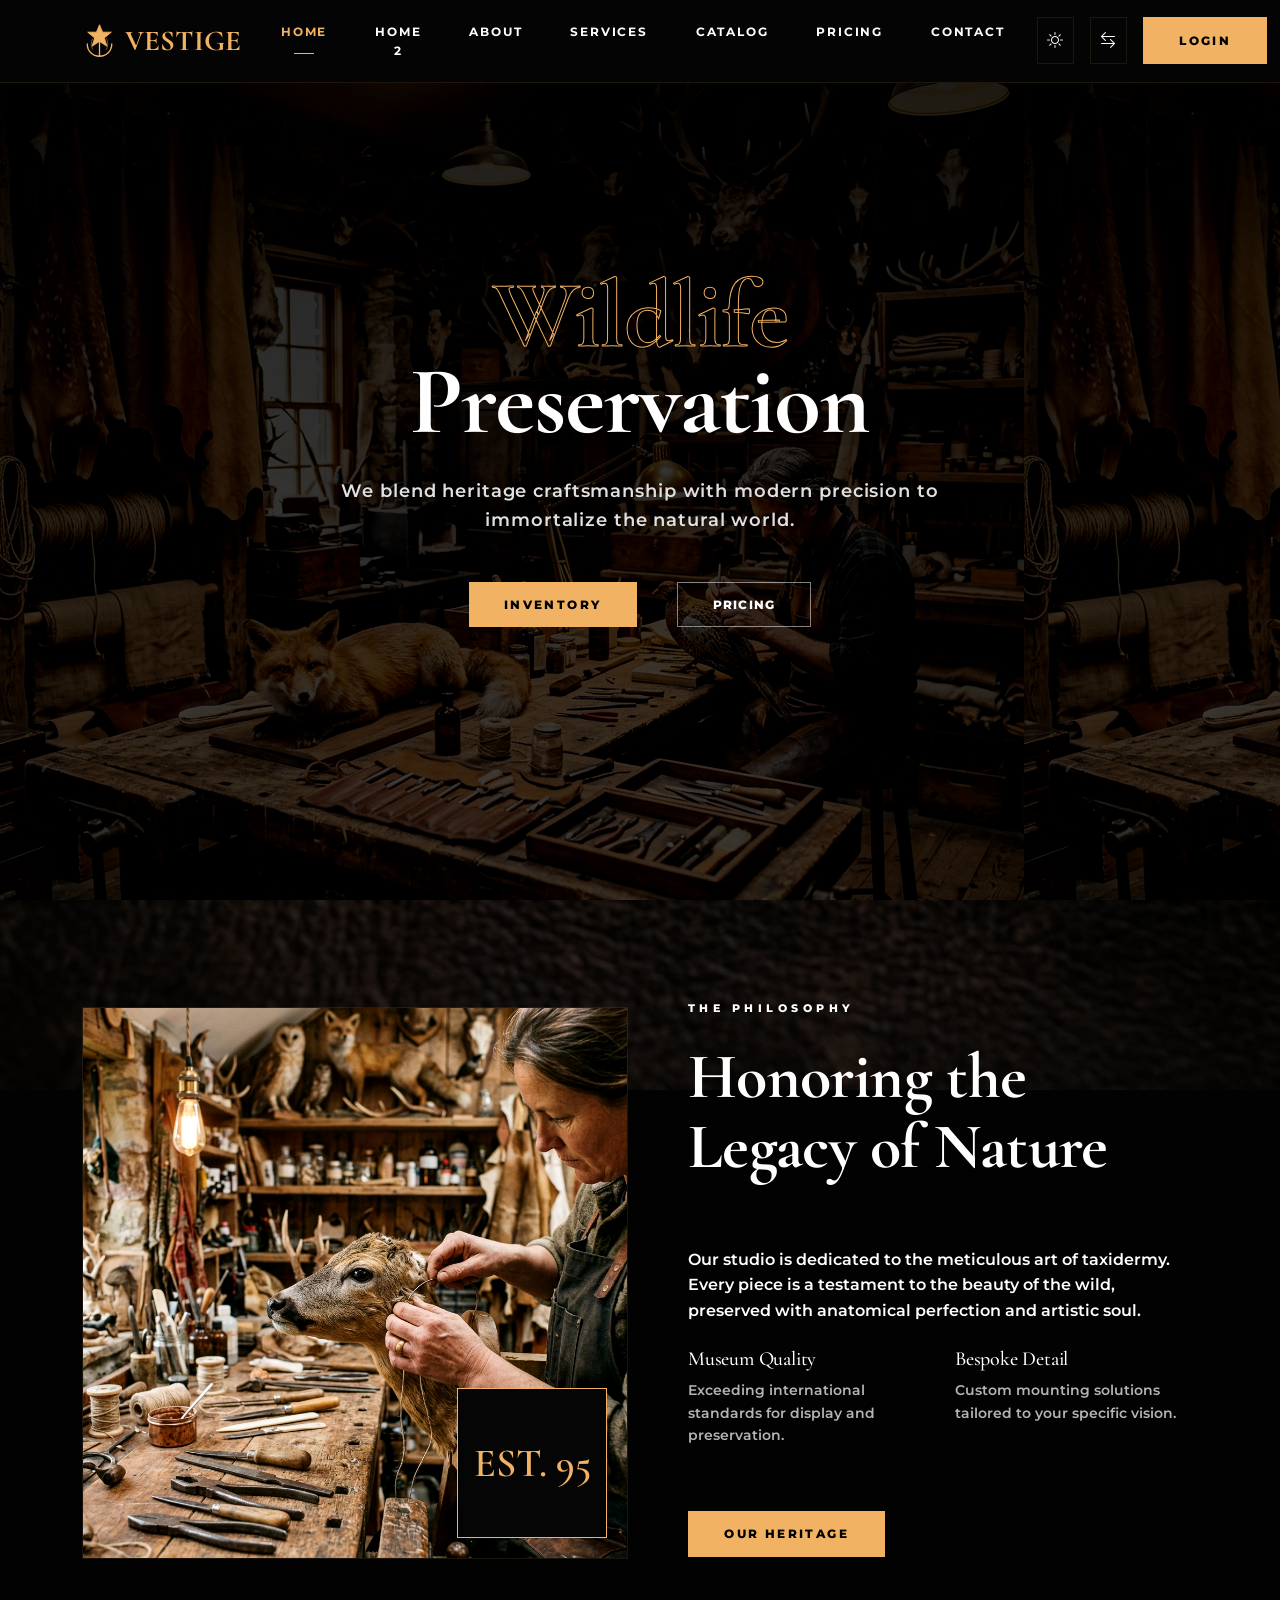
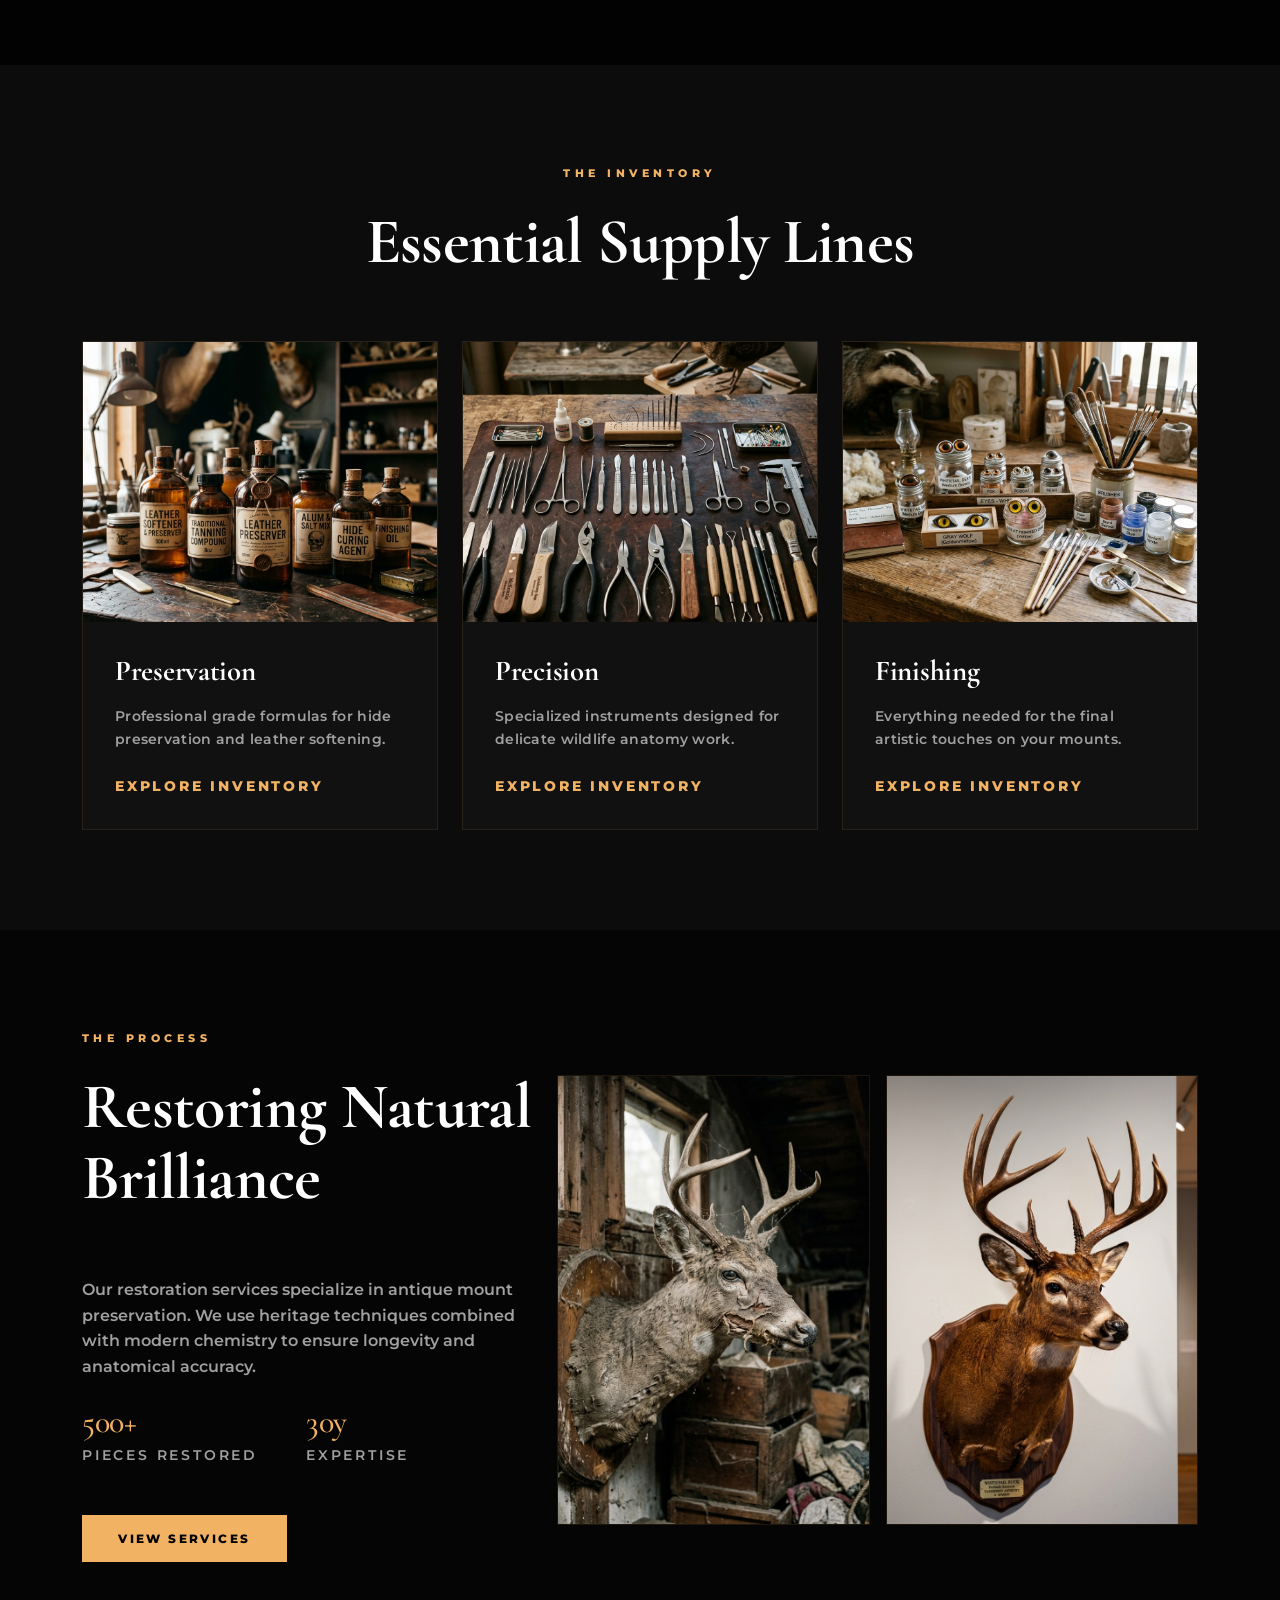
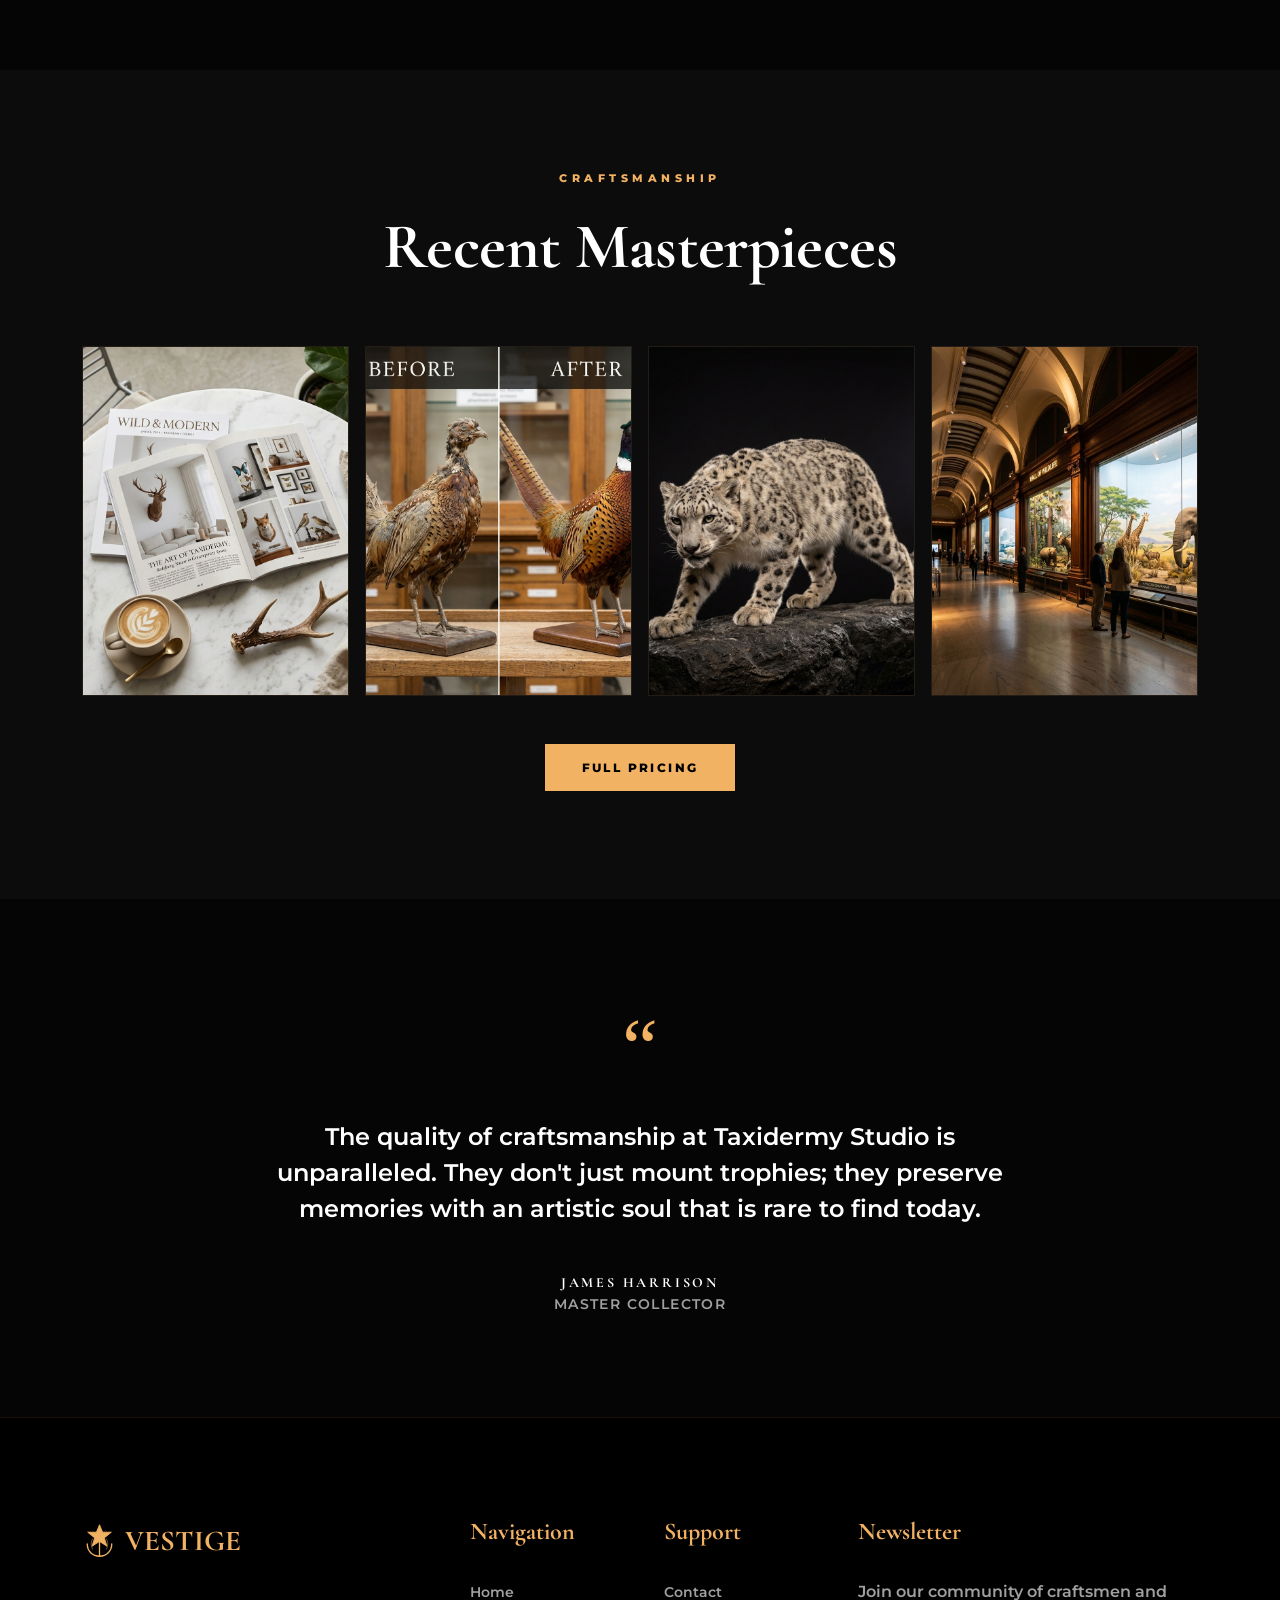
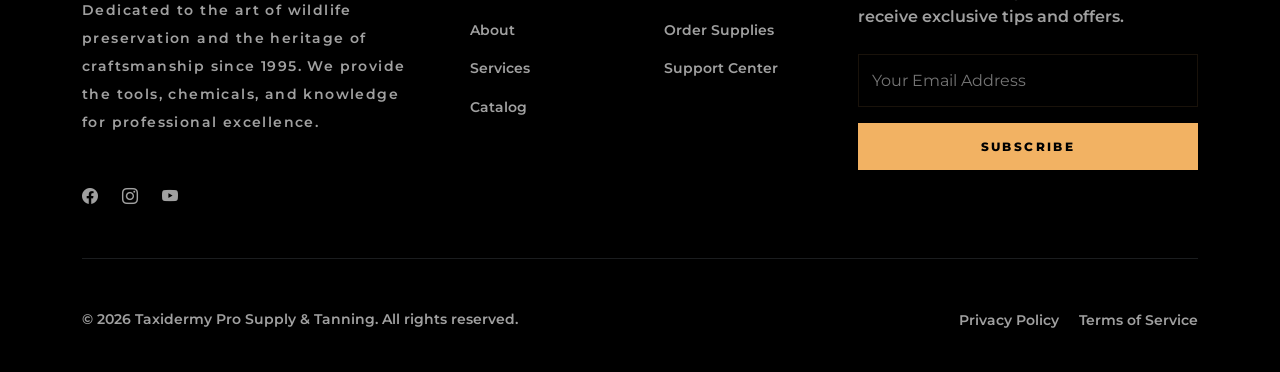
<file: index.html>
<!DOCTYPE html>
<html lang="en" dir="ltr">
<head>
    <meta charset="UTF-8">
    <meta name="viewport" content="width=device-width, initial-scale=1.0">
    <title>Taxidermy Supply & Tanning Service | Preserving Wildlife Craftsmanship</title>
    <meta name="description" content="Premium tanning solutions, professional taxidermy supplies, and artisan mounting services for professionals and enthusiasts.">
    
    <!-- Bootstrap 5 CDN -->
    <link href="https://cdn.jsdelivr.net/npm/bootstrap@5.3.0/dist/css/bootstrap.min.css" rel="stylesheet">
    <!-- Bootstrap Icons -->
    <link rel="stylesheet" href="https://cdn.jsdelivr.net/npm/bootstrap-icons@1.10.5/font/bootstrap-icons.css">
    <!-- Custom CSS -->
    <link rel="stylesheet" href="assets/css/style.css">
    <link rel="icon" type="image/svg+xml" href="assets/images/logo.svg">
</head>
<body data-theme="dark">

    <!-- Navbar -->
    <nav class="navbar navbar-expand-xl fixed-top">
        <div class="container">
            <a class="navbar-brand d-flex align-items-center" href="index.html">
                <img src="assets/images/logo.svg" alt="Logo" class="me-2" style="height: 35px;">
                VESTIGE
            </a>
            <button class="navbar-toggler" type="button" data-bs-toggle="collapse" data-bs-target="#navbarNav">
                <span class="navbar-toggler-icon"></span>
            </button>
            <div class="collapse navbar-collapse" id="navbarNav">
                <ul class="navbar-nav mx-auto text-center">
                    <li class="nav-item"><a class="nav-link active" href="index.html">Home</a></li>
                    <li class="nav-item"><a class="nav-link" href="home-2.html">Home 2</a></li>
                    <li class="nav-item"><a class="nav-link" href="about.html">About</a></li>
                    <li class="nav-item"><a class="nav-link" href="services.html">Services</a></li>
                    <li class="nav-item"><a class="nav-link" href="catalog.html">Catalog</a></li>
                    <li class="nav-item"><a class="nav-link" href="pricing.html">Pricing</a></li>
                    
                    
                    <li class="nav-item"><a class="nav-link" href="contact.html">Contact</a></li>
                </ul>
                
                <div class="d-flex flex-column flex-lg-row align-items-center gap-3 mt-4 mt-lg-0">
                    <div class="d-flex gap-2">
                        <button class="theme-toggle" id="theme-toggle" title="Toggle Theme">
                            <i class="bi bi-sun"></i>
                        </button>
                        <button class="rtl-toggle" id="rtl-toggle" title="Toggle RTL">
                            <i class="bi bi-arrow-left-right"></i>
                        </button>
                    </div>
                    <a href="login.html" class="btn-premium">Login</a>
                </div>
            </div>
        </div>
    </nav>

    <!-- Hero Section -->
    <section class="hero p-0">
        <div class="hero-bg"></div>
        <div class="hero-overlay"></div>
        <div class="container">
            <div class="hero-content text-center">
                <h1 class="reveal-text"><span>Wildlife</span> Preservation</h1>
                <p class="reveal-text">We blend heritage craftsmanship with modern precision to immortalize the natural world.</p>
                <div class="hero-btns reveal d-flex justify-content-center">
                    <a href="catalog.html" class="btn-premium me-3">Inventory</a>
                    <a href="pricing.html" class="btn btn-outline-light">Pricing</a>
                </div>
            </div>
        </div>
    </section>

    <!-- Section 1: Editorial Heritage -->
    <section class="leather-about">
        <div class="container">
            <div class="row align-items-center">
                <div class="col-lg-6 mb-5 mb-lg-0">
                    <div class="editorial-img-wrapper reveal">
                        <img src="assets/images/about-artisan.png" alt="Artisan Working" class="editorial-img">
                        <div class="editorial-img-overlay">EST. 95</div>
                    </div>
                </div>
                <div class="col-lg-6 ps-lg-5">
                    <div class="section-title reveal">
                        <span>The Philosophy</span>
                        <h2>Honoring the <br>Legacy of Nature</h2>
                    </div>
                    <p class="text-muted mb-4 reveal">Our studio is dedicated to the meticulous art of taxidermy. Every piece is a testament to the beauty of the wild, preserved with anatomical perfection and artistic soul.</p>
                    <div class="row g-4 mb-5 reveal">
                        <div class="col-sm-6 stagger">
                            <h4 class="text-white mb-2 h5">Museum Quality</h4>
                            <p class="small text-muted">Exceeding international standards for display and preservation.</p>
                        </div>
                        <div class="col-sm-6 stagger">
                            <h4 class="text-white mb-2 h5">Bespoke Detail</h4>
                            <p class="small text-muted">Custom mounting solutions tailored to your specific vision.</p>
                        </div>
                    </div>
                    <a href="about.html" class="btn-premium reveal">Our Heritage</a>
                </div>
            </div>
        </div>
    </section>

    <!-- Section 2: Interactive Supply Categories -->
    <section class="supply-categories" style="background-color: var(--secondary-bg);">
        <div class="container">
            <div class="section-title text-center reveal">
                <span>The Inventory</span>
                <h2>Essential Supply Lines</h2>
            </div>
            <div class="row g-4 supply-grid">
                <div class="col-md-4 stagger supply-item">
                    <div class="rustic-card">
                        <img src="assets/images/tanning-inventory.png" alt="Tanning Chemicals">
                        <div class="rustic-card-content">
                            <h3>Preservation</h3>
                            <p>Professional grade formulas for hide preservation and leather softening.</p>
                            <a href="catalog.html" class="small text-uppercase fw-bold letter-spacing-2" style="color: var(--accent-color);">Explore Inventory</a>
                        </div>
                    </div>
                </div>
                <div class="col-md-4 stagger supply-item">
                    <div class="rustic-card">
                        <img src="assets/images/mounting-tools.png" alt="Mounting Tools">
                        <div class="rustic-card-content">
                            <h3>Precision</h3>
                            <p>Specialized instruments designed for delicate wildlife anatomy work.</p>
                            <a href="catalog.html" class="small text-uppercase fw-bold letter-spacing-2" style="color: var(--accent-color);">Explore Inventory</a>
                        </div>
                    </div>
                </div>
                <div class="col-md-4 stagger supply-item">
                    <div class="rustic-card">
                        <img src="assets/images/finishing-supplies.png" alt="Finishing Supplies">
                        <div class="rustic-card-content">
                            <h3>Finishing</h3>
                            <p>Everything needed for the final artistic touches on your mounts.</p>
                            <a href="catalog.html" class="small text-uppercase fw-bold letter-spacing-2" style="color: var(--accent-color);">Explore Inventory</a>
                        </div>
                    </div>
                </div>
            </div>
        </div>
    </section>

    <!-- Section 3: Before/After Restoration Showcase -->
    <section class="restoration-showcase">
        <div class="container">
            <div class="row align-items-center">
                <div class="col-lg-5">
                    <div class="section-title reveal">
                        <span>The Process</span>
                        <h2>Restoring Natural Brilliance</h2>
                    </div>
                    <p class="text-muted mb-4 reveal">Our restoration services specialize in antique mount preservation. We use heritage techniques combined with modern chemistry to ensure longevity and anatomical accuracy.</p>
                    <div class="d-flex align-items-center mb-5 reveal">
                        <div class="me-5">
                            <h4 class="h2 mb-0" style="color: var(--accent-color);">500+</h4>
                            <span class="small text-uppercase text-muted letter-spacing-2">Pieces Restored</span>
                        </div>
                        <div>
                            <h4 class="h2 mb-0" style="color: var(--accent-color);">30y</h4>
                            <span class="small text-uppercase text-muted letter-spacing-2">Expertise</span>
                        </div>
                    </div>
                    <a href="services.html" class="btn-premium reveal">View Services</a>
                </div>
                <div class="col-lg-7">
                    <div class="row g-3 reveal">
                        <div class="col-6">
                            <div class="editorial-img-wrapper" style="height: 450px;">
                                <img src="assets/images/before-restoration.png" alt="Before" class="img-fluid w-100 h-100 object-fit-cover grayscale">
                            </div>
                        </div>
                        <div class="col-6">
                            <div class="editorial-img-wrapper" style="height: 450px;">
                                <img src="assets/images/after-restoration.png" alt="After" class="img-fluid w-100 h-100 object-fit-cover">
                            </div>
                        </div>
                    </div>
                </div>
            </div>
        </div>
    </section>

    <!-- Section 4: Exhibition Gallery -->
    <section class="gallery-carousel" style="background-color: var(--secondary-bg);">
        <div class="container">
            <div class="section-title text-center reveal">
                <span>Craftsmanship</span>
                <h2>Recent Masterpieces</h2>
            </div>
            <div class="row g-3">
                <div class="col-md-3 col-12">
                    <div class="editorial-img-wrapper reveal" style="height: 350px;">
                        <img src="assets/images/blog-1.png" alt="Gallery 1" class="img-fluid w-100 h-100 object-fit-cover">
                        <div class="gallery-overlay">
                            <h4 class="mb-1">Whitetail Trophy</h4>
                            <p class="small text-accent mb-0">Professional Shoulder Mount</p>
                        </div>
                    </div>
                </div>
                <div class="col-md-3 col-12">
                    <div class="editorial-img-wrapper reveal" style="height: 350px;">
                        <img src="assets/images/blog-2.png" alt="Gallery 2" class="img-fluid w-100 h-100 object-fit-cover">
                        <div class="gallery-overlay">
                            <h4 class="mb-1">Arctic Predator</h4>
                            <p class="small text-accent mb-0">Full Life-Size Display</p>
                        </div>
                    </div>
                </div>
                <div class="col-md-3 col-12">
                    <div class="editorial-img-wrapper reveal" style="height: 350px;">
                        <img src="assets/images/gallery-1.png" alt="Gallery 3" class="img-fluid w-100 h-100 object-fit-cover">
                        <div class="gallery-overlay">
                            <h4 class="mb-1">Alpine Heritage</h4>
                            <p class="small text-accent mb-0">Custom Habitat Base</p>
                        </div>
                    </div>
                </div>
                <div class="col-md-3 col-12">
                    <div class="editorial-img-wrapper reveal" style="height: 350px;">
                        <img src="assets/images/blog-3.png" alt="Gallery 4" class="img-fluid w-100 h-100 object-fit-cover">
                        <div class="gallery-overlay">
                            <h4 class="mb-1">Plains Legacy</h4>
                            <p class="small text-accent mb-0">European Style Skull</p>
                        </div>
                    </div>
                </div>

            </div>
            <div class="text-center mt-5">
                <a href="pricing.html" class="btn-premium reveal">Full Pricing</a>
            </div>
        </div>
    </section>

    <!-- Section 5: Testimonials -->
    <section class="testimonials">
        <div class="container">
            <div class="row justify-content-center">
                <div class="col-lg-8">
                    <div class="testimonial-item text-center reveal">
                        <span class="display-1 d-block mb-4" style="color: var(--accent-color); font-family: serif;">&ldquo;</span>
                        <p class="fs-4 italic mb-5 lh-base">The quality of craftsmanship at Taxidermy Studio is unparalleled. They don't just mount trophies; they preserve memories with an artistic soul that is rare to find today.</p>
                        <h5 class="mb-0 text-uppercase letter-spacing-2 small">James Harrison</h5>
                        <span class="text-muted small text-uppercase letter-spacing-1">Master Collector</span>
                    </div>
                </div>
            </div>
        </div>
    </section>

    <!-- Footer -->
    <footer>
        <div class="container">
            <div class="row g-5">
                <div class="col-lg-4">
                    <div class="footer-logo d-flex align-items-center">
                        <img src="assets/images/logo.svg" alt="Logo" class="me-2" style="height: 35px;">
                        VESTIGE
                    </div>
                    <p class="text-muted mb-5 small letter-spacing-1 lh-lg">Dedicated to the art of wildlife preservation and the heritage of craftsmanship since 1995. We provide the tools, chemicals, and knowledge for professional excellence.</p>
                    <div class="social-links d-flex gap-4">
                        <a href="#" class="text-muted hover-accent"><i class="bi bi-facebook"></i></a>
                        <a href="#" class="text-muted hover-accent"><i class="bi bi-instagram"></i></a>
                        <a href="#" class="text-muted hover-accent"><i class="bi bi-youtube"></i></a>
                    </div>
                </div>
                <div class="col-lg-2 footer-links">
                    <h4>Navigation</h4>
                    <ul>
                        <li><a href="index.html">Home</a></li>
                        <li><a href="about.html">About</a></li>
                        <li><a href="services.html">Services</a></li>
                        <li><a href="catalog.html">Catalog</a></li>
                    </ul>
                </div>
                <div class="col-lg-2 footer-links">
                    <h4>Support</h4>
                    <ul>
                        <li><a href="contact.html">Contact</a></li>
                        <li><a href="order-form.html">Order Supplies</a></li>
                        
                        <li><a href="404.html">Support Center</a></li>
                    </ul>
                </div>
                <div class="col-lg-4">
                    <h4>Newsletter</h4>
                    <p class="text-muted mb-4">Join our community of craftsmen and receive exclusive tips and offers.</p>
                    <form class="newsletter-form">
                        <input type="email" placeholder="Your Email Address" required>
                        <button type="submit" class="btn-premium w-100">Subscribe</button>
                    </form>
                </div>
            </div>
            <hr class="my-5 border-secondary">
            <div class="row align-items-center">
                <div class="col-md-6 text-center text-md-start">
                    <p class="mb-0 small text-muted">&copy; 2026 Taxidermy Pro Supply & Tanning. All rights reserved.</p>
                </div>
                <div class="col-md-6 text-center text-md-end mt-3 mt-md-0">
                    <a href="#" class="small text-muted me-3">Privacy Policy</a>
                    <a href="#" class="small text-muted">Terms of Service</a>
                </div>
            </div>
        </div>
    </footer>

    <!-- Scripts -->
    <script src="https://cdn.jsdelivr.net/npm/bootstrap@5.3.0/dist/js/bootstrap.bundle.min.js"></script>
    <script src="assets/js/main.js"></script>

    <button id="back-to-top" title="Back to Top"><i class="bi bi-arrow-up"></i></button>
</body>
</html>
</file>
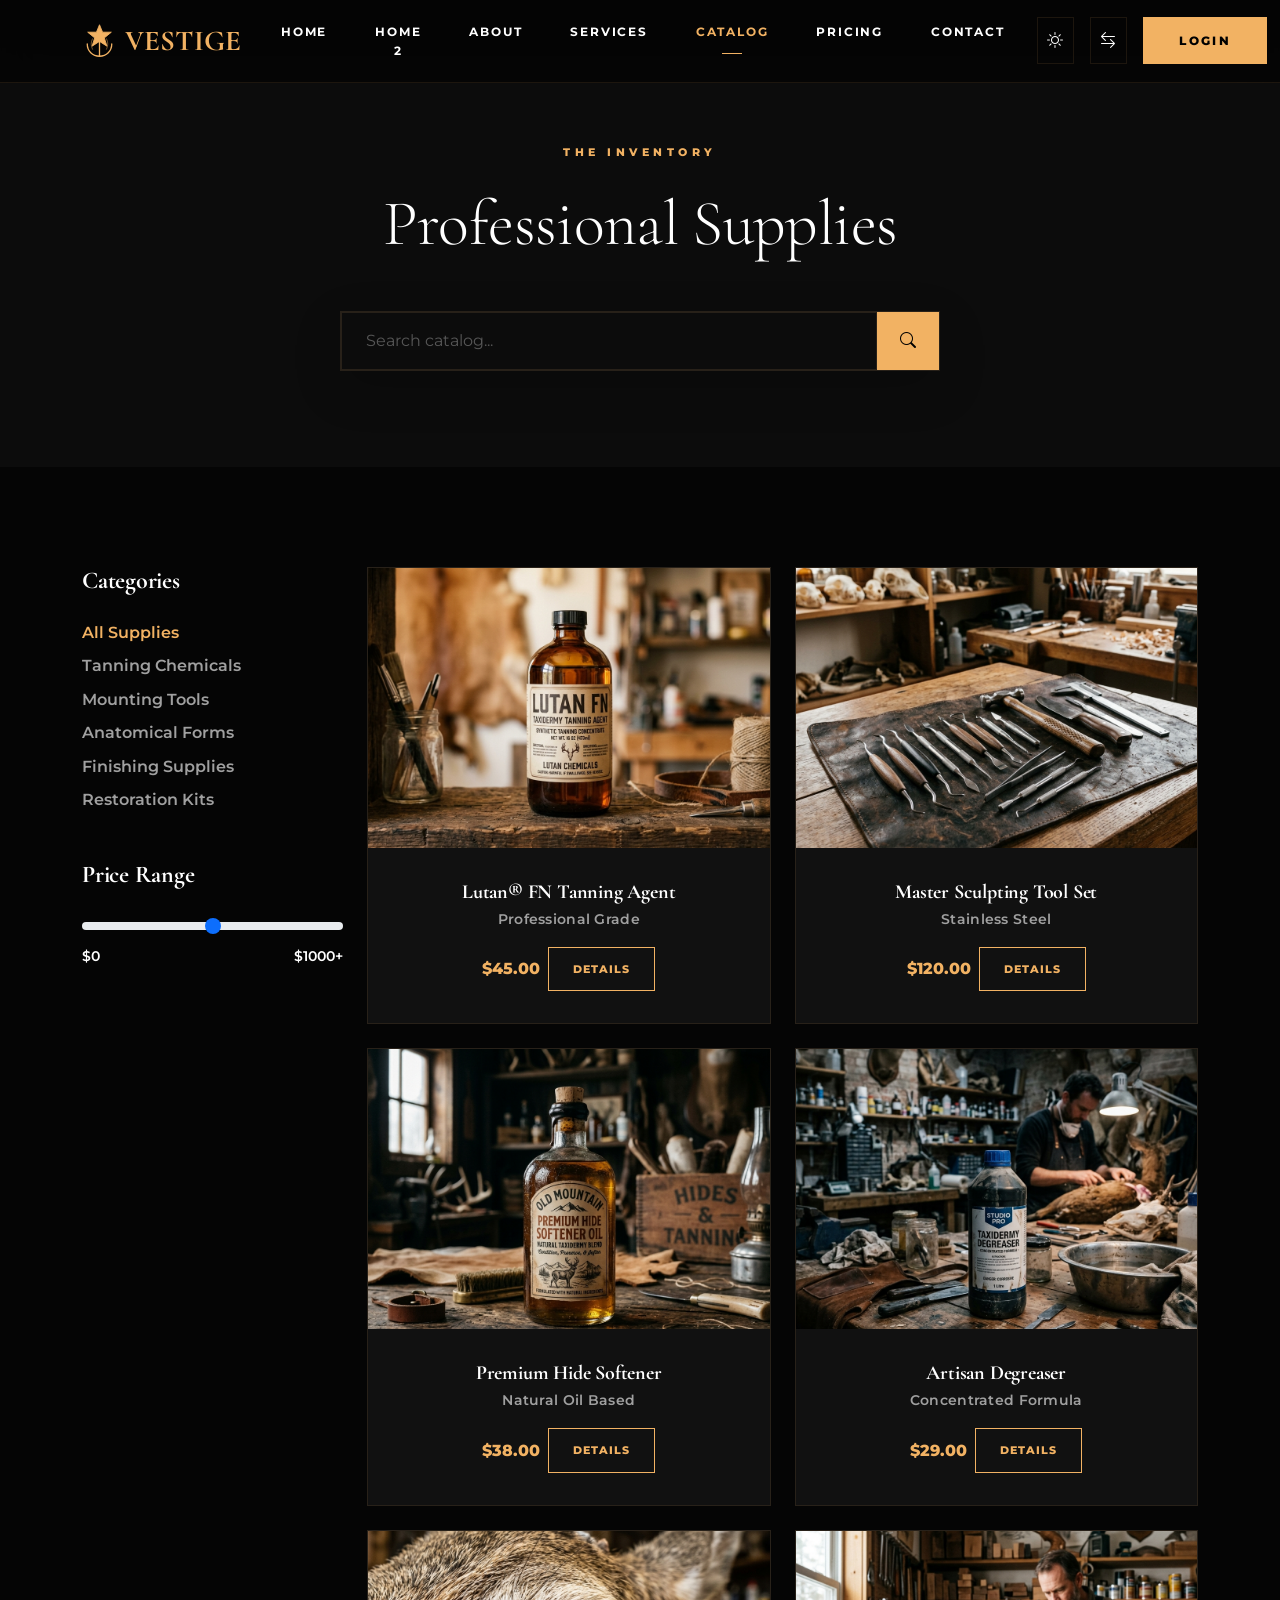
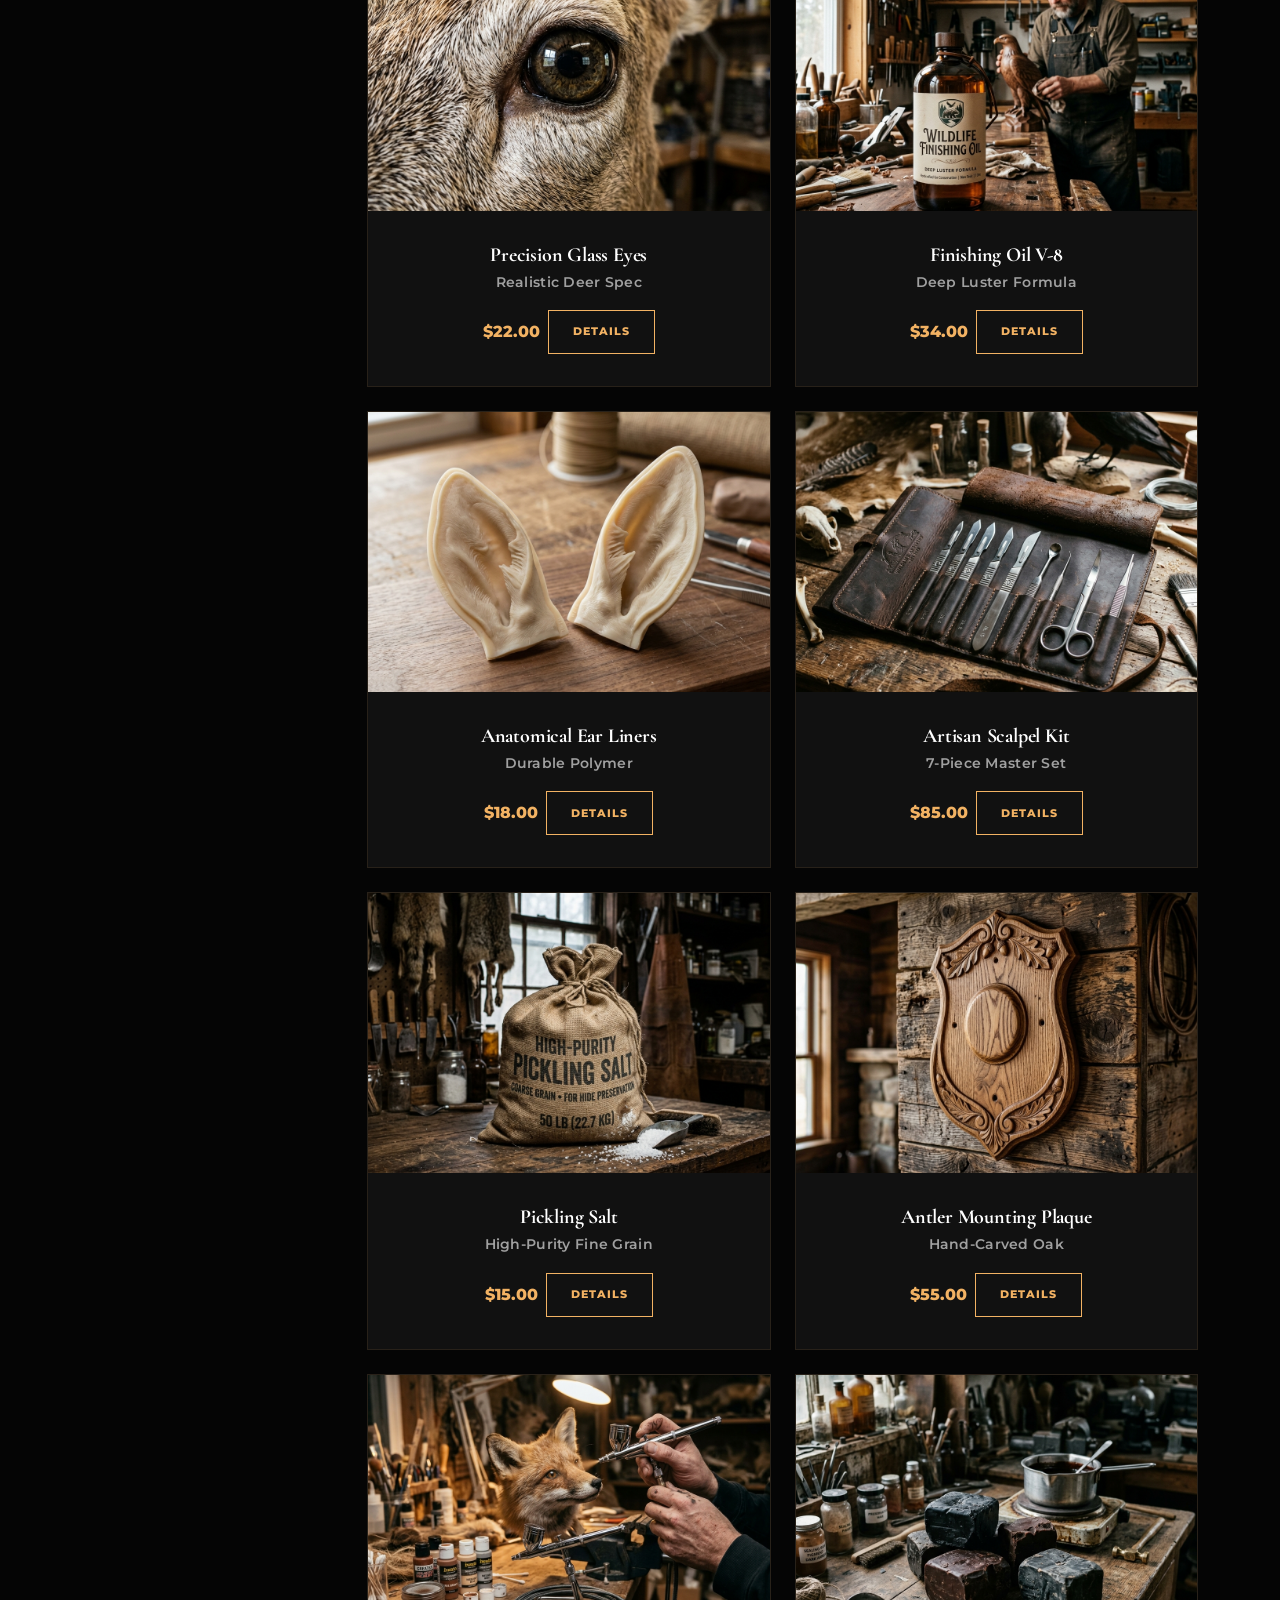
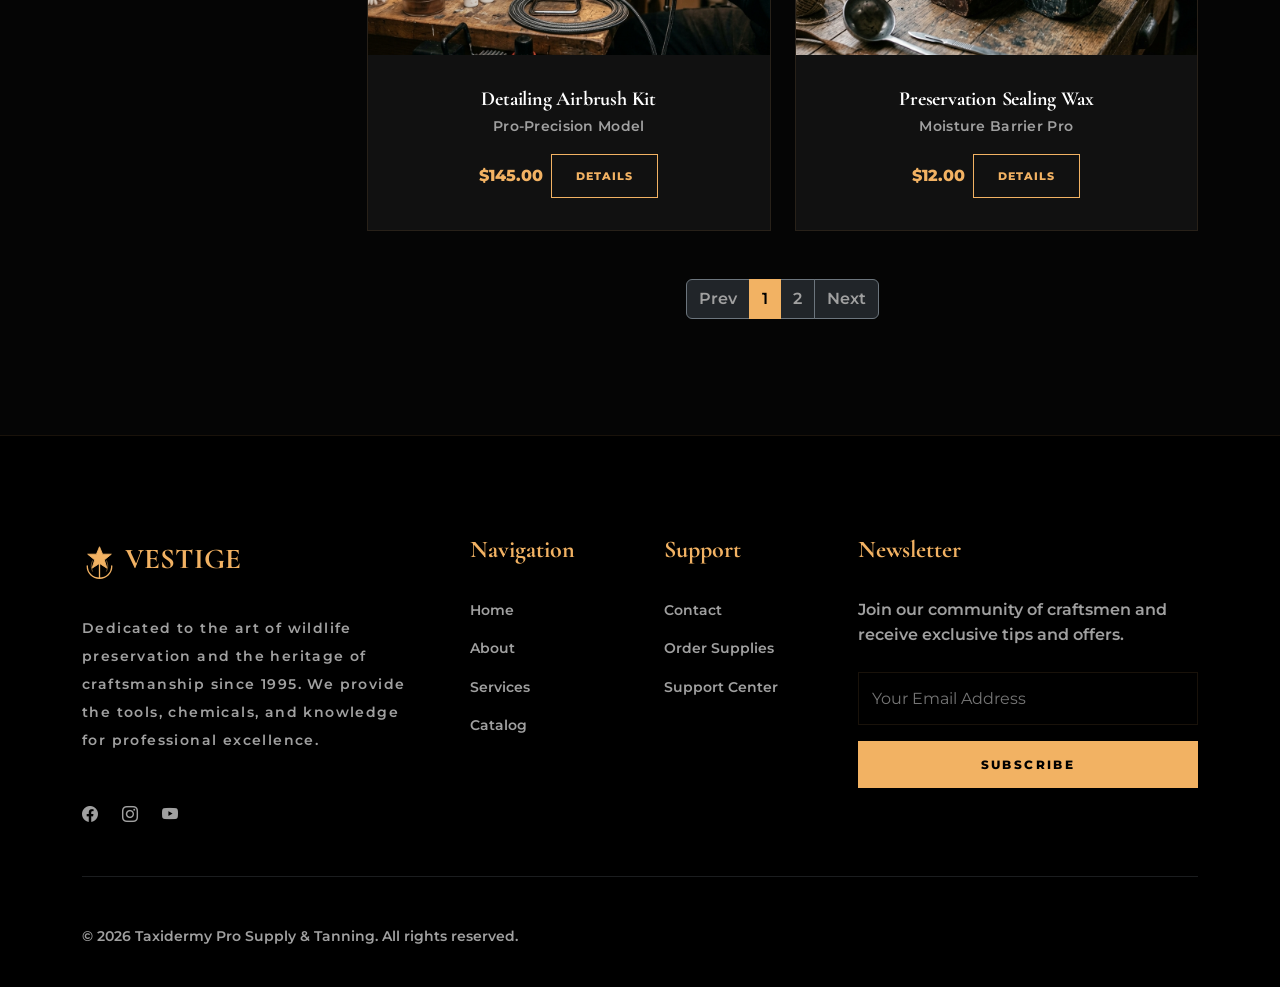
<file: catalog.html>
<!DOCTYPE html>
<html lang="en" dir="ltr">
<head>
    <meta charset="UTF-8">
    <meta name="viewport" content="width=device-width, initial-scale=1.0">
    <title>Supply Catalog | Taxidermy Pro</title>
    <link href="https://cdn.jsdelivr.net/npm/bootstrap@5.3.0/dist/css/bootstrap.min.css" rel="stylesheet">
    <link rel="stylesheet" href="https://cdn.jsdelivr.net/npm/bootstrap-icons@1.10.5/font/bootstrap-icons.css">
    <link rel="stylesheet" href="assets/css/style.css">
    <link rel="icon" type="image/svg+xml" href="assets/images/logo.svg">
</head>
<body data-theme="dark">

    <!-- Navbar -->
    <nav class="navbar navbar-expand-xl fixed-top">
        <div class="container">
            <a class="navbar-brand d-flex align-items-center" href="index.html">
                <img src="assets/images/logo.svg" alt="Logo" class="me-2" style="height: 35px;">
                VESTIGE
            </a>
            <button class="navbar-toggler" type="button" data-bs-toggle="collapse" data-bs-target="#navbarNav">
                <span class="navbar-toggler-icon"></span>
            </button>
            <div class="collapse navbar-collapse" id="navbarNav">
                <ul class="navbar-nav mx-auto text-center">
                    <li class="nav-item"><a class="nav-link" href="index.html">Home</a></li>
                    <li class="nav-item"><a class="nav-link" href="home-2.html">Home 2</a></li>
                    <li class="nav-item"><a class="nav-link" href="about.html">About</a></li>
                    <li class="nav-item"><a class="nav-link" href="services.html">Services</a></li>
                    <li class="nav-item"><a class="nav-link active" href="catalog.html">Catalog</a></li>
                    <li class="nav-item"><a class="nav-link" href="pricing.html">Pricing</a></li>
                    
                    
                    <li class="nav-item"><a class="nav-link" href="contact.html">Contact</a></li>
                </ul>
                
                <div class="d-flex flex-column flex-lg-row align-items-center gap-3 mt-4 mt-lg-0">
                    <div class="d-flex gap-2">
                        <button class="theme-toggle" id="theme-toggle" title="Toggle Theme">
                            <i class="bi bi-sun"></i>
                        </button>
                        <button class="rtl-toggle" id="rtl-toggle" title="Toggle RTL">
                            <i class="bi bi-arrow-left-right"></i>
                        </button>
                    </div>
                    <a href="login.html" class="btn-premium">Login</a>
                </div>
            </div>
        </div>
    </nav>

    <section class="py-5 mt-5 bg-secondary-custom catalog-hero" style="background-color: var(--secondary-bg);">
        <div class="container py-5 text-center">
            <div class="section-title mb-5 reveal">
                <span>The Inventory</span>
                <h1 class="display-3">Professional Supplies</h1>
            </div>
            <div class="max-width-600 mx-auto mt-4 px-3 px-md-0">
                <div class="search-wrapper reveal d-flex shadow-lg" style="border: 1px solid var(--border-color); background: var(--card-bg);">
                    <input type="text" class="form-control border-0 bg-transparent ps-4 py-3 rounded-0" placeholder="Search catalog..." style="color: var(--text-primary); flex-grow: 1;">
                    <button class="btn btn-tan rounded-0 px-4 d-flex align-items-center justify-content-center" style="background: var(--accent-color); color: #000; border: none; min-width: 60px;">
                        <i class="bi bi-search fw-bold"></i>
                    </button>
                </div>
            </div>
        </div>
    </section>

    <section>
        <div class="container">
            <div class="row">
                <!-- Sidebar Filters -->
                <div class="col-lg-3 mb-5">
                    <div class="reveal">
                        <h4 class="mb-4">Categories</h4>
                        <ul class="list-unstyled">
                            <li class="mb-2"><a href="#" class="text-tan">All Supplies</a></li>
                            <li class="mb-2"><a href="#" class="text-muted">Tanning Chemicals</a></li>
                            <li class="mb-2"><a href="#" class="text-muted">Mounting Tools</a></li>
                            <li class="mb-2"><a href="#" class="text-muted">Anatomical Forms</a></li>
                            <li class="mb-2"><a href="#" class="text-muted">Finishing Supplies</a></li>
                            <li class="mb-2"><a href="#" class="text-muted">Restoration Kits</a></li>
                        </ul>
                        
                        <h4 class="mt-5 mb-4">Price Range</h4>
                        <input type="range" class="form-range" min="0" max="1000" id="priceRange">
                        <div class="d-flex justify-content-between text-muted small">
                            <span>$0</span>
                            <span>$1000+</span>
                        </div>
                    </div>
                </div>
                
                <!-- Product Grid -->
                <div class="col-lg-9 catalog-products">
                    <div class="row g-4">
                        <!-- Product Item -->
                        <div class="col-md-6 col-sm-6">
                            <div class="rustic-card reveal">
                                <img src="assets/images/catalog-item-1.png" alt="Product">
                                <div class="rustic-card-content">
                                    <h5 class="mb-1">Lutan® FN Tanning Agent</h5>
                                    <p class="small text-muted mb-3">Professional Grade</p>
                                    <div class="mt-auto d-flex flex-column flex-xl-row justify-content-between align-items-center gap-2">
                                        <span class="text-tan fw-bold">$45.00</span>
                                        <a href="catalog.html" class="btn btn-sm btn-outline-tan rounded-0 w-100 w-xl-auto">Details</a>
                                    </div>
                                </div>
                            </div>
                        </div>
                        <!-- Repeat products -->
                        <div class="col-md-6 col-sm-6">
                            <div class="rustic-card reveal">
                                <img src="assets/images/catalog-item-2.png" alt="Product">
                                <div class="rustic-card-content">
                                    <h5 class="mb-1">Master Sculpting Tool Set</h5>
                                    <p class="small text-muted mb-3">Stainless Steel</p>
                                    <div class="mt-auto d-flex flex-column flex-xl-row justify-content-between align-items-center gap-2">
                                        <span class="text-tan fw-bold">$120.00</span>
                                        <a href="catalog.html" class="btn btn-sm btn-outline-tan rounded-0 w-100 w-xl-auto">Details</a>
                                    </div>
                                </div>
                            </div>
                        </div>
                        <div class="col-md-6 col-sm-6">
                            <div class="rustic-card reveal">
                                <img src="assets/images/catalog-item-3.png" alt="Product">
                                <div class="rustic-card-content">
                                    <h5 class="mb-1">Premium Hide Softener</h5>
                                    <p class="small text-muted mb-3">Natural Oil Based</p>
                                    <div class="mt-auto d-flex flex-column flex-xl-row justify-content-between align-items-center gap-2">
                                        <span class="text-tan fw-bold">$38.00</span>
                                        <a href="catalog.html" class="btn btn-sm btn-outline-tan rounded-0 w-100 w-xl-auto">Details</a>
                                    </div>
                                </div>
                            </div>
                        </div>
                        <!-- Add more items to fill the grid -->
                        <div class="col-md-6 col-sm-6">
                            <div class="rustic-card reveal">
                                <img src="assets/images/catalog-item-4.png" alt="Product">
                                <div class="rustic-card-content">
                                    <h5 class="mb-1">Artisan Degreaser</h5>
                                    <p class="small text-muted mb-3">Concentrated Formula</p>
                                    <div class="mt-auto d-flex flex-column flex-xl-row justify-content-between align-items-center gap-2">
                                        <span class="text-tan fw-bold">$29.00</span>
                                        <a href="catalog.html" class="btn btn-sm btn-outline-tan rounded-0 w-100 w-xl-auto">Details</a>
                                    </div>
                                </div>
                            </div>
                        </div>
                        
                        <!-- New Items -->
                        <div class="col-md-6 col-sm-6">
                            <div class="rustic-card reveal">
                                <img src="assets/images/catalog-item-5.png" alt="Product">
                                <div class="rustic-card-content">
                                    <h5 class="mb-1">Precision Glass Eyes</h5>
                                    <p class="small text-muted mb-3">Realistic Deer Spec</p>
                                    <div class="mt-auto d-flex flex-column flex-xl-row justify-content-between align-items-center gap-2">
                                        <span class="text-tan fw-bold">$22.00</span>
                                        <a href="catalog.html" class="btn btn-sm btn-outline-tan rounded-0 w-100 w-xl-auto">Details</a>
                                    </div>
                                </div>
                            </div>
                        </div>
                        <div class="col-md-6 col-sm-6">
                            <div class="rustic-card reveal">
                                <img src="assets/images/catalog-item-6.png" alt="Product">
                                <div class="rustic-card-content">
                                    <h5 class="mb-1">Finishing Oil V-8</h5>
                                    <p class="small text-muted mb-3">Deep Luster Formula</p>
                                    <div class="mt-auto d-flex flex-column flex-xl-row justify-content-between align-items-center gap-2">
                                        <span class="text-tan fw-bold">$34.00</span>
                                        <a href="catalog.html" class="btn btn-sm btn-outline-tan rounded-0 w-100 w-xl-auto">Details</a>
                                    </div>
                                </div>
                            </div>
                        </div>
                        <div class="col-md-6 col-sm-6">
                            <div class="rustic-card reveal">
                                <img src="assets/images/catalog-item-7.png" alt="Product">
                                <div class="rustic-card-content">
                                    <h5 class="mb-1">Anatomical Ear Liners</h5>
                                    <p class="small text-muted mb-3">Durable Polymer</p>
                                    <div class="mt-auto d-flex flex-column flex-xl-row justify-content-between align-items-center gap-2">
                                        <span class="text-tan fw-bold">$18.00</span>
                                        <a href="catalog.html" class="btn btn-sm btn-outline-tan rounded-0 w-100 w-xl-auto">Details</a>
                                    </div>
                                </div>
                            </div>
                        </div>
                        <div class="col-md-6 col-sm-6">
                            <div class="rustic-card reveal">
                                <img src="assets/images/catalog-item-8.png" alt="Product">
                                <div class="rustic-card-content">
                                    <h5 class="mb-1">Artisan Scalpel Kit</h5>
                                    <p class="small text-muted mb-3">7-Piece Master Set</p>
                                    <div class="mt-auto d-flex flex-column flex-xl-row justify-content-between align-items-center gap-2">
                                        <span class="text-tan fw-bold">$85.00</span>
                                        <a href="catalog.html" class="btn btn-sm btn-outline-tan rounded-0 w-100 w-xl-auto">Details</a>
                                    </div>
                                </div>
                            </div>
                        </div>
                        <div class="col-md-6 col-sm-6">
                            <div class="rustic-card reveal">
                                <img src="assets/images/catalog-item-9.png" alt="Product">
                                <div class="rustic-card-content">
                                    <h5 class="mb-1">Pickling Salt</h5>
                                    <p class="small text-muted mb-3">High-Purity Fine Grain</p>
                                    <div class="mt-auto d-flex flex-column flex-xl-row justify-content-between align-items-center gap-2">
                                        <span class="text-tan fw-bold">$15.00</span>
                                        <a href="catalog.html" class="btn btn-sm btn-outline-tan rounded-0 w-100 w-xl-auto">Details</a>
                                    </div>
                                </div>
                            </div>
                        </div>
                        <div class="col-md-6 col-sm-6">
                            <div class="rustic-card reveal">
                                <img src="assets/images/catalog-item-10.png" alt="Product">
                                <div class="rustic-card-content">
                                    <h5 class="mb-1">Antler Mounting Plaque</h5>
                                    <p class="small text-muted mb-3">Hand-Carved Oak</p>
                                    <div class="mt-auto d-flex flex-column flex-xl-row justify-content-between align-items-center gap-2">
                                        <span class="text-tan fw-bold">$55.00</span>
                                        <a href="catalog.html" class="btn btn-sm btn-outline-tan rounded-0 w-100 w-xl-auto">Details</a>
                                    </div>
                                </div>
                            </div>
                        </div>
                        <div class="col-md-6 col-sm-6">
                            <div class="rustic-card reveal">
                                <img src="assets/images/catalog-item-11.png" alt="Product">
                                <div class="rustic-card-content">
                                    <h5 class="mb-1">Detailing Airbrush Kit</h5>
                                    <p class="small text-muted mb-3">Pro-Precision Model</p>
                                    <div class="mt-auto d-flex flex-column flex-xl-row justify-content-between align-items-center gap-2">
                                        <span class="text-tan fw-bold">$145.00</span>
                                        <a href="catalog.html" class="btn btn-sm btn-outline-tan rounded-0 w-100 w-xl-auto">Details</a>
                                    </div>
                                </div>
                            </div>
                        </div>
                        <div class="col-md-6 col-sm-6">
                            <div class="rustic-card reveal">
                                <img src="assets/images/catalog-item-12.png" alt="Product">
                                <div class="rustic-card-content">
                                    <h5 class="mb-1">Preservation Sealing Wax</h5>
                                    <p class="small text-muted mb-3">Moisture Barrier Pro</p>
                                    <div class="mt-auto d-flex flex-column flex-xl-row justify-content-between align-items-center gap-2">
                                        <span class="text-tan fw-bold">$12.00</span>
                                        <a href="catalog.html" class="btn btn-sm btn-outline-tan rounded-0 w-100 w-xl-auto">Details</a>
                                    </div>
                                </div>
                            </div>
                        </div>
                    </div>
                    
                    <!-- Pagination -->
                    <nav class="mt-5">
                        <ul class="pagination justify-content-center">
                            <li class="page-item disabled"><a class="page-link bg-dark border-secondary text-muted" href="#">Prev</a></li>
                            <li class="page-item active"><a class="page-link bg-tan border-tan text-white" href="#" style="background: var(--tan-leather);">1</a></li>
                            <li class="page-item"><a class="page-link bg-dark border-secondary text-muted" href="#">2</a></li>
                            <li class="page-item"><a class="page-link bg-dark border-secondary text-muted" href="#">Next</a></li>
                        </ul>
                    </nav>
                </div>
            </div>
        </div>
    </section>

    <!-- Footer -->
    <footer>
        <div class="container">
            <div class="row g-5">
                <div class="col-lg-4">
                    <div class="footer-logo"><img src="assets/images/logo.svg" alt="Logo" class="me-2" style="height: 35px;">VESTIGE</div>
                    <p class="text-muted mb-5 small letter-spacing-1 lh-lg">Dedicated to the art of wildlife preservation and the heritage of craftsmanship since 1995. We provide the tools, chemicals, and knowledge for professional excellence.</p>
                    <div class="social-links d-flex gap-4">
                        <a href="#" class="text-muted hover-accent"><i class="bi bi-facebook"></i></a>
                        <a href="#" class="text-muted hover-accent"><i class="bi bi-instagram"></i></a>
                        <a href="#" class="text-muted hover-accent"><i class="bi bi-youtube"></i></a>
                    </div>
                </div>
                <div class="col-lg-2 footer-links">
                    <h4>Navigation</h4>
                    <ul>
                        <li><a href="index.html">Home</a></li>
                        <li><a href="about.html">About</a></li>
                        <li><a href="services.html">Services</a></li>
                        <li><a href="catalog.html">Catalog</a></li>
                    </ul>
                </div>
                <div class="col-lg-2 footer-links">
                    <h4>Support</h4>
                    <ul>
                        <li><a href="contact.html">Contact</a></li>
                        <li><a href="order-form.html">Order Supplies</a></li>
                        
                        <li><a href="404.html">Support Center</a></li>
                    </ul>
                </div>
                <div class="col-lg-4">
                    <h4>Newsletter</h4>
                    <p class="text-muted mb-4">Join our community of craftsmen and receive exclusive tips and offers.</p>
                    <form class="newsletter-form">
                        <input type="email" placeholder="Your Email Address" required>
                        <button type="submit" class="btn-premium w-100">Subscribe</button>
                    </form>
                </div>
            </div>
            <hr class="my-5 border-secondary">
            <div class="row align-items-center">
                <div class="col-md-6 text-center text-md-start">
                    <p class="mb-0 small text-muted">&copy; 2026 Taxidermy Pro Supply & Tanning. All rights reserved.</p>
                </div>
            </div>
        </div>
    </footer>

    <script src="https://cdn.jsdelivr.net/npm/bootstrap@5.3.0/dist/js/bootstrap.bundle.min.js"></script>
    <script src="assets/js/main.js"></script>

    <button id="back-to-top" title="Back to Top"><i class="bi bi-arrow-up"></i></button>
</body>
</html>
</file>
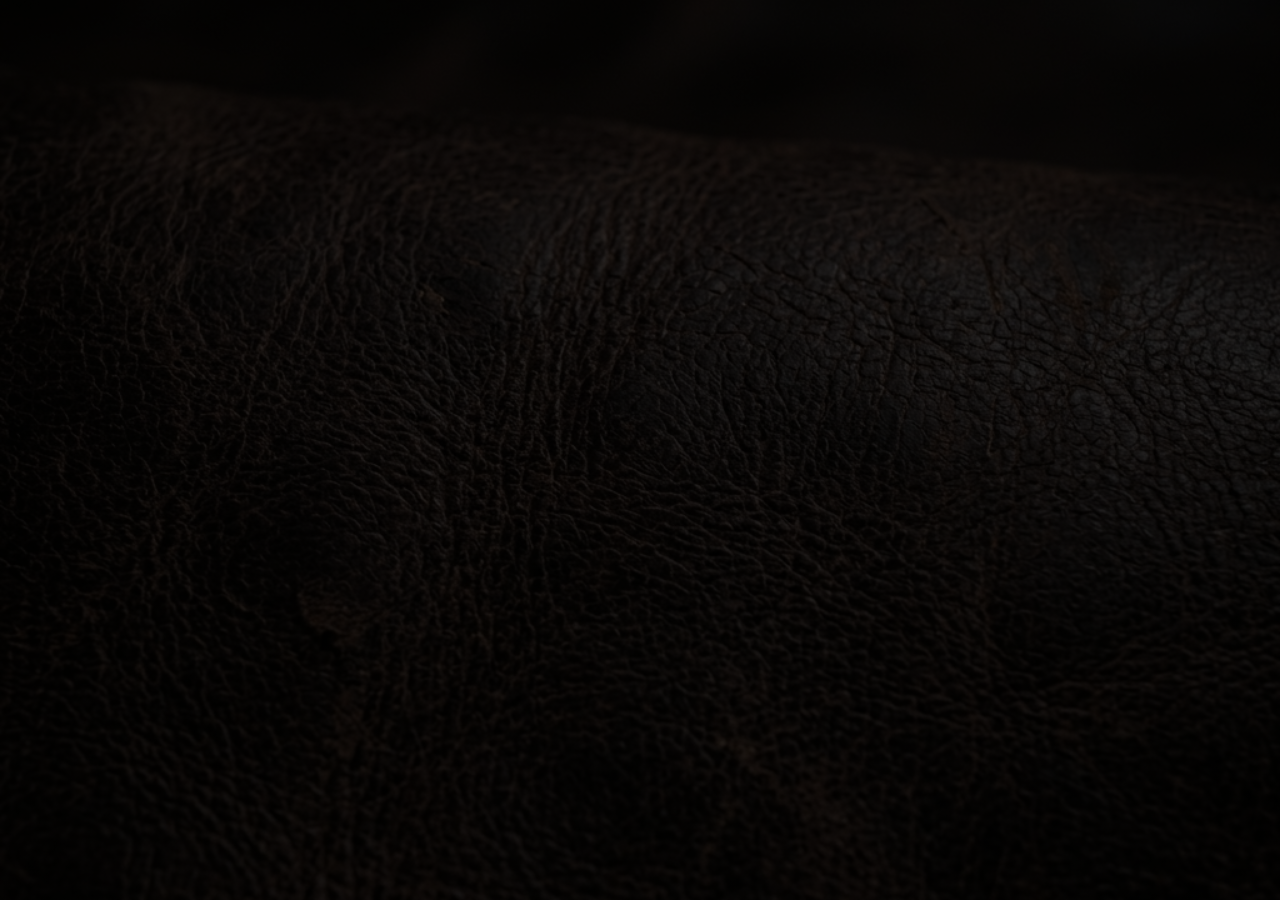
<file: coming-soon.html>
<!DOCTYPE html>
<html lang="en">
<head>
    <meta charset="UTF-8">
    <meta name="viewport" content="width=device-width, initial-scale=1.0">
    <title>Coming Soon | Taxidermy Pro</title>
    <link href="https://cdn.jsdelivr.net/npm/bootstrap@5.3.0/dist/css/bootstrap.min.css" rel="stylesheet">
    <link rel="stylesheet" href="assets/css/style.css">
    <link rel="icon" type="image/svg+xml" href="assets/images/logo.svg">
</head>
<body data-theme="dark">
    <div class="auth-wrapper">
        <div class="auth-card reveal text-center" style="max-width: 800px;">
            <div class="footer-logo mb-3"><img src="assets/images/logo.svg" alt="Logo" class="me-2" style="height: 35px;">VESTIGE</div>
            <h1 class="display-4">Crafting Something New</h1>
            <p class="text-muted">Our new supply line and masterclass platform is currently in the workshop. Stay tuned for the unveiling.</p>
            
            <div class="countdown">
                <div class="countdown-item"><span>14</span><small class="text-uppercase text-muted">Days</small></div>
                <div class="countdown-item"><span>08</span><small class="text-uppercase text-muted">Hours</small></div>
                <div class="countdown-item"><span>45</span><small class="text-uppercase text-muted">Mins</small></div>
            </div>
            
            <div class="row justify-content-center">
                <div class="col-md-8">
                    <form class="newsletter-form">
                        <div class="input-group">
                            <input type="email" class="form-control" placeholder="Your Email Address">
                            <button class="btn-premium px-4">Notify Me</button>
                        </div>
                    </form>
                </div>
            </div>
            
            <div class="mt-5">
                <a href="index.html" class="text-tan small text-uppercase fw-bold"><i class="bi bi-arrow-left me-2"></i> Back To Home</a>
            </div>
        </div>
    </div>
</body>
</html>
</file>
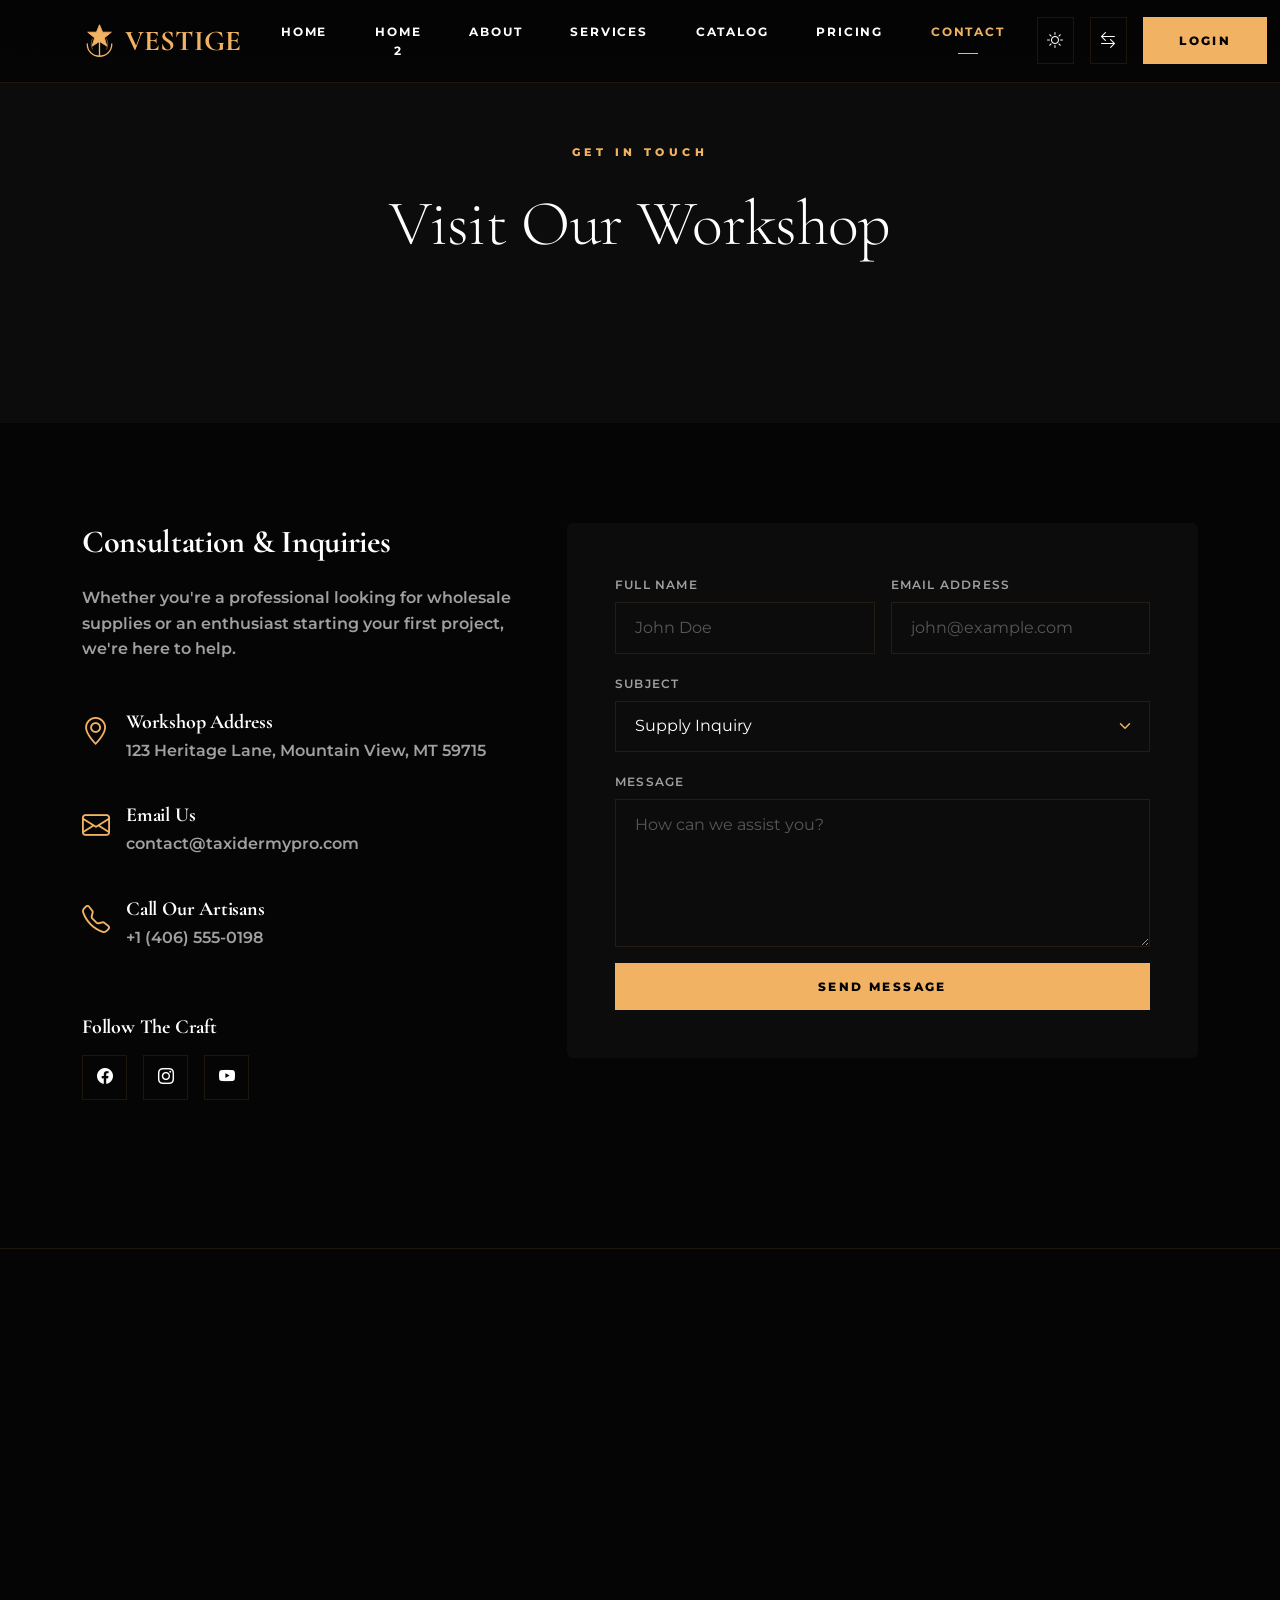
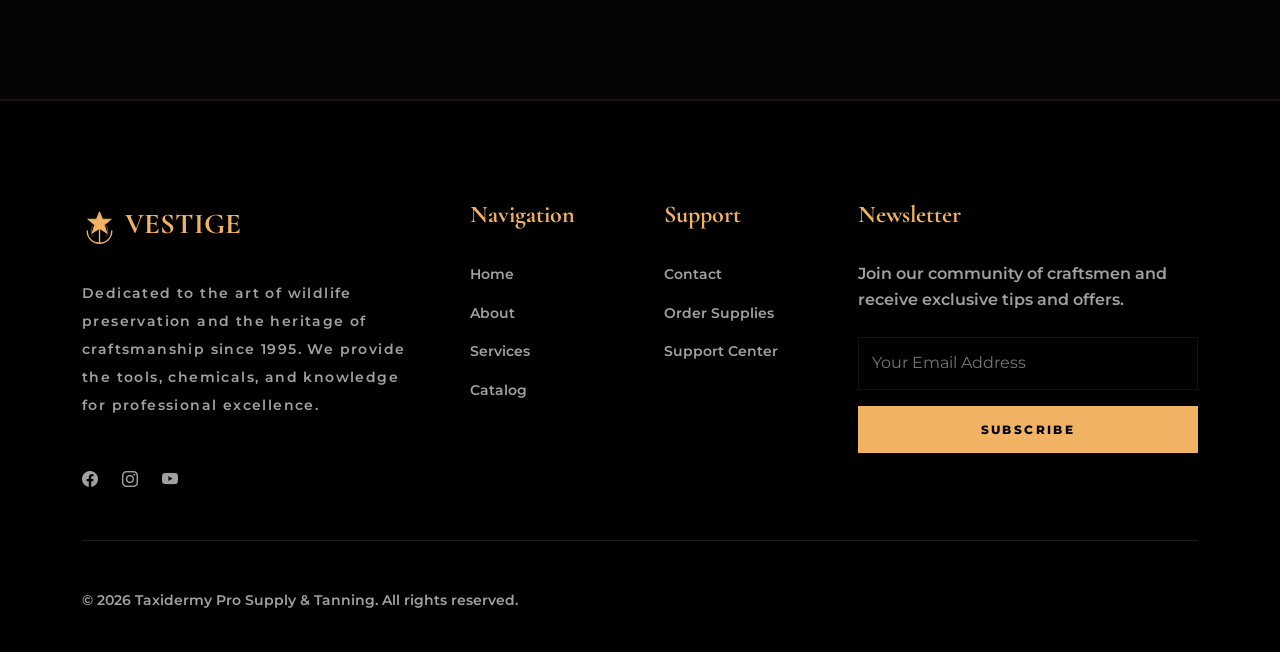
<file: contact.html>
<!DOCTYPE html>
<html lang="en" dir="ltr">
<head>
    <meta charset="UTF-8">
    <meta name="viewport" content="width=device-width, initial-scale=1.0">
    <title>Contact Us | Taxidermy Pro</title>
    <link href="https://cdn.jsdelivr.net/npm/bootstrap@5.3.0/dist/css/bootstrap.min.css" rel="stylesheet">
    <link rel="stylesheet" href="https://cdn.jsdelivr.net/npm/bootstrap-icons@1.10.5/font/bootstrap-icons.css">
    <link rel="stylesheet" href="assets/css/style.css">
    <link rel="icon" type="image/svg+xml" href="assets/images/logo.svg">
</head>
<body data-theme="dark">

    <!-- Navbar -->
    <nav class="navbar navbar-expand-xl fixed-top">
        <div class="container">
            <a class="navbar-brand d-flex align-items-center" href="index.html">
                <img src="assets/images/logo.svg" alt="Logo" class="me-2" style="height: 35px;">
                VESTIGE
            </a>
            <button class="navbar-toggler" type="button" data-bs-toggle="collapse" data-bs-target="#navbarNav">
                <span class="navbar-toggler-icon"></span>
            </button>
            <div class="collapse navbar-collapse" id="navbarNav">
                <ul class="navbar-nav mx-auto text-center">
                    <li class="nav-item"><a class="nav-link" href="index.html">Home</a></li>
                    <li class="nav-item"><a class="nav-link" href="home-2.html">Home 2</a></li>
                    <li class="nav-item"><a class="nav-link" href="about.html">About</a></li>
                    <li class="nav-item"><a class="nav-link" href="services.html">Services</a></li>
                    <li class="nav-item"><a class="nav-link" href="catalog.html">Catalog</a></li>
                    <li class="nav-item"><a class="nav-link" href="pricing.html">Pricing</a></li>
                    
                    
                    <li class="nav-item"><a class="nav-link active" href="contact.html">Contact</a></li>
                </ul>
                
                <div class="d-flex flex-column flex-lg-row align-items-center gap-3 mt-4 mt-lg-0">
                    <div class="d-flex gap-2">
                        <button class="theme-toggle" id="theme-toggle" title="Toggle Theme">
                            <i class="bi bi-sun"></i>
                        </button>
                        <button class="rtl-toggle" id="rtl-toggle" title="Toggle RTL">
                            <i class="bi bi-arrow-left-right"></i>
                        </button>
                    </div>
                    <a href="login.html" class="btn-premium">Login</a>
                </div>
            </div>
        </div>
    </nav>

    <section class="py-5 mt-5 bg-secondary-custom" style="background-color: var(--secondary-bg);">
        <div class="container py-5 text-center">
            <div class="section-title reveal">
                <span>Get In Touch</span>
                <h1 class="display-3">Visit Our Workshop</h1>
            </div>
        </div>
    </section>

    <section class="contact-details-section">
        <div class="container">
            <div class="row g-5">
                <!-- Contact Info -->
                <div class="col-lg-5 contact-info-column">
                    <div class="reveal">
                        <h2 class="mb-4">Consultation & Inquiries</h2>
                        <p class="text-muted mb-5">Whether you're a professional looking for wholesale supplies or an enthusiast starting your first project, we're here to help.</p>
                        
                        <div class="contact-info-item d-flex mb-4">
                            <div class="icon-box me-3 text-tan fs-3"><i class="bi bi-geo-alt"></i></div>
                            <div>
                                <h5 class="mb-1">Workshop Address</h5>
                                <p class="text-muted">123 Heritage Lane, Mountain View, MT 59715</p>
                            </div>
                        </div>
                        <div class="contact-info-item d-flex mb-4">
                            <div class="icon-box me-3 text-tan fs-3"><i class="bi bi-envelope"></i></div>
                            <div>
                                <h5 class="mb-1">Email Us</h5>
                                <p class="text-muted">contact@taxidermypro.com</p>
                            </div>
                        </div>
                        <div class="contact-info-item d-flex mb-4">
                            <div class="icon-box me-3 text-tan fs-3"><i class="bi bi-telephone"></i></div>
                            <div>
                                <h5 class="mb-1">Call Our Artisans</h5>
                                <p class="text-muted">+1 (406) 555-0198</p>
                            </div>
                        </div>
                        
                        <div class="mt-5">
                            <h5 class="mb-3">Follow The Craft</h5>
                            <div class="social-links contact-social-links d-flex">
                                <a href="#" class="social-btn"><i class="bi bi-facebook"></i></a>
                                <a href="#" class="social-btn"><i class="bi bi-instagram"></i></a>
                                <a href="#" class="social-btn"><i class="bi bi-youtube"></i></a>
                            </div>
                        </div>
                    </div>
                </div>
                
                <!-- Contact Form -->
                <div class="col-lg-7">
                    <div class="card bg-secondary-custom border-0 p-4 p-md-5 reveal" style="background-color: var(--secondary-bg);">
                        <form>
                            <div class="row g-3">
                                <div class="col-md-6">
                                    <label class="form-label small text-uppercase text-muted">Full Name</label>
                                    <input type="text" class="form-control" placeholder="John Doe">
                                </div>
                                <div class="col-md-6">
                                    <label class="form-label small text-uppercase text-muted">Email Address</label>
                                    <input type="email" class="form-control" placeholder="john@example.com">
                                </div>
                                <div class="col-12">
                                    <label class="form-label small text-uppercase text-muted">Subject</label>
                                    <select class="form-select">
                                        <option selected>Supply Inquiry</option>
                                        <option>Tanning Service</option>
                                        <option>Restoration Consultation</option>
                                        <option>Wholesale Partnership</option>
                                    </select>
                                </div>
                                <div class="col-12">
                                    <label class="form-label small text-uppercase text-muted">Message</label>
                                    <textarea class="form-control" rows="5" placeholder="How can we assist you?"></textarea>
                                </div>
                                <div class="col-12">
                                    <button type="submit" class="btn-premium w-100">Send Message</button>
                                </div>
                            </div>
                        </form>
                    </div>
                </div>
            </div>
        </div>
    </section>

    <!-- Map Section -->
    <section class="p-0 mt-5">
        <div class="google-map-wrapper reveal">
            <iframe 
                src="https://www.google.com/maps/embed?pb=!1m18!1m12!1m3!1d113840.45785006096!2d-114.156557!3d46.872146!2m3!1f0!2f0!3f0!3m2!1i1024!2i768!4f13.1!3m3!1m2!1s0x535dcc2a24564c7f%3A0xe67554972740292e!2sMissoula%2C%20MT!5e0!3m2!1sen!2sus!4v1690000000000!5m2!1sen!2sus" 
                width="100%" 
                height="450" 
                style="border:0; filter: grayscale(1) invert(0.9) contrast(1.2);" 
                allowfullscreen="" 
                loading="lazy" 
                referrerpolicy="no-referrer-when-downgrade">
            </iframe>
        </div>
    </section>

    <!-- Footer -->
    <footer>
        <div class="container">
            <div class="row g-5">
                <div class="col-lg-4">
                    <div class="footer-logo"><img src="assets/images/logo.svg" alt="Logo" class="me-2" style="height: 35px;">VESTIGE</div>
                    <p class="text-muted mb-5 small letter-spacing-1 lh-lg">Dedicated to the art of wildlife preservation and the heritage of craftsmanship since 1995. We provide the tools, chemicals, and knowledge for professional excellence.</p>
                    <div class="social-links d-flex gap-4">
                        <a href="#" class="text-muted hover-accent"><i class="bi bi-facebook"></i></a>
                        <a href="#" class="text-muted hover-accent"><i class="bi bi-instagram"></i></a>
                        <a href="#" class="text-muted hover-accent"><i class="bi bi-youtube"></i></a>
                    </div>
                </div>
                <div class="col-lg-2 footer-links">
                    <h4>Navigation</h4>
                    <ul>
                        <li><a href="index.html">Home</a></li>
                        <li><a href="about.html">About</a></li>
                        <li><a href="services.html">Services</a></li>
                        <li><a href="catalog.html">Catalog</a></li>
                    </ul>
                </div>
                <div class="col-lg-2 footer-links">
                    <h4>Support</h4>
                    <ul>
                        <li><a href="contact.html">Contact</a></li>
                        <li><a href="order-form.html">Order Supplies</a></li>
                        
                        <li><a href="404.html">Support Center</a></li>
                    </ul>
                </div>
                <div class="col-lg-4">
                    <h4>Newsletter</h4>
                    <p class="text-muted mb-4">Join our community of craftsmen and receive exclusive tips and offers.</p>
                    <form class="newsletter-form">
                        <input type="email" placeholder="Your Email Address" required>
                        <button type="submit" class="btn-premium w-100">Subscribe</button>
                    </form>
                </div>
            </div>
            <hr class="my-5 border-secondary">
            <div class="row align-items-center">
                <div class="col-md-6 text-center text-md-start">
                    <p class="mb-0 small text-muted">&copy; 2026 Taxidermy Pro Supply & Tanning. All rights reserved.</p>
                </div>
            </div>
        </div>
    </footer>

    <script src="https://cdn.jsdelivr.net/npm/bootstrap@5.3.0/dist/js/bootstrap.bundle.min.js"></script>
    <script src="assets/js/main.js"></script>

    <button id="back-to-top" title="Back to Top"><i class="bi bi-arrow-up"></i></button>
</body>
</html>
</file>
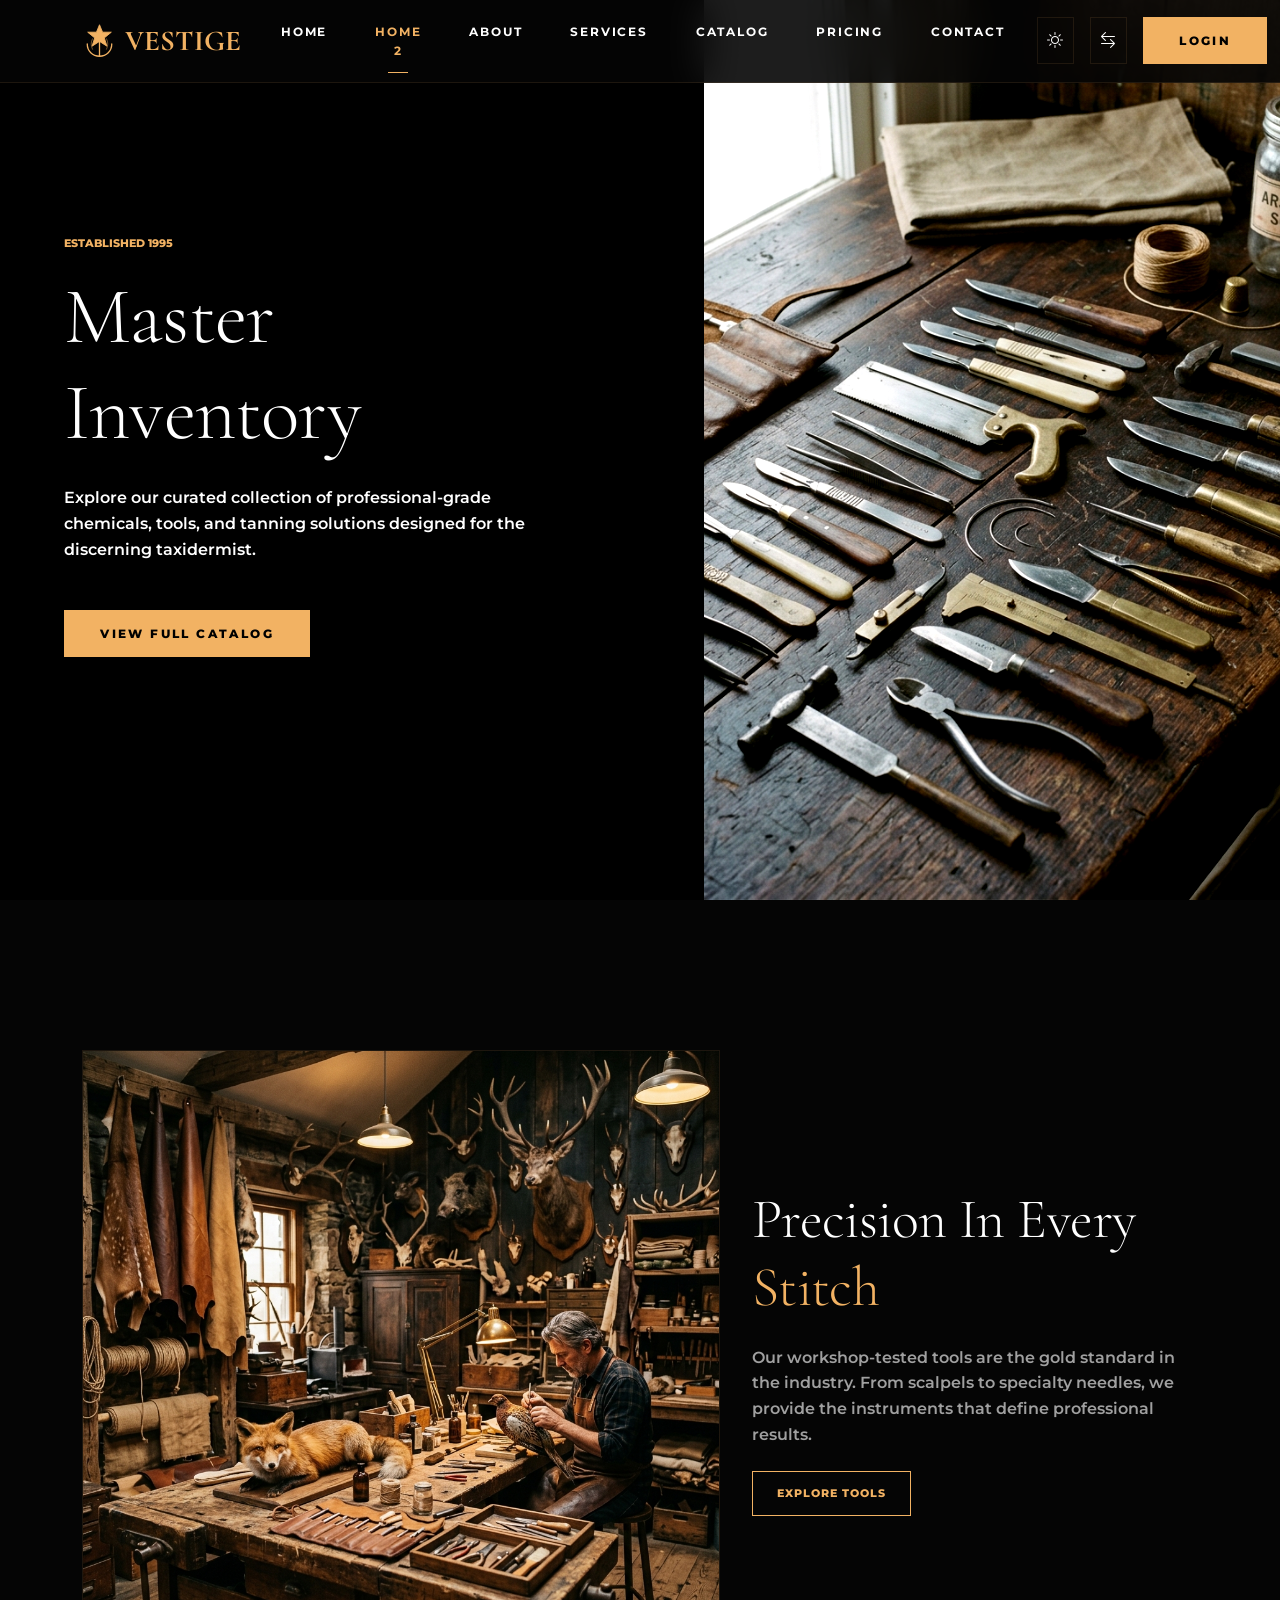
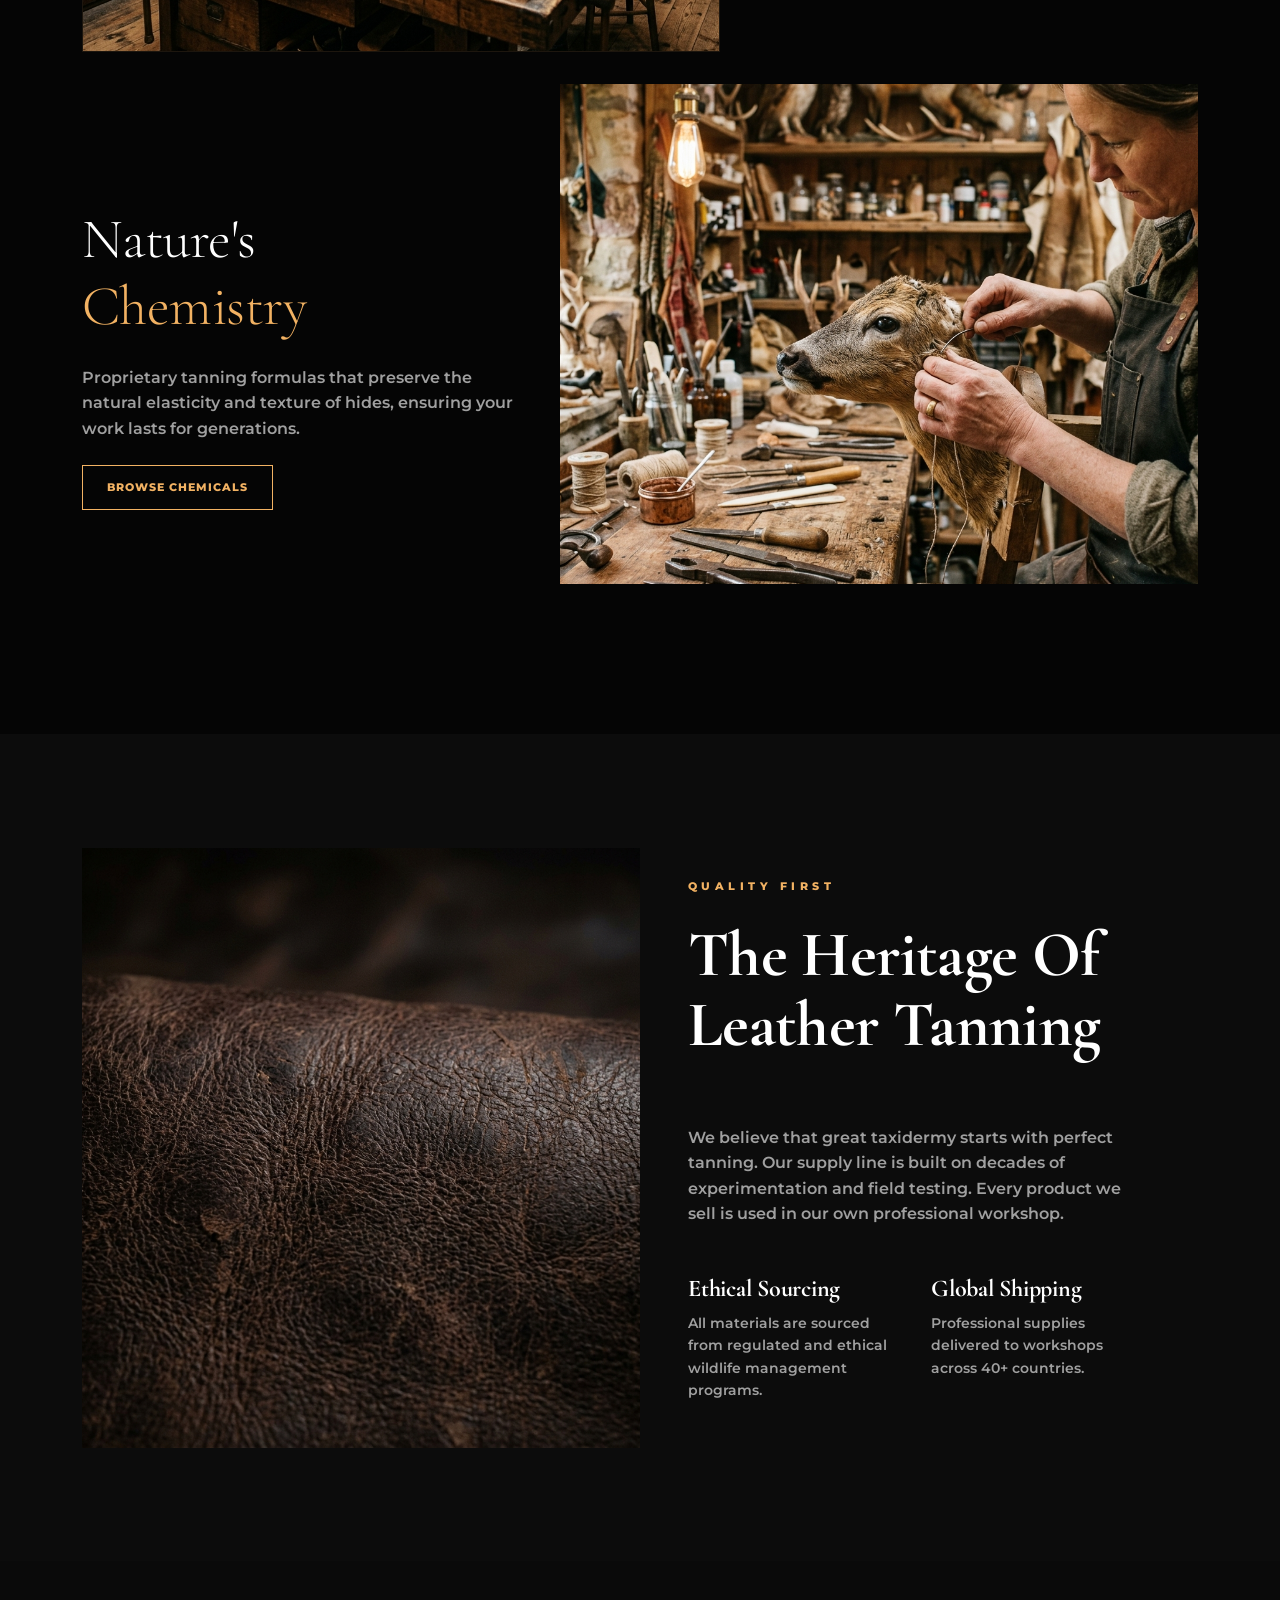
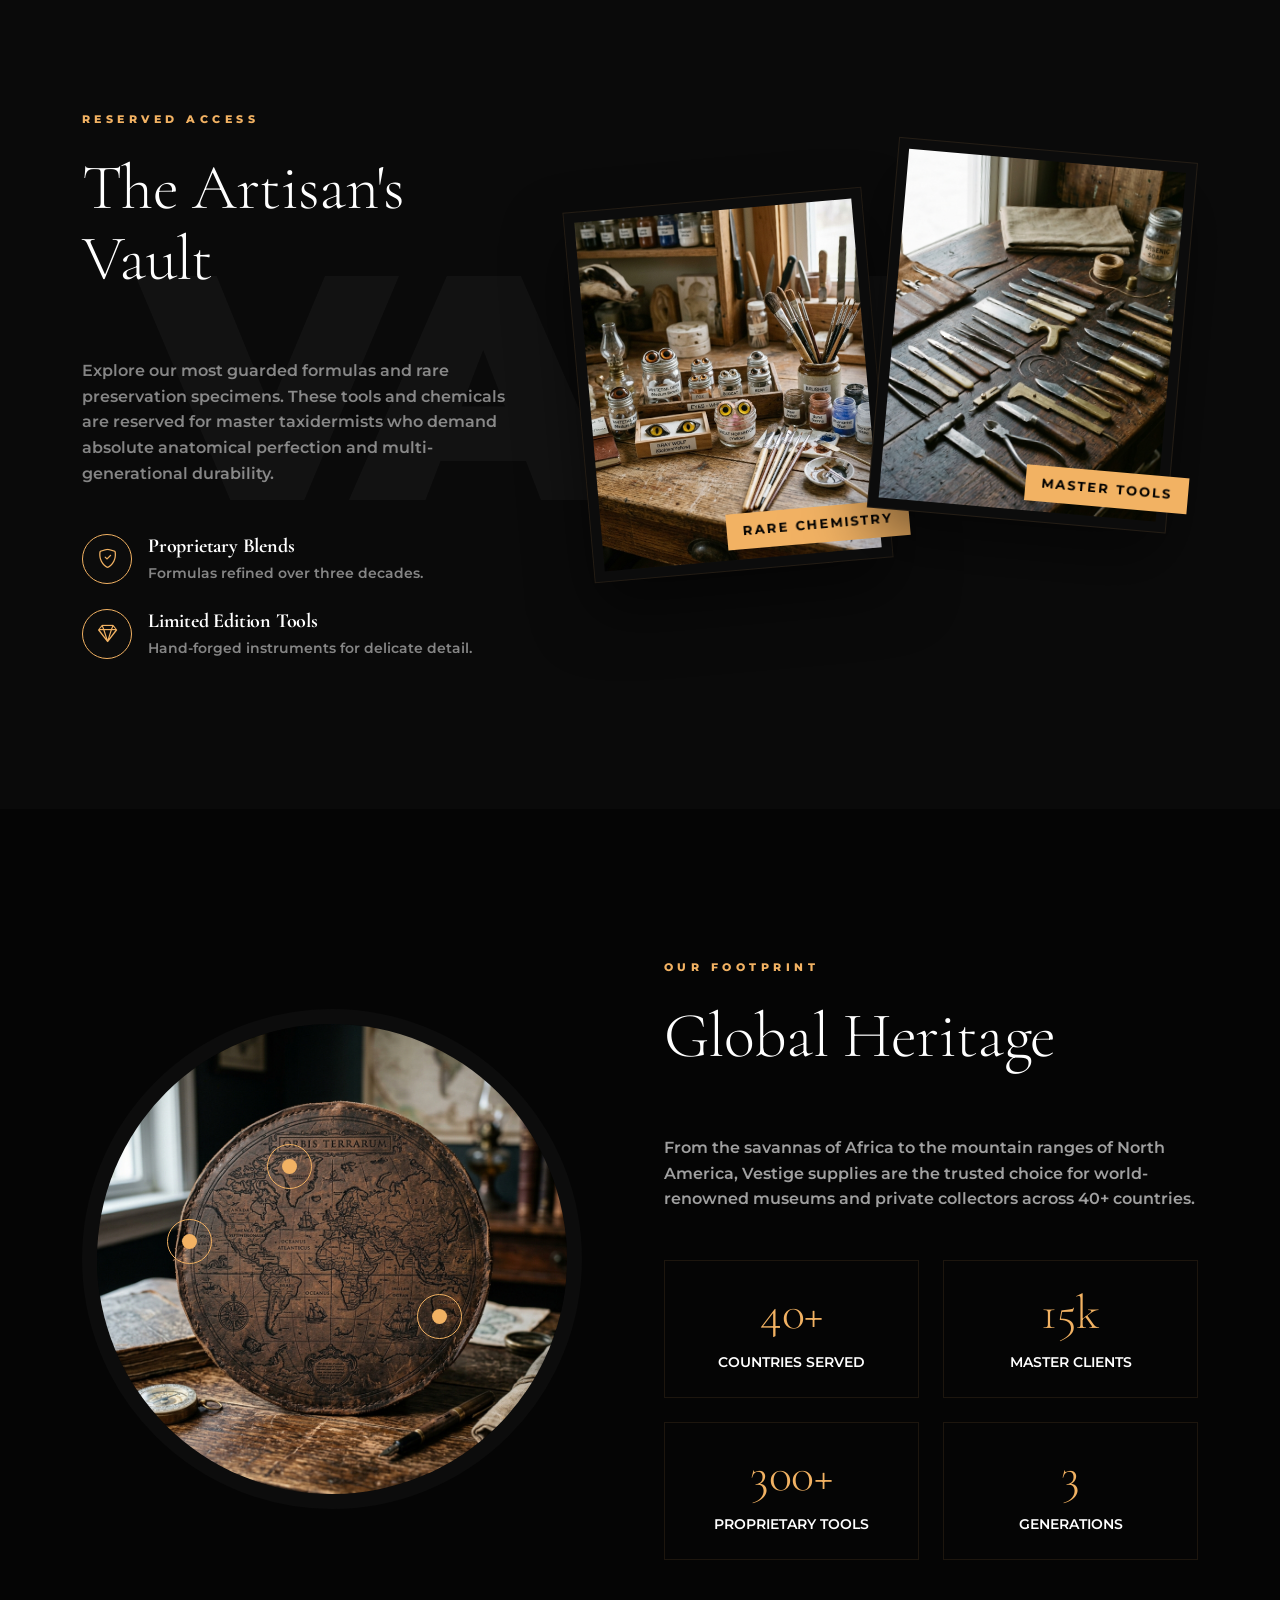
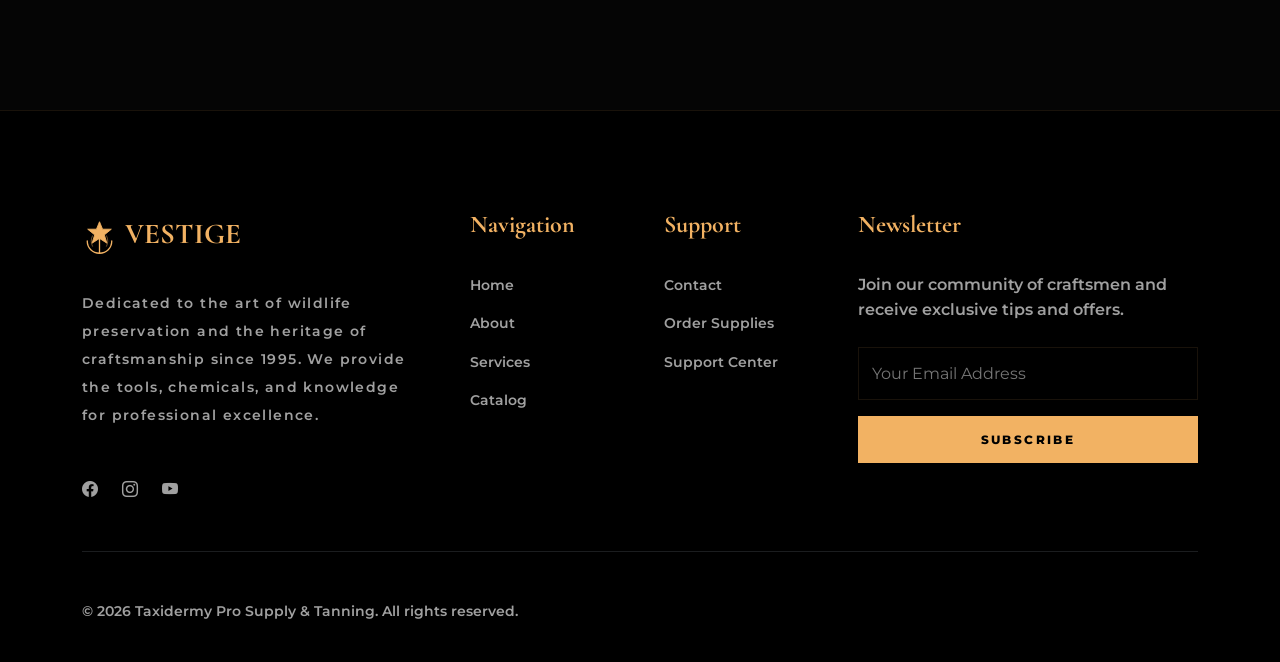
<file: home-2.html>
<!DOCTYPE html>
<html lang="en" dir="ltr">
<head>
    <meta charset="UTF-8">
    <meta name="viewport" content="width=device-width, initial-scale=1.0">
    <title>The Catalog | Taxidermy Pro Supply & Tanning</title>
    <link href="https://cdn.jsdelivr.net/npm/bootstrap@5.3.0/dist/css/bootstrap.min.css" rel="stylesheet">
    <link rel="stylesheet" href="https://cdn.jsdelivr.net/npm/bootstrap-icons@1.10.5/font/bootstrap-icons.css">
    <link rel="stylesheet" href="assets/css/style.css">
    <link rel="icon" type="image/svg+xml" href="assets/images/logo.svg">
    <style>
        .split-hero {
            height: 100vh;
            display: flex;
            align-items: stretch;
            background: var(--primary-bg);
        }
        .split-left {
            flex: 1;
            padding: 10% 5%;
            display: flex;
            flex-direction: column;
            justify-content: center;
            z-index: 2;
            background: #000;
            color: #fff !important;
        }
        .split-left h1, .split-left p, .split-left h1 span {
            color: #fff !important;
            -webkit-text-stroke: 0px !important;
        }
        .split-right {
            flex: 1;
            background: url('assets/images/catalog-tools.png') center/cover no-repeat;
            position: relative;
            filter: contrast(1.2);
        }
        .magazine-grid {
            display: grid;
            grid-template-columns: repeat(12, 1fr);
            gap: 2rem;
            align-items: center;
        }
        .mag-item-1 { grid-column: 1 / 8; }
        .mag-item-2 { grid-column: 8 / 13; }
        .mag-item-3 { grid-column: 1 / 6; }
        .mag-item-4 { grid-column: 6 / 13; }
        
        .asymmetric-section {
            padding: 150px 0;
        }
        .asymmetric-section .row {
            margin-bottom: 100px;
        }
        
        @media (max-width: 1199px) {
            .split-hero { flex-direction: column; height: auto; padding-top: 0 !important; }
            .split-left { padding: 150px 20px 80px; text-align: center; }
            .split-right { height: 400px; }
            .mag-item-1, .mag-item-2, .mag-item-3, .mag-item-4 { grid-column: 1 / 13; }
        }
    </style>
</head>
<body data-theme="dark">

    <!-- Navbar -->
    <nav class="navbar navbar-expand-xl fixed-top">
        <div class="container">
            <a class="navbar-brand d-flex align-items-center" href="index.html">
                <img src="assets/images/logo.svg" alt="Logo" class="me-2" style="height: 35px;">
                VESTIGE
            </a>
            <button class="navbar-toggler" type="button" data-bs-toggle="collapse" data-bs-target="#navbarNav">
                <span class="navbar-toggler-icon"></span>
            </button>
            <div class="collapse navbar-collapse" id="navbarNav">
                <ul class="navbar-nav mx-auto text-center">
                    <li class="nav-item"><a class="nav-link" href="index.html">Home</a></li>
                    <li class="nav-item"><a class="nav-link active" href="home-2.html">Home 2</a></li>
                    <li class="nav-item"><a class="nav-link" href="about.html">About</a></li>
                    <li class="nav-item"><a class="nav-link" href="services.html">Services</a></li>
                    <li class="nav-item"><a class="nav-link" href="catalog.html">Catalog</a></li>
                    <li class="nav-item"><a class="nav-link" href="pricing.html">Pricing</a></li>
                    
                    
                    <li class="nav-item"><a class="nav-link" href="contact.html">Contact</a></li>
                </ul>
                
                <div class="d-flex flex-column flex-lg-row align-items-center gap-3 mt-4 mt-lg-0">
                    <div class="d-flex gap-2">
                        <button class="theme-toggle" id="theme-toggle" title="Toggle Theme">
                            <i class="bi bi-sun"></i>
                        </button>
                        <button class="rtl-toggle" id="rtl-toggle" title="Toggle RTL">
                            <i class="bi bi-arrow-left-right"></i>
                        </button>
                    </div>
                    <a href="login.html" class="btn-premium">Login</a>
                </div>
            </div>
        </div>
    </nav>

    <header class="split-hero">
        <div class="split-left">
            <span class="text-uppercase fw-bold letter-spacing-4 mb-3 d-block reveal" style="color: var(--accent-color); font-size: 0.7rem;">Established 1995</span>
            <h1 class="display-1 mb-4 reveal-text">Master <br><span>Inventory</span></h1>
            <p class="text-muted mb-5 reveal" style="max-width: 500px;">Explore our curated collection of professional-grade chemicals, tools, and tanning solutions designed for the discerning taxidermist.</p>
            <div class="reveal">
                <a href="catalog.html" class="btn-premium">View Full Catalog</a>
            </div>
        </div>
        <div class="split-right"></div>
    </header>

    <section class="asymmetric-section">
        <div class="container">
            <div class="magazine-grid">
                <div class="mag-item-1 reveal">
                    <div class="editorial-img-wrapper">
                        <img src="assets/images/hero.png" alt="Workshop" class="img-fluid w-100" style="height: 600px; object-fit: cover;">
                    </div>
                </div>
                <div class="mag-item-2 reveal">
                    <h2 class="display-4 mb-4">Precision In Every <span class="text-tan">Stitch</span></h2>
                    <p class="text-muted mb-4">Our workshop-tested tools are the gold standard in the industry. From scalpels to specialty needles, we provide the instruments that define professional results.</p>
                    <a href="catalog.html" class="btn btn-outline-tan rounded-0">Explore Tools</a>
                </div>
                
                <div class="mag-item-3 reveal mt-lg-5">
                    <h2 class="display-4 mb-4">Nature's <br><span class="text-tan">Chemistry</span></h2>
                    <p class="text-muted mb-4">Proprietary tanning formulas that preserve the natural elasticity and texture of hides, ensuring your work lasts for generations.</p>
                    <a href="catalog.html" class="btn btn-outline-tan rounded-0">Browse Chemicals</a>
                </div>
                <div class="mag-item-4 reveal">
                    <img src="assets/images/about-artisan.png" alt="Chemistry" class="img-fluid w-100" style="height: 500px; object-fit: cover;">
                </div>
            </div>
        </div>
    </section>

    <section class="bg-secondary-custom py-5" style="background-color: var(--secondary-bg);">
        <div class="container py-5">
            <div class="row g-0 align-items-center">
                <div class="col-lg-6">
                    <img src="assets/images/leather-bg.png" alt="Leather" class="img-fluid w-100" style="height: 600px; object-fit: cover;">
                </div>
                <div class="col-lg-6 p-5">
                    <div class="section-title reveal">
                        <span>Quality First</span>
                        <h2>The Heritage Of Leather Tanning</h2>
                    </div>
                    <p class="text-muted mb-5 reveal">We believe that great taxidermy starts with perfect tanning. Our supply line is built on decades of experimentation and field testing. Every product we sell is used in our own professional workshop.</p>
                    <div class="row g-4 reveal">
                        <div class="col-6">
                            <h4 class="mb-2">Ethical Sourcing</h4>
                            <p class="small text-muted">All materials are sourced from regulated and ethical wildlife management programs.</p>
                        </div>
                        <div class="col-6">
                            <h4 class="mb-2">Global Shipping</h4>
                            <p class="small text-muted">Professional supplies delivered to workshops across 40+ countries.</p>
                        </div>
                    </div>
                </div>
            </div>
        </div>
    </section>

    <!-- Section 3: The Artisan's Vault -->
    <section class="vault-section py-10 position-relative overflow-hidden" style="background: #0a0a0a; padding: 150px 0;">
        <div class="vault-bg-text">VAULT</div>
        <div class="container position-relative" style="z-index: 2;">
            <div class="row align-items-center">
                <div class="col-lg-5 mb-5 mb-lg-0">
                        <div class="section-title reveal">
                            <span style="color: var(--accent-color);">Reserved Access</span>
                            <h2 class="display-3" style="color: #ffffff !important;">The Artisan's Vault</h2>
                        </div>
                        <p class="text-white-50 mb-5 reveal">Explore our most guarded formulas and rare preservation specimens. These tools and chemicals are reserved for master taxidermists who demand absolute anatomical perfection and multi-generational durability.</p>
                        <div class="vault-features reveal">
                            <div class="d-flex align-items-center mb-4">
                                <div class="vault-icon"><i class="bi bi-shield-check"></i></div>
                                <div class="ms-3">
                                    <h5 class="mb-1" style="color: #ffffff !important;">Proprietary Blends</h5>
                                    <p class="small text-white-50 mb-0">Formulas refined over three decades.</p>
                                </div>
                            </div>
                            <div class="d-flex align-items-center">
                                <div class="vault-icon"><i class="bi bi-gem"></i></div>
                                <div class="ms-3">
                                    <h5 class="mb-1" style="color: #ffffff !important;">Limited Edition Tools</h5>
                                    <p class="small text-white-50 mb-0">Hand-forged instruments for delicate detail.</p>
                                </div>
                            </div>
                        </div>
                </div>
                <div class="col-lg-7">
                    <div class="vault-card-grid">
                        <div class="vault-card reveal" style="transform: rotate(-5deg);">
                            <img src="assets/images/finishing-supplies.png" alt="Rare Supplies" class="img-fluid">
                            <div class="vault-card-label">Rare Chemistry</div>
                        </div>
                        <div class="vault-card reveal" style="transform: rotate(5deg) translateY(-50px);">
                            <img src="assets/images/catalog-tools.png" alt="Vintage Tools" class="img-fluid">
                            <div class="vault-card-label">Master Tools</div>
                        </div>
                    </div>
                </div>
            </div>
        </div>
    </section>

    <!-- Section 4: The Global Heritage -->
    <section class="py-10" style="padding: 150px 0;">
        <div class="container">
            <div class="row g-5 align-items-center">
                <div class="col-lg-6 order-2 order-lg-1">
                    <div class="heritage-map-wrapper reveal">
                        <img src="assets/images/home-2-heritage-map.png" alt="Global Reach" class="img-fluid rounded-circle" style="width: 500px; height: 500px; object-fit: cover; border: 15px solid var(--secondary-bg);">
                        <div class="map-pulse" style="top: 30%; left: 40%;"></div>
                        <div class="map-pulse" style="top: 60%; left: 70%;"></div>
                        <div class="map-pulse" style="top: 45%; left: 20%;"></div>
                    </div>
                </div>
                <div class="col-lg-6 order-1 order-lg-2">
                    <div class="section-title reveal">
                        <span>Our Footprint</span>
                        <h2 class="display-3">Global Heritage</h2>
                    </div>
                    <p class="text-muted mb-5 reveal">From the savannas of Africa to the mountain ranges of North America, Vestige supplies are the trusted choice for world-renowned museums and private collectors across 40+ countries.</p>
                    <div class="row g-4 stagger heritage-stats">
                        <div class="col-6">
                            <div class="stat-card p-4 bg-secondary-custom text-center">
                                <h3 class="display-5 text-tan mb-2">40+</h3>
                                <p class="small text-uppercase mb-0">Countries Served</p>
                            </div>
                        </div>
                        <div class="col-6">
                            <div class="stat-card p-4 bg-secondary-custom text-center">
                                <h3 class="display-5 text-tan mb-2">15k</h3>
                                <p class="small text-uppercase mb-0">Master Clients</p>
                            </div>
                        </div>
                        <div class="col-6">
                            <div class="stat-card p-4 bg-secondary-custom text-center">
                                <h3 class="display-5 text-tan mb-2">300+</h3>
                                <p class="small text-uppercase mb-0">Proprietary Tools</p>
                            </div>
                        </div>
                        <div class="col-6">
                            <div class="stat-card p-4 bg-secondary-custom text-center">
                                <h3 class="display-5 text-tan mb-2">3</h3>
                                <p class="small text-uppercase mb-0">Generations</p>
                            </div>
                        </div>
                    </div>
                </div>
            </div>
        </div>
    </section>

    <!-- Footer -->
    <footer>
        <div class="container">
            <div class="row g-5">
                <div class="col-lg-4">
                    <div class="footer-logo"><img src="assets/images/logo.svg" alt="Logo" class="me-2" style="height: 35px;">VESTIGE</div>
                    <p class="text-muted mb-5 small letter-spacing-1 lh-lg">Dedicated to the art of wildlife preservation and the heritage of craftsmanship since 1995. We provide the tools, chemicals, and knowledge for professional excellence.</p>
                    <div class="social-links d-flex gap-4">
                        <a href="#" class="text-muted hover-accent"><i class="bi bi-facebook"></i></a>
                        <a href="#" class="text-muted hover-accent"><i class="bi bi-instagram"></i></a>
                        <a href="#" class="text-muted hover-accent"><i class="bi bi-youtube"></i></a>
                    </div>
                </div>
                <div class="col-lg-2 footer-links">
                    <h4>Navigation</h4>
                    <ul>
                        <li><a href="index.html">Home</a></li>
                        <li><a href="about.html">About</a></li>
                        <li><a href="services.html">Services</a></li>
                        <li><a href="catalog.html">Catalog</a></li>
                    </ul>
                </div>
                <div class="col-lg-2 footer-links">
                    <h4>Support</h4>
                    <ul>
                        <li><a href="contact.html">Contact</a></li>
                        <li><a href="order-form.html">Order Supplies</a></li>
                        
                        <li><a href="404.html">Support Center</a></li>
                    </ul>
                </div>
                <div class="col-lg-4">
                    <h4>Newsletter</h4>
                    <p class="text-muted mb-4">Join our community of craftsmen and receive exclusive tips and offers.</p>
                    <form class="newsletter-form">
                        <input type="email" placeholder="Your Email Address" required>
                        <button type="submit" class="btn-premium w-100">Subscribe</button>
                    </form>
                </div>
            </div>
            <hr class="my-5 border-secondary">
            <div class="row align-items-center">
                <div class="col-md-6 text-center text-md-start">
                    <p class="mb-0 small text-muted">&copy; 2026 Taxidermy Pro Supply & Tanning. All rights reserved.</p>
                </div>
            </div>
        </div>
    </footer>

    <script src="https://cdn.jsdelivr.net/npm/bootstrap@5.3.0/dist/js/bootstrap.bundle.min.js"></script>
    <script src="assets/js/main.js"></script>

    <button id="back-to-top" title="Back to Top"><i class="bi bi-arrow-up"></i></button>
</body>
</html>
</file>
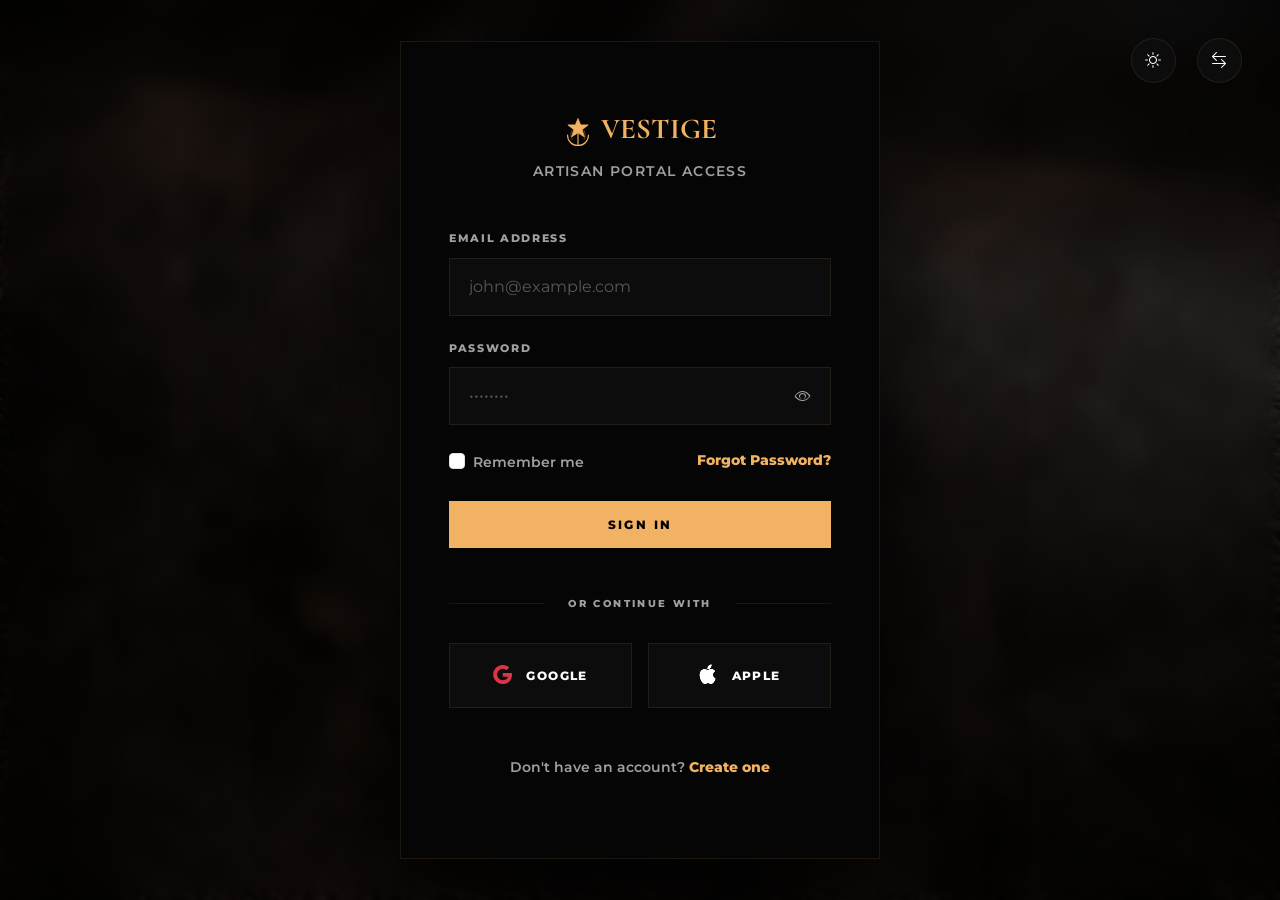
<file: login.html>
<!DOCTYPE html>
<html lang="en" dir="ltr">
<head>
    <meta charset="UTF-8">
    <meta name="viewport" content="width=device-width, initial-scale=1.0">
    <title>Login | Taxidermy Pro</title>
    <link href="https://cdn.jsdelivr.net/npm/bootstrap@5.3.0/dist/css/bootstrap.min.css" rel="stylesheet">
    <link rel="stylesheet" href="https://cdn.jsdelivr.net/npm/bootstrap-icons@1.10.5/font/bootstrap-icons.css">
    <link rel="stylesheet" href="assets/css/style.css">
    <link rel="icon" type="image/svg+xml" href="assets/images/logo.svg">
</head>
<body class="auth-page" data-theme="dark">

    <div class="auth-controls">
        <button class="theme-toggle" id="theme-toggle" title="Toggle Theme">
            <i class="bi bi-sun"></i>
        </button>
        <button class="rtl-toggle" id="rtl-toggle" title="Toggle RTL">
            <i class="bi bi-arrow-left-right"></i>
        </button>
    </div>

    <div class="auth-wrapper">
        <div class="auth-card reveal">
            <div class="text-center mb-5">
                <a href="index.html" class="footer-logo d-block mb-2"><img src="assets/images/logo.svg" alt="Logo" class="me-2" style="height: 30px;">VESTIGE</a>
                <p class="text-muted small text-uppercase letter-spacing-1">Artisan Portal Access</p>
            </div>
            
            <form>
                <div class="mb-4">
                    <label class="form-label">Email Address</label>
                    <input type="email" class="form-control" placeholder="john@example.com">
                </div>
                <div class="mb-4">
                    <label class="form-label">Password</label>
                    <div class="password-group position-relative">
                        <input type="password" class="form-control pe-5" id="passwordInput" placeholder="••••••••">
                        <button type="button" class="password-toggle position-absolute top-50 end-0 translate-middle-y border-0 bg-transparent p-0 me-3 d-flex align-items-center justify-content-center" onclick="togglePassword('passwordInput', this)" style="width: 1.5rem; height: 1.5rem; line-height: 1;">
                            <i class="bi bi-eye"></i>
                        </button>
                    </div>
                </div>
                <div class="d-flex justify-content-between mb-4">
                    <div class="form-check">
                        <input class="form-check-input" type="checkbox" id="remember">
                        <label class="form-check-label small text-muted" for="remember">Remember me</label>
                    </div>
                    <a href="#" class="small text-tan fw-bold">Forgot Password?</a>
                </div>
                <button type="submit" class="btn-premium w-100">Sign In</button>

                <div class="social-login-divider small text-uppercase letter-spacing-1">Or Continue With</div>
                
                <div class="social-btns">
                    <a href="#" class="btn-social">
                        <i class="bi bi-google text-danger"></i>
                        Google
                    </a>
                    <a href="#" class="btn-social">
                        <i class="bi bi-apple"></i>
                        Apple
                    </a>
                </div>
            </form>
            
            <div class="text-center mt-5">
                <p class="small text-muted">Don't have an account? <a href="register.html" class="text-tan fw-bold">Create one</a></p>
            </div>
        </div>
    </div>

    <script src="assets/js/main.js"></script>
    <script>
        function togglePassword(inputId, btn) {
            const input = document.getElementById(inputId);
            const icon = btn.querySelector('i');
            if (input.type === 'password') {
                input.type = 'text';
                icon.className = 'bi bi-eye-slash';
            } else {
                input.type = 'password';
                icon.className = 'bi bi-eye';
            }
        }
    </script>
</body>
</html>
</file>
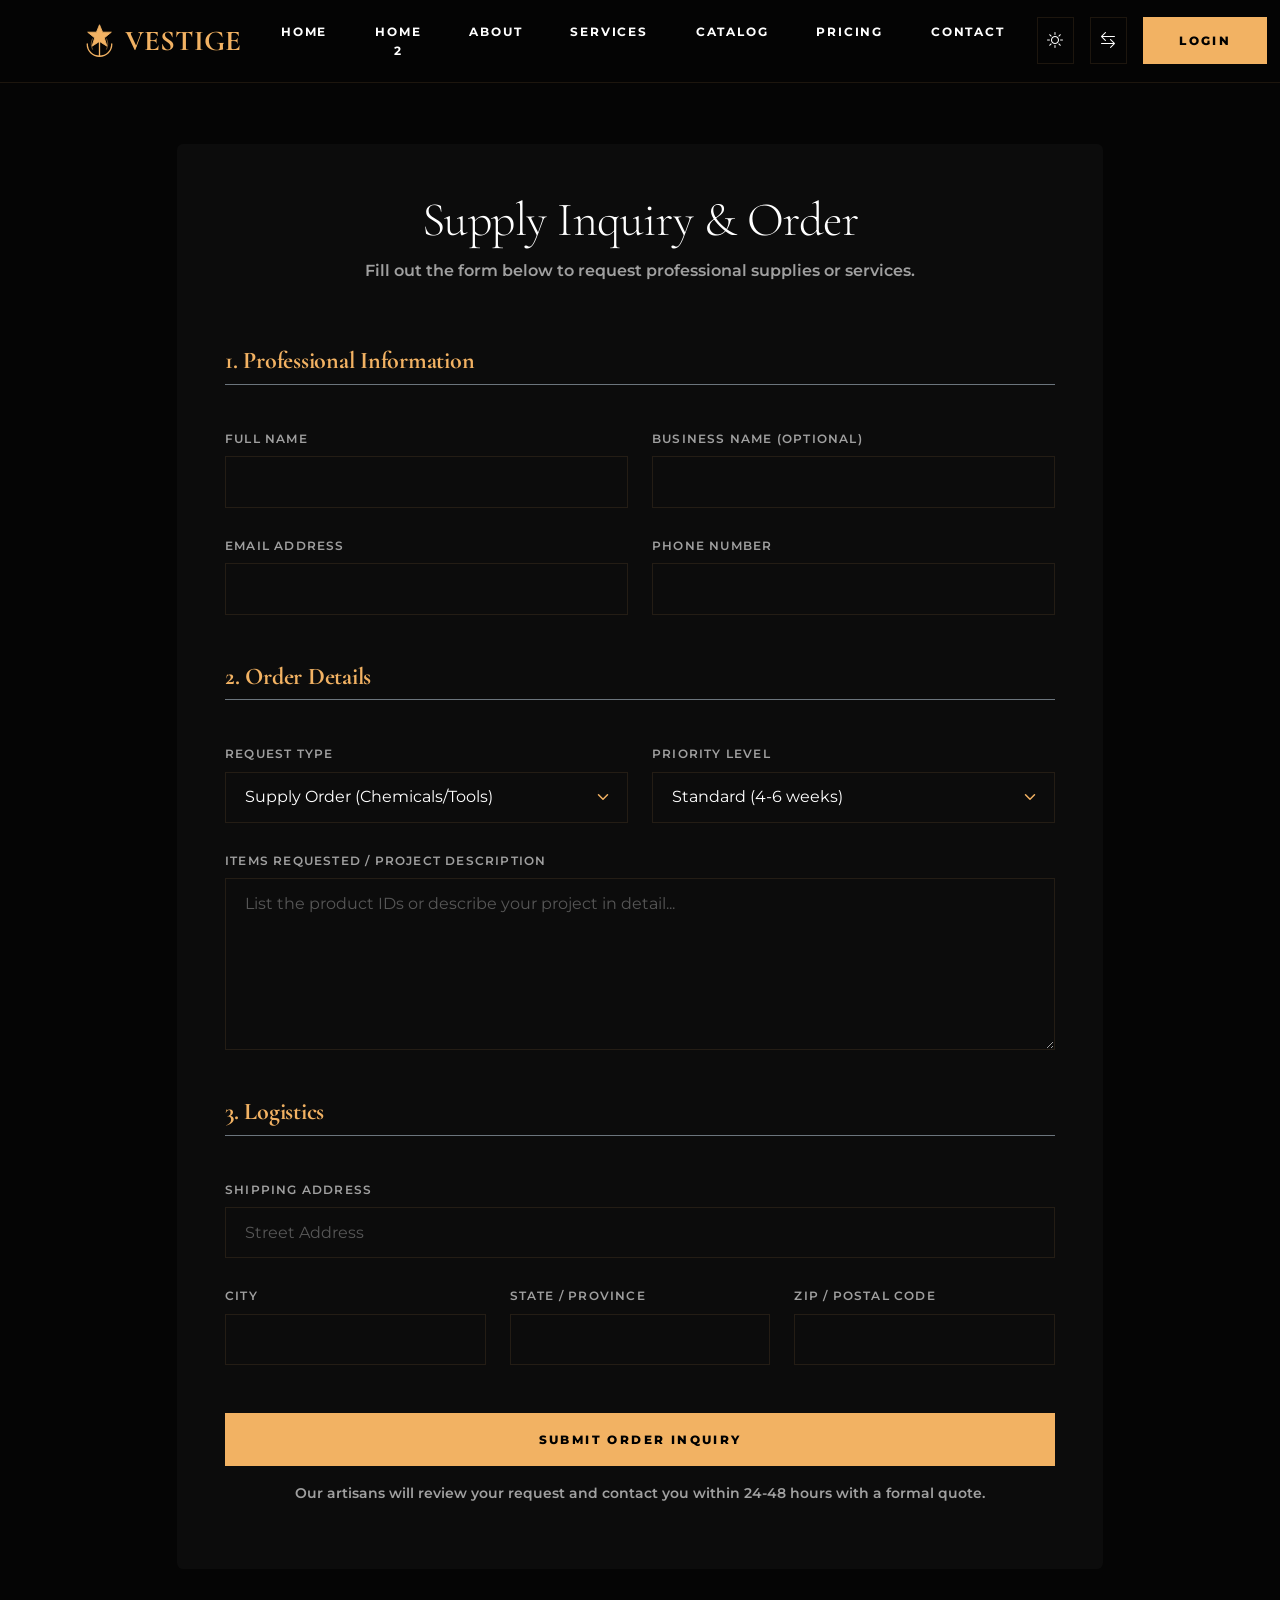
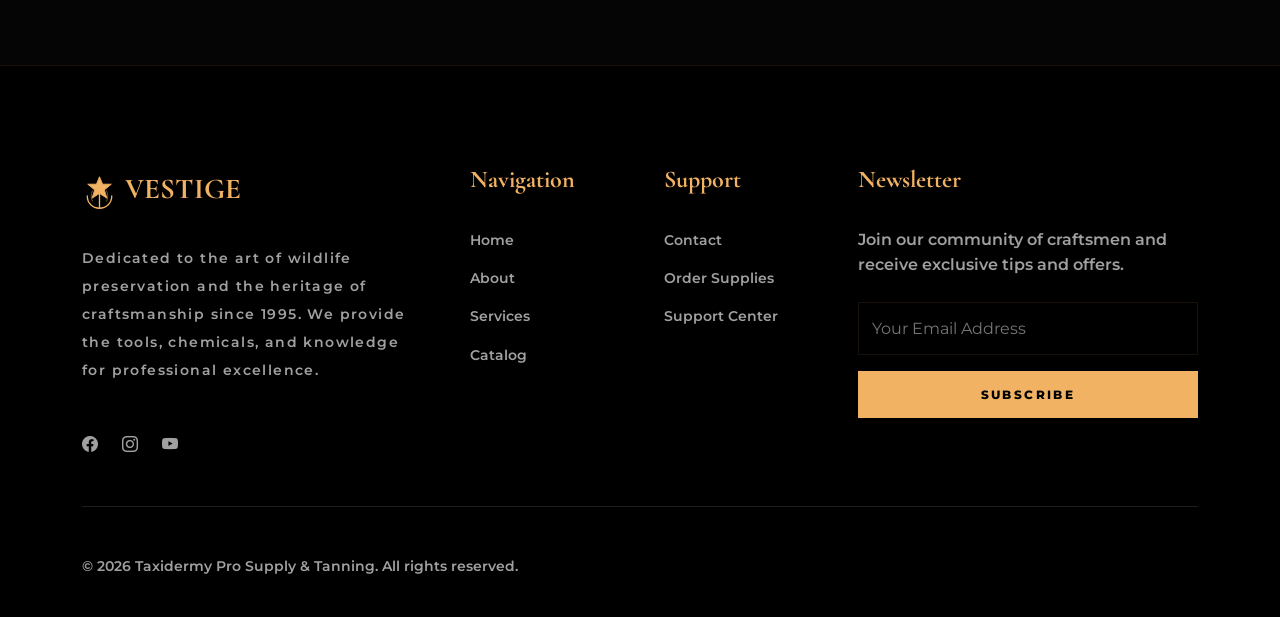
<file: order-form.html>
<!DOCTYPE html>
<html lang="en" dir="ltr">
<head>
    <meta charset="UTF-8">
    <meta name="viewport" content="width=device-width, initial-scale=1.0">
    <title>Order Supplies | Taxidermy Pro</title>
    <link href="https://cdn.jsdelivr.net/npm/bootstrap@5.3.0/dist/css/bootstrap.min.css" rel="stylesheet">
    <link rel="stylesheet" href="https://cdn.jsdelivr.net/npm/bootstrap-icons@1.10.5/font/bootstrap-icons.css">
    <link rel="stylesheet" href="assets/css/style.css">
    <link rel="icon" type="image/svg+xml" href="assets/images/logo.svg">
</head>
<body data-theme="dark">

    <!-- Navbar -->
    <nav class="navbar navbar-expand-xl fixed-top">
        <div class="container">
            <a class="navbar-brand d-flex align-items-center" href="index.html">
                <img src="assets/images/logo.svg" alt="Logo" class="me-2" style="height: 35px;">
                VESTIGE
            </a>
            <button class="navbar-toggler" type="button" data-bs-toggle="collapse" data-bs-target="#navbarNav">
                <span class="navbar-toggler-icon"></span>
            </button>
            <div class="collapse navbar-collapse" id="navbarNav">
                <ul class="navbar-nav mx-auto text-center">
                    <li class="nav-item"><a class="nav-link" href="index.html">Home</a></li>
                    <li class="nav-item"><a class="nav-link" href="home-2.html">Home 2</a></li>
                    <li class="nav-item"><a class="nav-link" href="about.html">About</a></li>
                    <li class="nav-item"><a class="nav-link" href="services.html">Services</a></li>
                    <li class="nav-item"><a class="nav-link" href="catalog.html">Catalog</a></li>
                    <li class="nav-item"><a class="nav-link" href="pricing.html">Pricing</a></li>
                    
                    
                    <li class="nav-item"><a class="nav-link" href="contact.html">Contact</a></li>
                </ul>
                
                <div class="d-flex flex-column flex-lg-row align-items-center gap-3 mt-4 mt-lg-0">
                    <div class="d-flex gap-2">
                        <button class="theme-toggle" id="theme-toggle" title="Toggle Theme">
                            <i class="bi bi-sun"></i>
                        </button>
                        <button class="rtl-toggle" id="rtl-toggle" title="Toggle RTL">
                            <i class="bi bi-arrow-left-right"></i>
                        </button>
                    </div>
                    <a href="login.html" class="btn-premium">Login</a>
                </div>
            </div>
        </div>
    </nav>

    <section class="py-5 mt-5">
        <div class="container py-5">
            <div class="row justify-content-center">
                <div class="col-lg-10">
                    <div class="card bg-secondary-custom border-0 p-4 p-md-5 reveal" style="background-color: var(--secondary-bg);">
                        <div class="text-center mb-5">
                            <h2 class="display-5">Supply Inquiry & Order</h2>
                            <p class="text-muted">Fill out the form below to request professional supplies or services.</p>
                        </div>
                        
                        <form class="row g-4">
                            <!-- Section: Personal Info -->
                            <div class="col-12"><h4 class="text-tan border-bottom border-secondary pb-2 mb-3">1. Professional Information</h4></div>
                            <div class="col-md-6">
                                <label class="form-label small text-uppercase text-muted">Full Name</label>
                                <input type="text" class="form-control bg-dark border-secondary text-white rounded-0">
                            </div>
                            <div class="col-md-6">
                                <label class="form-label small text-uppercase text-muted">Business Name (Optional)</label>
                                <input type="text" class="form-control bg-dark border-secondary text-white rounded-0">
                            </div>
                            <div class="col-md-6">
                                <label class="form-label small text-uppercase text-muted">Email Address</label>
                                <input type="email" class="form-control bg-dark border-secondary text-white rounded-0">
                            </div>
                            <div class="col-md-6">
                                <label class="form-label small text-uppercase text-muted">Phone Number</label>
                                <input type="tel" class="form-control bg-dark border-secondary text-white rounded-0">
                            </div>

                            <!-- Section: Order Details -->
                            <div class="col-12 mt-5"><h4 class="text-tan border-bottom border-secondary pb-2 mb-3">2. Order Details</h4></div>
                            <div class="col-md-6">
                                <label class="form-label small text-uppercase text-muted">Request Type</label>
                                <select class="form-select bg-dark border-secondary text-white rounded-0">
                                    <option selected>Supply Order (Chemicals/Tools)</option>
                                    <option>Tanning Service Inquiry</option>
                                    <option>Custom Mounting Request</option>
                                    <option>Wholesale Bulk Order</option>
                                </select>
                            </div>
                            <div class="col-md-6">
                                <label class="form-label small text-uppercase text-muted">Priority Level</label>
                                <select class="form-select bg-dark border-secondary text-white rounded-0">
                                    <option selected>Standard (4-6 weeks)</option>
                                    <option>Rush (2 weeks - Extra Fee)</option>
                                    <option>Emergency Restoration</option>
                                </select>
                            </div>
                            
                            <!-- Items Selection (Simplified) -->
                            <div class="col-12">
                                <label class="form-label small text-uppercase text-muted">Items Requested / Project Description</label>
                                <textarea class="form-control bg-dark border-secondary text-white rounded-0" rows="6" placeholder="List the product IDs or describe your project in detail..."></textarea>
                            </div>

                            <!-- Section: Shipping -->
                            <div class="col-12 mt-5"><h4 class="text-tan border-bottom border-secondary pb-2 mb-3">3. Logistics</h4></div>
                            <div class="col-12">
                                <label class="form-label small text-uppercase text-muted">Shipping Address</label>
                                <input type="text" class="form-control bg-dark border-secondary text-white rounded-0" placeholder="Street Address">
                            </div>
                            <div class="col-md-4">
                                <label class="form-label">City</label>
                                <input type="text" class="form-control">
                            </div>
                            <div class="col-md-4">
                                <label class="form-label">State / Province</label>
                                <input type="text" class="form-control">
                            </div>
                            <div class="col-md-4">
                                <label class="form-label">Zip / Postal Code</label>
                                <input type="text" class="form-control">
                            </div>

                            <div class="col-12 mt-5">
                                <button type="submit" class="btn-premium w-100 py-3">Submit Order Inquiry</button>
                                <p class="text-center text-muted small mt-3">Our artisans will review your request and contact you within 24-48 hours with a formal quote.</p>
                            </div>
                        </form>
                    </div>
                </div>
            </div>
        </div>
    </section>

    <!-- Footer -->
    <footer>
        <div class="container">
            <div class="row g-5">
                <div class="col-lg-4">
                    <div class="footer-logo"><img src="assets/images/logo.svg" alt="Logo" class="me-2" style="height: 35px;">VESTIGE</div>
                    <p class="text-muted mb-5 small letter-spacing-1 lh-lg">Dedicated to the art of wildlife preservation and the heritage of craftsmanship since 1995. We provide the tools, chemicals, and knowledge for professional excellence.</p>
                    <div class="social-links d-flex gap-4">
                        <a href="#" class="text-muted hover-accent"><i class="bi bi-facebook"></i></a>
                        <a href="#" class="text-muted hover-accent"><i class="bi bi-instagram"></i></a>
                        <a href="#" class="text-muted hover-accent"><i class="bi bi-youtube"></i></a>
                    </div>
                </div>
                <div class="col-lg-2 footer-links">
                    <h4>Navigation</h4>
                    <ul>
                        <li><a href="index.html">Home</a></li>
                        <li><a href="about.html">About</a></li>
                        <li><a href="services.html">Services</a></li>
                        <li><a href="catalog.html">Catalog</a></li>
                    </ul>
                </div>
                <div class="col-lg-2 footer-links">
                    <h4>Support</h4>
                    <ul>
                        <li><a href="contact.html">Contact</a></li>
                        <li><a href="order-form.html">Order Supplies</a></li>
                        
                        <li><a href="404.html">Support Center</a></li>
                    </ul>
                </div>
                <div class="col-lg-4">
                    <h4>Newsletter</h4>
                    <p class="text-muted mb-4">Join our community of craftsmen and receive exclusive tips and offers.</p>
                    <form class="newsletter-form">
                        <input type="email" placeholder="Your Email Address" required>
                        <button type="submit" class="btn-premium w-100">Subscribe</button>
                    </form>
                </div>
            </div>
            <hr class="my-5 border-secondary">
            <div class="row align-items-center">
                <div class="col-md-6 text-center text-md-start">
                    <p class="mb-0 small text-muted">&copy; 2026 Taxidermy Pro Supply & Tanning. All rights reserved.</p>
                </div>
            </div>
        </div>
    </footer>

    <script src="https://cdn.jsdelivr.net/npm/bootstrap@5.3.0/dist/js/bootstrap.bundle.min.js"></script>
    <script src="assets/js/main.js"></script>

    <button id="back-to-top" title="Back to Top"><i class="bi bi-arrow-up"></i></button>
</body>
</html>
</file>
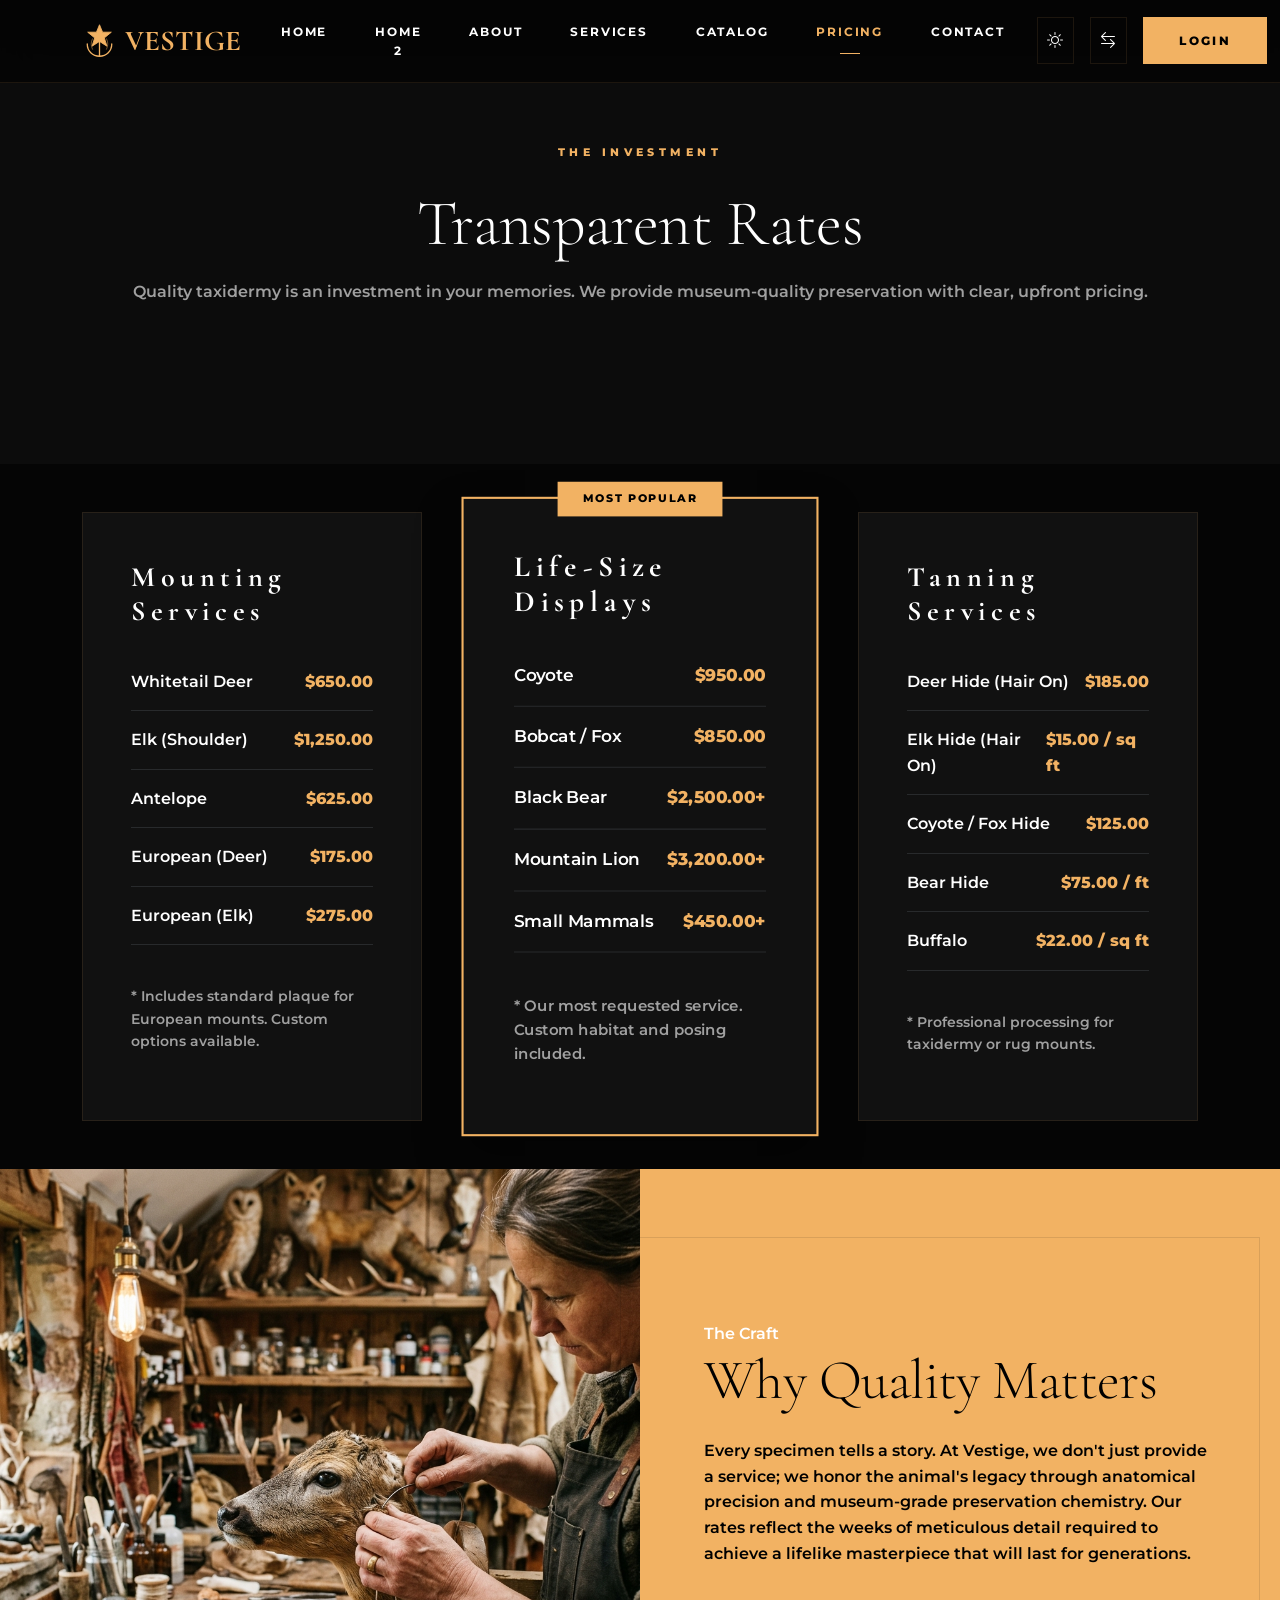
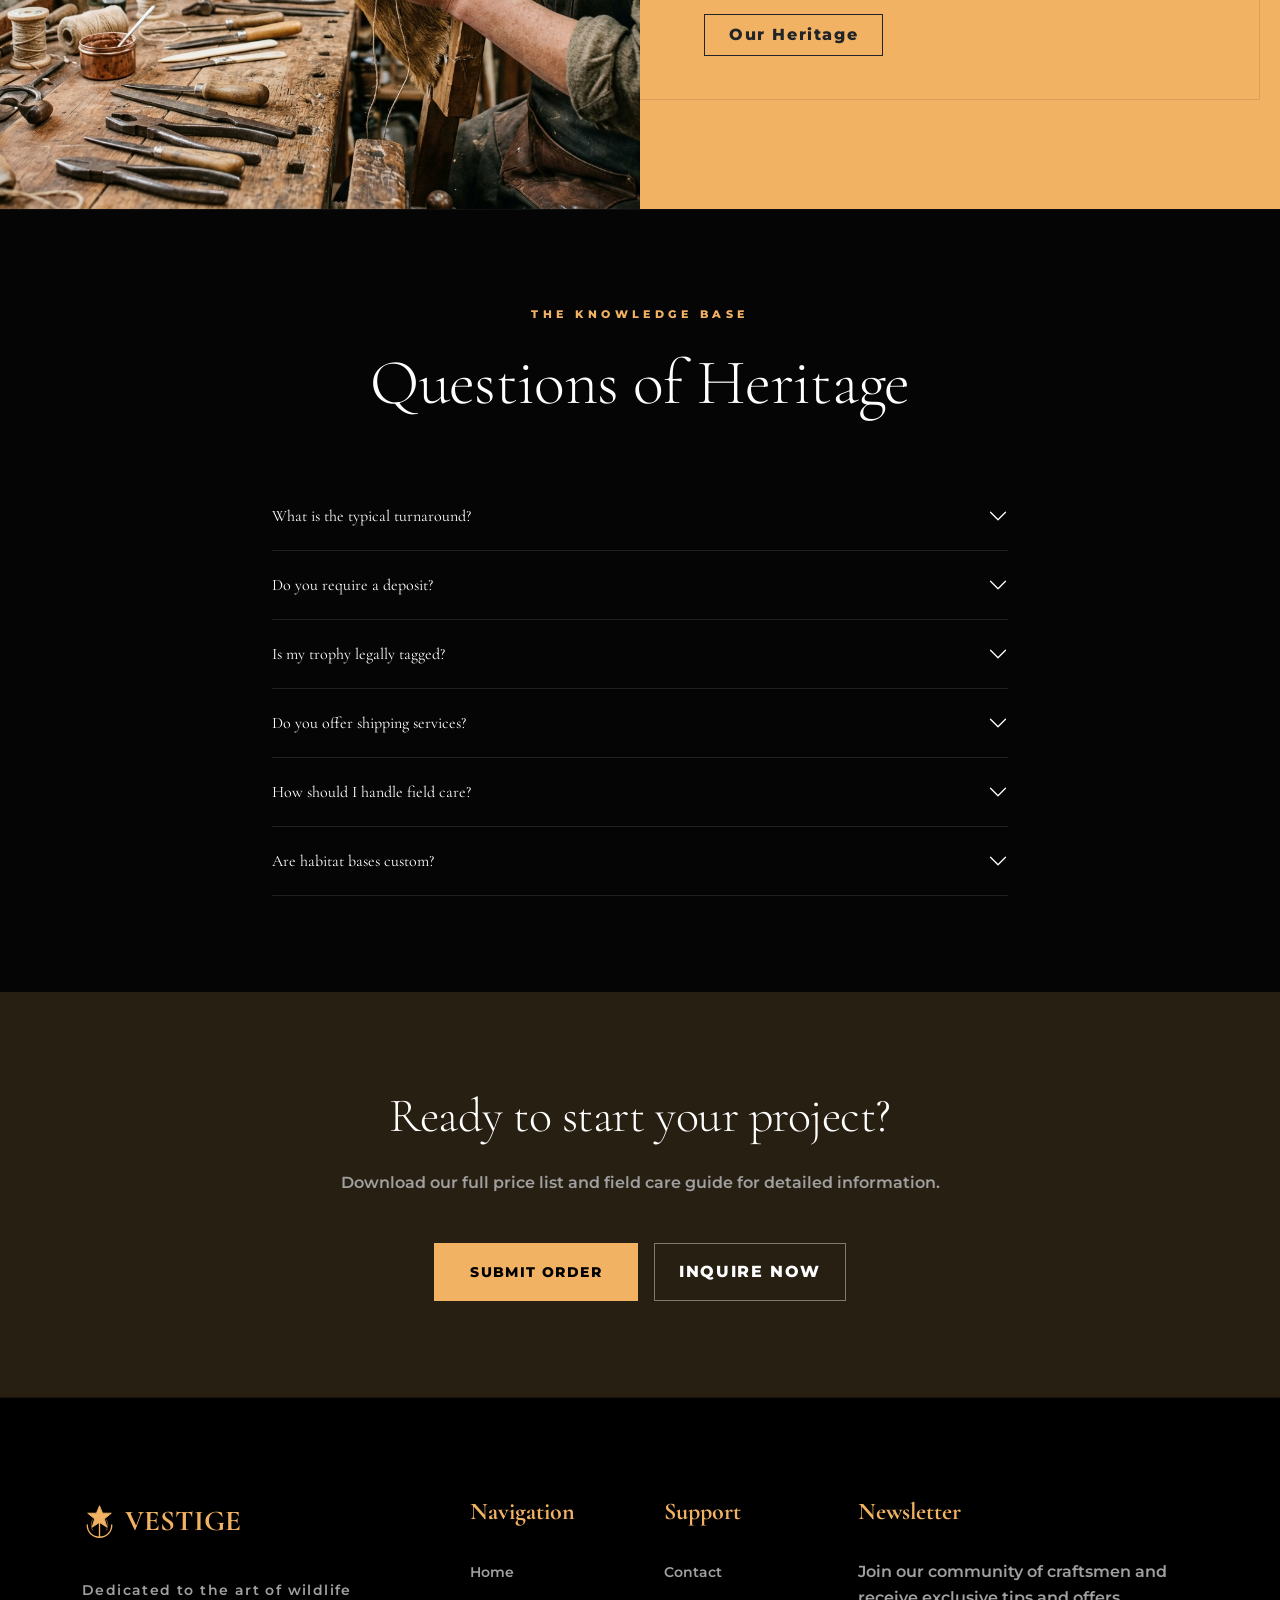
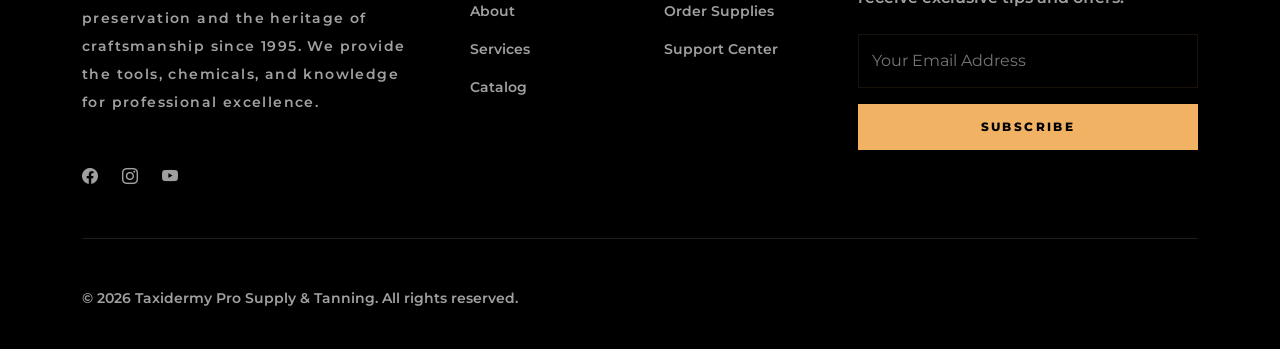
<file: pricing.html>
<!DOCTYPE html>
<html lang="en" dir="ltr">
<head>
    <meta charset="UTF-8">
    <meta name="viewport" content="width=device-width, initial-scale=1.0">
    <title>Investment & Rates | Taxidermy Pro</title>
    <meta name="description" content="Transparent pricing for professional taxidermy and tanning services. Quality craftsmanship for your heritage pieces.">
    <link href="https://cdn.jsdelivr.net/npm/bootstrap@5.3.0/dist/css/bootstrap.min.css" rel="stylesheet">
    <link rel="stylesheet" href="https://cdn.jsdelivr.net/npm/bootstrap-icons@1.10.5/font/bootstrap-icons.css">
    <link rel="stylesheet" href="assets/css/style.css">
    <link rel="icon" type="image/svg+xml" href="assets/images/logo.svg">
</head>
<body data-theme="light">
    <!-- Navbar -->
    <nav class="navbar navbar-expand-xl fixed-top">
        <div class="container">
            <a class="navbar-brand d-flex align-items-center" href="index.html">
                <img src="assets/images/logo.svg" alt="Logo" class="me-2" style="height: 35px;">
                VESTIGE
            </a>
            <button class="navbar-toggler" type="button" data-bs-toggle="collapse" data-bs-target="#navbarNav">
                <span class="navbar-toggler-icon"></span>
            </button>
            <div class="collapse navbar-collapse" id="navbarNav">
                <ul class="navbar-nav mx-auto text-center">
                    <li class="nav-item"><a class="nav-link" href="index.html">Home</a></li>
                    <li class="nav-item"><a class="nav-link" href="home-2.html">Home 2</a></li>
                    <li class="nav-item"><a class="nav-link" href="about.html">About</a></li>
                    <li class="nav-item"><a class="nav-link" href="services.html">Services</a></li>
                    <li class="nav-item"><a class="nav-link" href="catalog.html">Catalog</a></li>
                    <li class="nav-item"><a class="nav-link active" href="pricing.html">Pricing</a></li>
                    <li class="nav-item"><a class="nav-link" href="contact.html">Contact</a></li>
                </ul>
                
                <div class="d-flex flex-column flex-lg-row align-items-center gap-3 mt-4 mt-lg-0">
                    <div class="d-flex gap-2">
                        <button class="theme-toggle" id="theme-toggle" title="Toggle Theme">
                            <i class="bi bi-sun"></i>
                        </button>
                        <button class="rtl-toggle" id="rtl-toggle" title="Toggle RTL">
                            <i class="bi bi-arrow-left-right"></i>
                        </button>
                    </div>
                    <a href="login.html" class="btn-premium">Login</a>
                </div>
            </div>
        </div>
    </nav>

    <!-- Header -->
    <section class="py-5 mt-5" style="background-color: var(--secondary-bg);">
        <div class="container py-5 text-center">
            <div class="section-title reveal">
                <span>The Investment</span>
                <h1 class="display-3">Transparent Rates</h1>
                <p class="text-muted mt-3 max-w-600 mx-auto">Quality taxidermy is an investment in your memories. We provide museum-quality preservation with clear, upfront pricing.</p>
            </div>
        </div>
    </section>

    <!-- Pricing Tables -->
    <section class="py-5">
        <div class="container">
            <div class="row g-5 align-items-stretch">
                <!-- Mounting Services -->
                <div class="col-lg-4 reveal">
                    <div class="pricing-card p-4 p-md-5 h-100">
                        <h3 class="mb-4 text-white letter-spacing-2">Mounting Services</h3>
                        <ul class="list-unstyled">
                            <li class="d-flex justify-content-between border-bottom border-secondary border-opacity-25 py-3">
                                <span>Whitetail Deer</span>
                                <span class="fw-bold text-tan">$650.00</span>
                            </li>
                            <li class="d-flex justify-content-between border-bottom border-secondary border-opacity-25 py-3">
                                <span>Elk (Shoulder)</span>
                                <span class="fw-bold text-tan">$1,250.00</span>
                            </li>
                            <li class="d-flex justify-content-between border-bottom border-secondary border-opacity-25 py-3">
                                <span>Antelope</span>
                                <span class="fw-bold text-tan">$625.00</span>
                            </li>
                            <li class="d-flex justify-content-between border-bottom border-secondary border-opacity-25 py-3">
                                <span>European (Deer)</span>
                                <span class="fw-bold text-tan">$175.00</span>
                            </li>
                            <li class="d-flex justify-content-between border-bottom border-secondary border-opacity-25 py-3">
                                <span>European (Elk)</span>
                                <span class="fw-bold text-tan">$275.00</span>
                            </li>
                        </ul>
                        <p class="small text-muted mt-4">* Includes standard plaque for European mounts. Custom options available.</p>
                    </div>
                </div>

                <!-- Life-Size & Custom (Most Popular) -->
                <div class="col-lg-4 reveal">
                    <div class="pricing-card pricing-card-popular p-4 p-md-5 h-100">
                        <h3 class="mb-4 text-white letter-spacing-2">Life-Size Displays</h3>
                        <ul class="list-unstyled">
                            <li class="d-flex justify-content-between border-bottom border-secondary border-opacity-25 py-3">
                                <span>Coyote</span>
                                <span class="fw-bold text-tan">$950.00</span>
                            </li>
                            <li class="d-flex justify-content-between border-bottom border-secondary border-opacity-25 py-3">
                                <span>Bobcat / Fox</span>
                                <span class="fw-bold text-tan">$850.00</span>
                            </li>
                            <li class="d-flex justify-content-between border-bottom border-secondary border-opacity-25 py-3">
                                <span>Black Bear</span>
                                <span class="fw-bold text-tan">$2,500.00+</span>
                            </li>
                            <li class="d-flex justify-content-between border-bottom border-secondary border-opacity-25 py-3">
                                <span>Mountain Lion</span>
                                <span class="fw-bold text-tan">$3,200.00+</span>
                            </li>
                            <li class="d-flex justify-content-between border-bottom border-secondary border-opacity-25 py-3">
                                <span>Small Mammals</span>
                                <span class="fw-bold text-tan">$450.00+</span>
                            </li>
                        </ul>
                        <p class="small text-muted mt-4">* Our most requested service. Custom habitat and posing included.</p>
                    </div>
                </div>

                <!-- Tanning & Preservation -->
                <div class="col-lg-4 reveal">
                    <div class="pricing-card p-4 p-md-5 h-100">
                        <h3 class="mb-4 text-white letter-spacing-2">Tanning Services</h3>
                        <ul class="list-unstyled">
                            <li class="d-flex justify-content-between border-bottom border-secondary border-opacity-25 py-3">
                                <span>Deer Hide (Hair On)</span>
                                <span class="fw-bold text-tan">$185.00</span>
                            </li>
                            <li class="d-flex justify-content-between border-bottom border-secondary border-opacity-25 py-3">
                                <span>Elk Hide (Hair On)</span>
                                <span class="fw-bold text-tan">$15.00 / sq ft</span>
                            </li>
                            <li class="d-flex justify-content-between border-bottom border-secondary border-opacity-25 py-3">
                                <span>Coyote / Fox Hide</span>
                                <span class="fw-bold text-tan">$125.00</span>
                            </li>
                            <li class="d-flex justify-content-between border-bottom border-secondary border-opacity-25 py-3">
                                <span>Bear Hide</span>
                                <span class="fw-bold text-tan">$75.00 / ft</span>
                            </li>
                            <li class="d-flex justify-content-between border-bottom border-secondary border-opacity-25 py-3">
                                <span>Buffalo</span>
                                <span class="fw-bold text-tan">$22.00 / sq ft</span>
                            </li>
                        </ul>
                        <p class="small text-muted mt-4">* Professional processing for taxidermy or rug mounts.</p>
                    </div>
                </div>
            </div>

        </div>
    </section>

    <!-- Unique Section 1: The Philosophy of Preservation -->
    <section class="philosophy-section p-0 bg-secondary-custom">
        <div class="container-fluid p-0">
            <div class="row g-0 align-items-stretch">
                <div class="col-lg-6 philosophy-img-wrapper">
                    <img src="assets/images/about-artisan.png" alt="Artisan at work" class="philosophy-img h-100 reveal">
                </div>
                <div class="col-lg-6 d-flex align-items-center bg-accent">
                    <div class="philosophy-content-box reveal">
                        <span>The Craft</span>
                        <h2 class="display-4 mb-4">Why Quality Matters</h2>
                        <p class="mb-5">Every specimen tells a story. At Vestige, we don't just provide a service; we honor the animal's legacy through anatomical precision and museum-grade preservation chemistry. Our rates reflect the weeks of meticulous detail required to achieve a lifelike masterpiece that will last for generations.</p>
                        <a href="about.html" class="btn btn-outline-dark rounded-0 px-4 py-2 small fw-bold letter-spacing-1">Our Heritage</a>
                    </div>
                </div>
            </div>
        </div>
    </section>


    <!-- Unique Section 2: Questions of Heritage (FAQ) -->
    <section class="py-5 border-top border-secondary border-opacity-10">
        <div class="container py-5">
            <div class="section-title text-center reveal">
                <span>The Knowledge Base</span>
                <h2 class="display-5">Questions of Heritage</h2>
            </div>
            
            <div class="row justify-content-center">
                <div class="col-lg-8">
                    <div class="accordion accordion-flush reveal" id="faqAccordion">
                        <div class="accordion-item bg-transparent border-bottom border-secondary border-opacity-25">
                            <h2 class="accordion-header">
                                <button class="accordion-button collapsed bg-transparent text-dark px-0 py-4 shadow-none" type="button" data-bs-toggle="collapse" data-bs-target="#faq1">
                                    What is the typical turnaround?
                                </button>
                            </h2>
                            <div id="faq1" class="accordion-collapse collapse" data-bs-parent="#faqAccordion">
                                <div class="accordion-body px-0 text-muted pb-4">
                                    Quality takes time. Shoulder mounts typically take 8-12 months, while life-size displays can range from 12-16 months depending on the habitat complexity.
                                </div>
                            </div>
                        </div>

                        <div class="accordion-item bg-transparent border-bottom border-secondary border-opacity-25">
                            <h2 class="accordion-header">
                                <button class="accordion-button collapsed bg-transparent text-dark px-0 py-4 shadow-none" type="button" data-bs-toggle="collapse" data-bs-target="#faq2">
                                    Do you require a deposit?
                                </button>
                            </h2>
                            <div id="faq2" class="accordion-collapse collapse" data-bs-parent="#faqAccordion">
                                <div class="accordion-body px-0 text-muted pb-4">
                                    Yes, we require a 50% deposit to begin work. This covers the cost of tanning, forms, and custom supplies required for your specific piece.
                                </div>
                            </div>
                        </div>

                        <div class="accordion-item bg-transparent border-bottom border-secondary border-opacity-25">
                            <h2 class="accordion-header">
                                <button class="accordion-button collapsed bg-transparent text-dark px-0 py-4 shadow-none" type="button" data-bs-toggle="collapse" data-bs-target="#faq3">
                                    Is my trophy legally tagged?
                                </button>
                            </h2>
                            <div id="faq3" class="accordion-collapse collapse" data-bs-parent="#faqAccordion">
                                <div class="accordion-body px-0 text-muted pb-4">
                                    All specimens must be accompanied by proper legal documentation and harvest tags. We cannot accept any animal without verified provenance.
                                </div>
                            </div>
                        </div>

                        <div class="accordion-item bg-transparent border-bottom border-secondary border-opacity-25">
                            <h2 class="accordion-header">
                                <button class="accordion-button collapsed bg-transparent text-dark px-0 py-4 shadow-none" type="button" data-bs-toggle="collapse" data-bs-target="#faq4">
                                    Do you offer shipping services?
                                </button>
                            </h2>
                            <div id="faq4" class="accordion-collapse collapse" data-bs-parent="#faqAccordion">
                                <div class="accordion-body px-0 text-muted pb-4">
                                    We work with specialized wildlife couriers for safe transport. Shipping costs are calculated upon completion based on the final dimensions and weight.
                                </div>
                            </div>
                        </div>

                        <div class="accordion-item bg-transparent border-bottom border-secondary border-opacity-25">
                            <h2 class="accordion-header">
                                <button class="accordion-button collapsed bg-transparent text-dark px-0 py-4 shadow-none" type="button" data-bs-toggle="collapse" data-bs-target="#faq5">
                                    How should I handle field care?
                                </button>
                            </h2>
                            <div id="faq5" class="accordion-collapse collapse" data-bs-parent="#faqAccordion">
                                <div class="accordion-body px-0 text-muted pb-4">
                                    Field care is critical. Keep the specimen cool, avoid dragging, and never put it in a plastic bag while warm. Visit our guide for detailed instructions.
                                </div>
                            </div>
                        </div>

                        <div class="accordion-item bg-transparent border-bottom border-secondary border-opacity-25">
                            <h2 class="accordion-header">
                                <button class="accordion-button collapsed bg-transparent text-dark px-0 py-4 shadow-none" type="button" data-bs-toggle="collapse" data-bs-target="#faq6">
                                    Are habitat bases custom?
                                </button>
                            </h2>
                            <div id="faq6" class="accordion-collapse collapse" data-bs-parent="#faqAccordion">
                                <div class="accordion-body px-0 text-muted pb-4">
                                    Absolutely. Each base is designed to mimic the natural environment where the animal was harvested, using ethically sourced botanical elements.
                                </div>
                            </div>
                        </div>
                    </div>
                </div>
            </div>
        </div>
    </section>


    <section class="py-5 bg-accent-soft">
        <div class="container py-5 text-center">
            <div class="reveal">
                <h2 class="display-5 mb-4">Ready to start your project?</h2>
                <p class="text-muted mb-5">Download our full price list and field care guide for detailed information.</p>
                <div class="d-flex justify-content-center gap-3">
                    <a href="order-form.html" class="btn-premium pricing-submit-btn">Submit Order</a>
                    <a href="contact.html" class="btn btn-outline-dark rounded-0 px-4 py-3 border-opacity-25 small text-uppercase fw-bold letter-spacing-1">Inquire Now</a>
                </div>
            </div>
        </div>
    </section>

    <!-- Footer -->
    <footer>
        <div class="container">
            <div class="row g-5">
                <div class="col-lg-4">
                    <div class="footer-logo d-flex align-items-center">
                        <img src="assets/images/logo.svg" alt="Logo" class="me-2" style="height: 35px;">
                        VESTIGE
                    </div>
                    <p class="text-muted mb-5 small letter-spacing-1 lh-lg">Dedicated to the art of wildlife preservation and the heritage of craftsmanship since 1995. We provide the tools, chemicals, and knowledge for professional excellence.</p>
                    <div class="social-links d-flex gap-4">
                        <a href="#" class="text-muted hover-accent"><i class="bi bi-facebook"></i></a>
                        <a href="#" class="text-muted hover-accent"><i class="bi bi-instagram"></i></a>
                        <a href="#" class="text-muted hover-accent"><i class="bi bi-youtube"></i></a>
                    </div>
                </div>
                <div class="col-lg-2 footer-links">
                    <h4>Navigation</h4>
                    <ul>
                        <li><a href="index.html">Home</a></li>
                        <li><a href="about.html">About</a></li>
                        <li><a href="services.html">Services</a></li>
                        <li><a href="catalog.html">Catalog</a></li>
                    </ul>
                </div>
                <div class="col-lg-2 footer-links">
                    <h4>Support</h4>
                    <ul>
                        <li><a href="contact.html">Contact</a></li>
                        <li><a href="order-form.html">Order Supplies</a></li>
                        <li><a href="404.html">Support Center</a></li>
                    </ul>
                </div>
                <div class="col-lg-4">
                    <h4>Newsletter</h4>
                    <p class="text-muted mb-4">Join our community of craftsmen and receive exclusive tips and offers.</p>
                    <form class="newsletter-form">
                        <input type="email" placeholder="Your Email Address" required>
                        <button type="submit" class="btn-premium w-100">Subscribe</button>
                    </form>
                </div>
            </div>
            <hr class="my-5 border-secondary">
            <div class="row align-items-center">
                <div class="col-md-6 text-center text-md-start">
                    <p class="mb-0 small text-muted">&copy; 2026 Taxidermy Pro Supply & Tanning. All rights reserved.</p>
                </div>
            </div>
        </div>
    </footer>

    <script src="https://cdn.jsdelivr.net/npm/bootstrap@5.3.0/dist/js/bootstrap.bundle.min.js"></script>
    <script src="assets/js/main.js"></script>
    <button id="back-to-top" title="Back to Top"><i class="bi bi-arrow-up"></i></button>
</body>
</html>
</file>
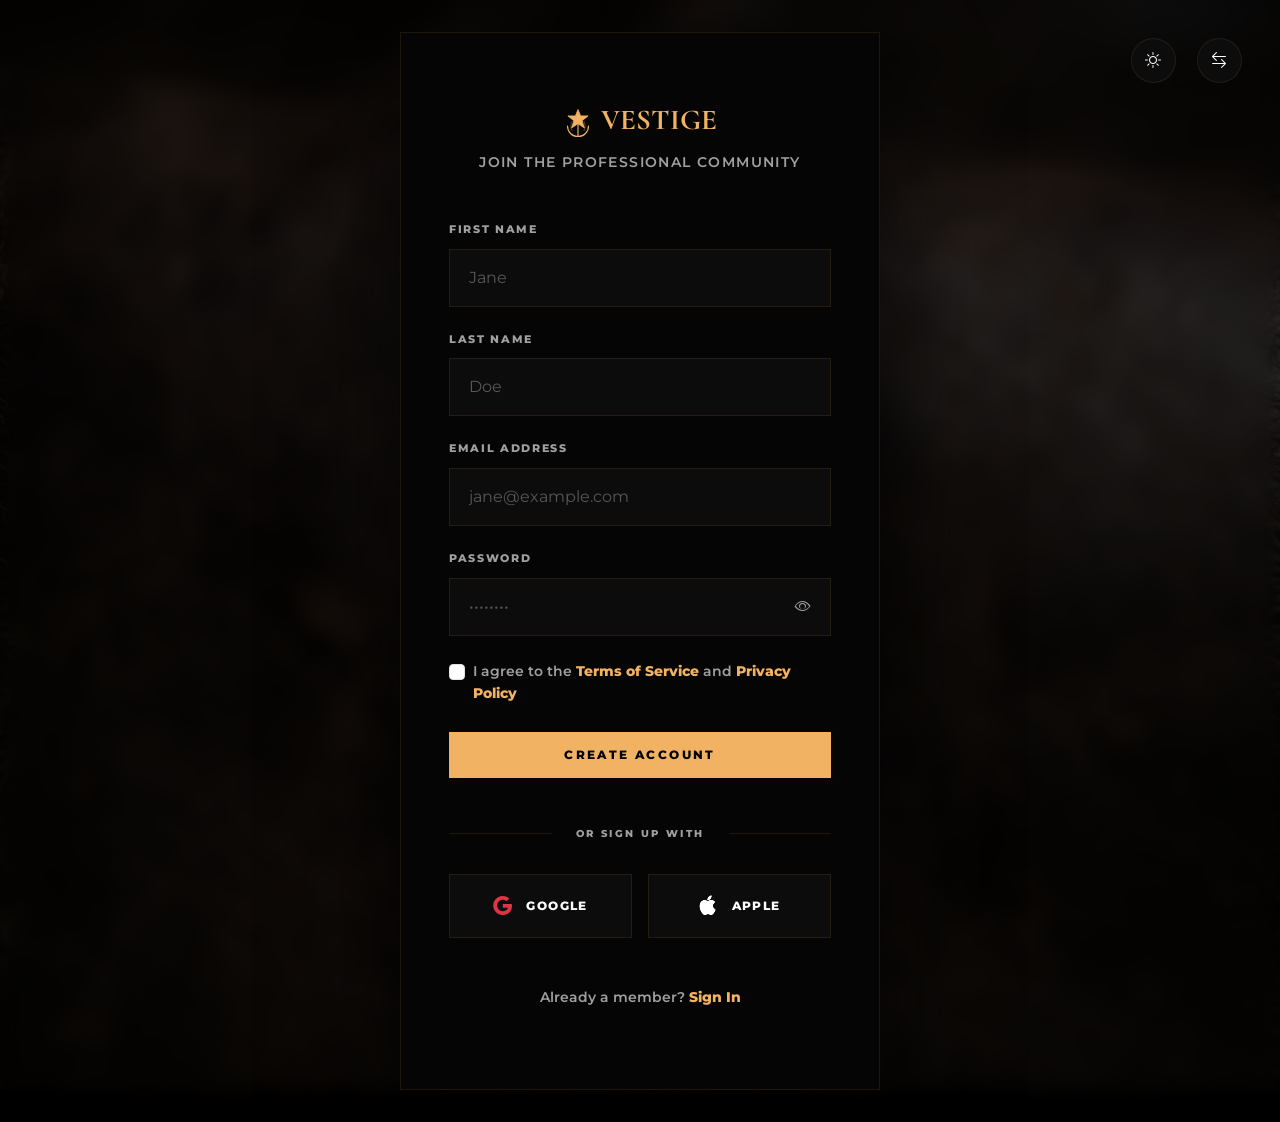
<file: register.html>
<!DOCTYPE html>
<html lang="en" dir="ltr">
<head>
    <meta charset="UTF-8">
    <meta name="viewport" content="width=device-width, initial-scale=1.0">
    <title>Join the Heritage | Taxidermy Pro</title>
    <link href="https://cdn.jsdelivr.net/npm/bootstrap@5.3.0/dist/css/bootstrap.min.css" rel="stylesheet">
    <link rel="stylesheet" href="https://cdn.jsdelivr.net/npm/bootstrap-icons@1.10.5/font/bootstrap-icons.css">
    <link rel="stylesheet" href="assets/css/style.css">
    <link rel="icon" type="image/svg+xml" href="assets/images/logo.svg">
</head>
<body class="auth-page" data-theme="dark">

    <div class="auth-controls">
        <button class="theme-toggle" id="theme-toggle" title="Toggle Theme">
            <i class="bi bi-sun"></i>
        </button>
        <button class="rtl-toggle" id="rtl-toggle" title="Toggle RTL">
            <i class="bi bi-arrow-left-right"></i>
        </button>
    </div>

    <div class="auth-wrapper">
        <div class="auth-card reveal">
            <div class="text-center mb-5">
                <a href="index.html" class="footer-logo d-block mb-2"><img src="assets/images/logo.svg" alt="Logo" class="me-2" style="height: 30px;">VESTIGE</a>
                <p class="text-muted small text-uppercase letter-spacing-1">Join the Professional Community</p>
            </div>
            
            <form>
                <div class="row g-4">
                    <div class="col-12">
                        <label class="form-label">First Name</label>
                        <input type="text" class="form-control" placeholder="Jane">
                    </div>
                    <div class="col-12">
                        <label class="form-label">Last Name</label>
                        <input type="text" class="form-control" placeholder="Doe">
                    </div>
                    <div class="col-12">
                        <label class="form-label">Email Address</label>
                        <input type="email" class="form-control" placeholder="jane@example.com">
                    </div>
                    <div class="col-12">
                        <label class="form-label">Password</label>
                        <div class="password-group position-relative">
                            <input type="password" class="form-control pe-5" id="regPassword" placeholder="••••••••">
                            <button type="button" class="password-toggle position-absolute top-50 end-0 translate-middle-y border-0 bg-transparent p-0 me-3 d-flex align-items-center justify-content-center" onclick="togglePassword('regPassword', this)" style="width: 1.5rem; height: 1.5rem; line-height: 1;">
                                <i class="bi bi-eye"></i>
                            </button>
                        </div>
                    </div>
                    <div class="col-12">
                        <div class="form-check">
                            <input class="form-check-input" type="checkbox" id="terms">
                            <label class="form-check-label small text-muted" for="terms">I agree to the <a href="#" class="text-tan fw-bold">Terms of Service</a> and <a href="#" class="text-tan fw-bold">Privacy Policy</a></label>
                        </div>
                    </div>
                    <div class="col-12">
                        <button type="submit" class="btn-premium w-100">Create Account</button>
                    </div>
                </div>

                <div class="social-login-divider small text-uppercase letter-spacing-1">Or Sign Up With</div>
                
                <div class="social-btns">
                    <a href="#" class="btn-social">
                        <i class="bi bi-google text-danger"></i>
                        Google
                    </a>
                    <a href="#" class="btn-social">
                        <i class="bi bi-apple"></i>
                        Apple
                    </a>
                </div>
            </form>
            
            <div class="text-center mt-5">
                <p class="small text-muted">Already a member? <a href="login.html" class="text-tan fw-bold">Sign In</a></p>
            </div>
        </div>
    </div>

    <script src="assets/js/main.js"></script>
    <script>
        function togglePassword(inputId, btn) {
            const input = document.getElementById(inputId);
            const icon = btn.querySelector('i');
            if (input.type === 'password') {
                input.type = 'text';
                icon.className = 'bi bi-eye-slash';
            } else {
                input.type = 'password';
                icon.className = 'bi bi-eye';
            }
        }
    </script>
</body>
</html>
</file>
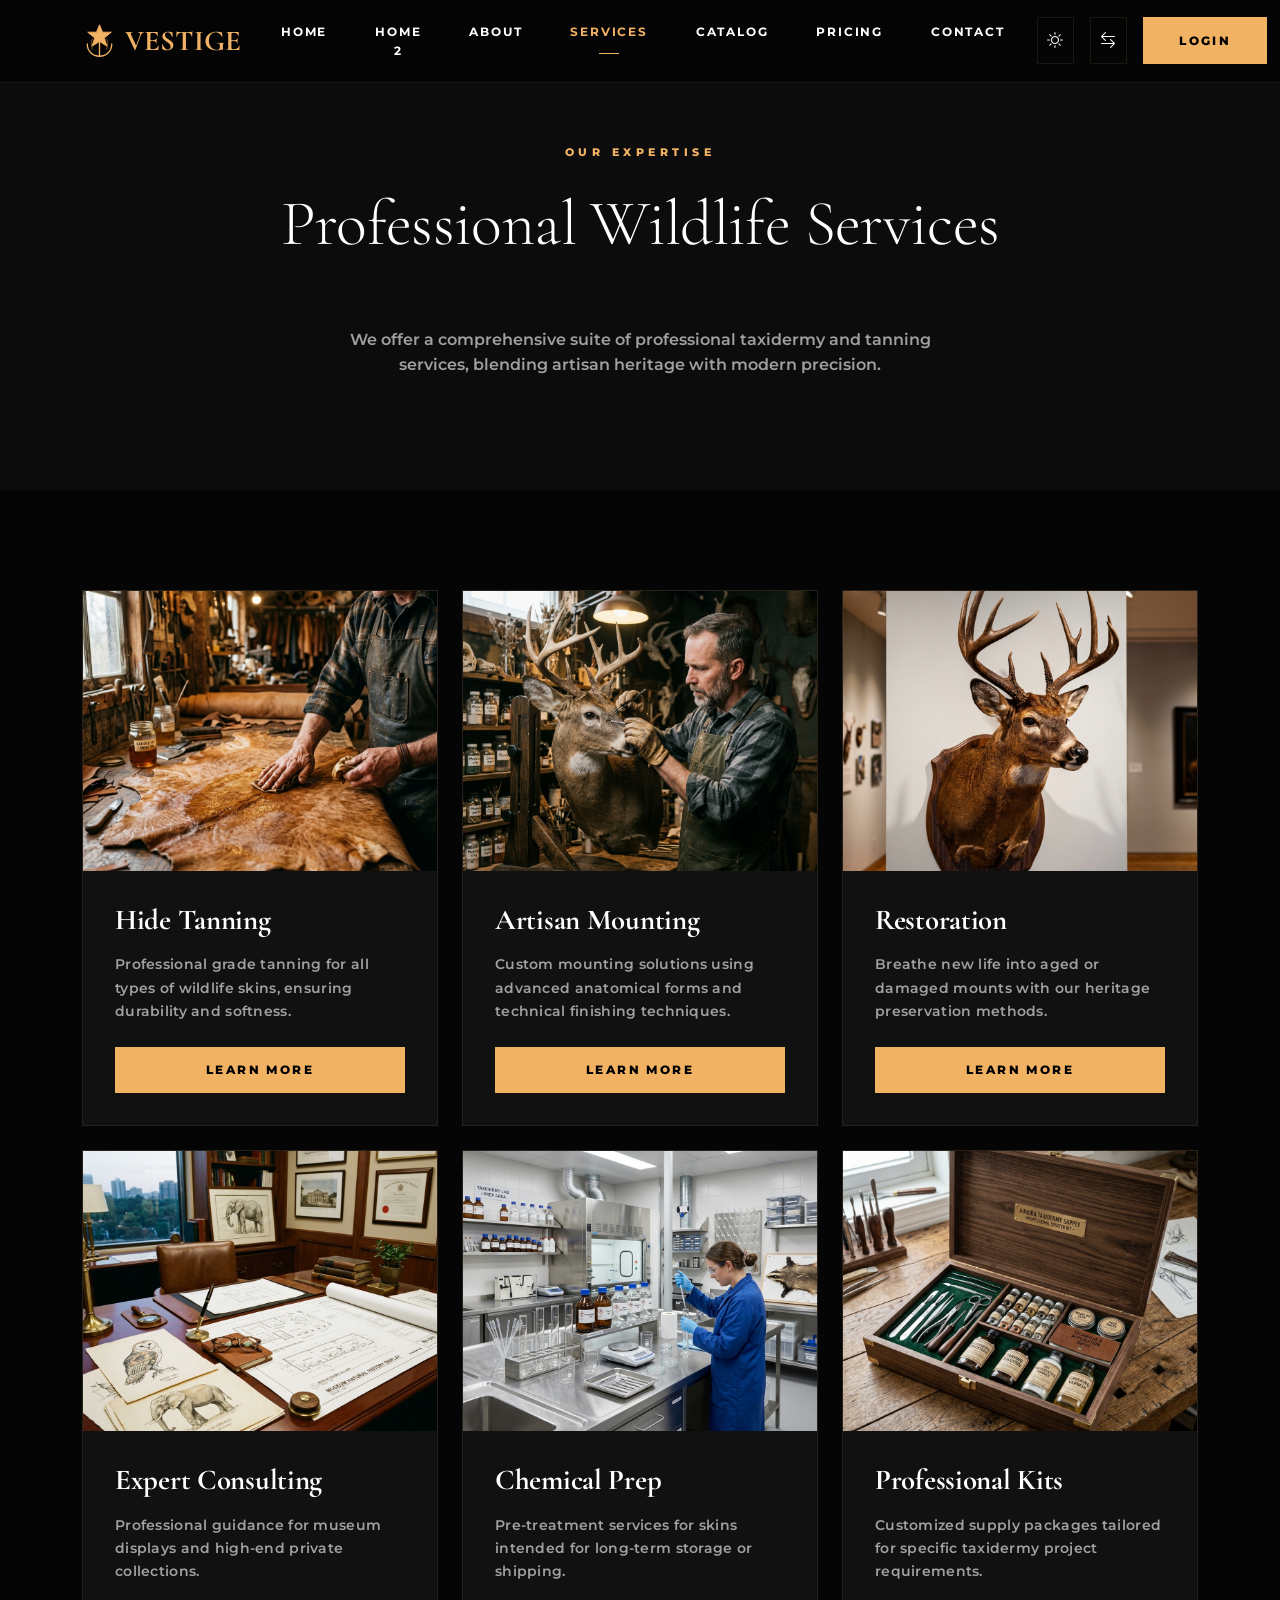
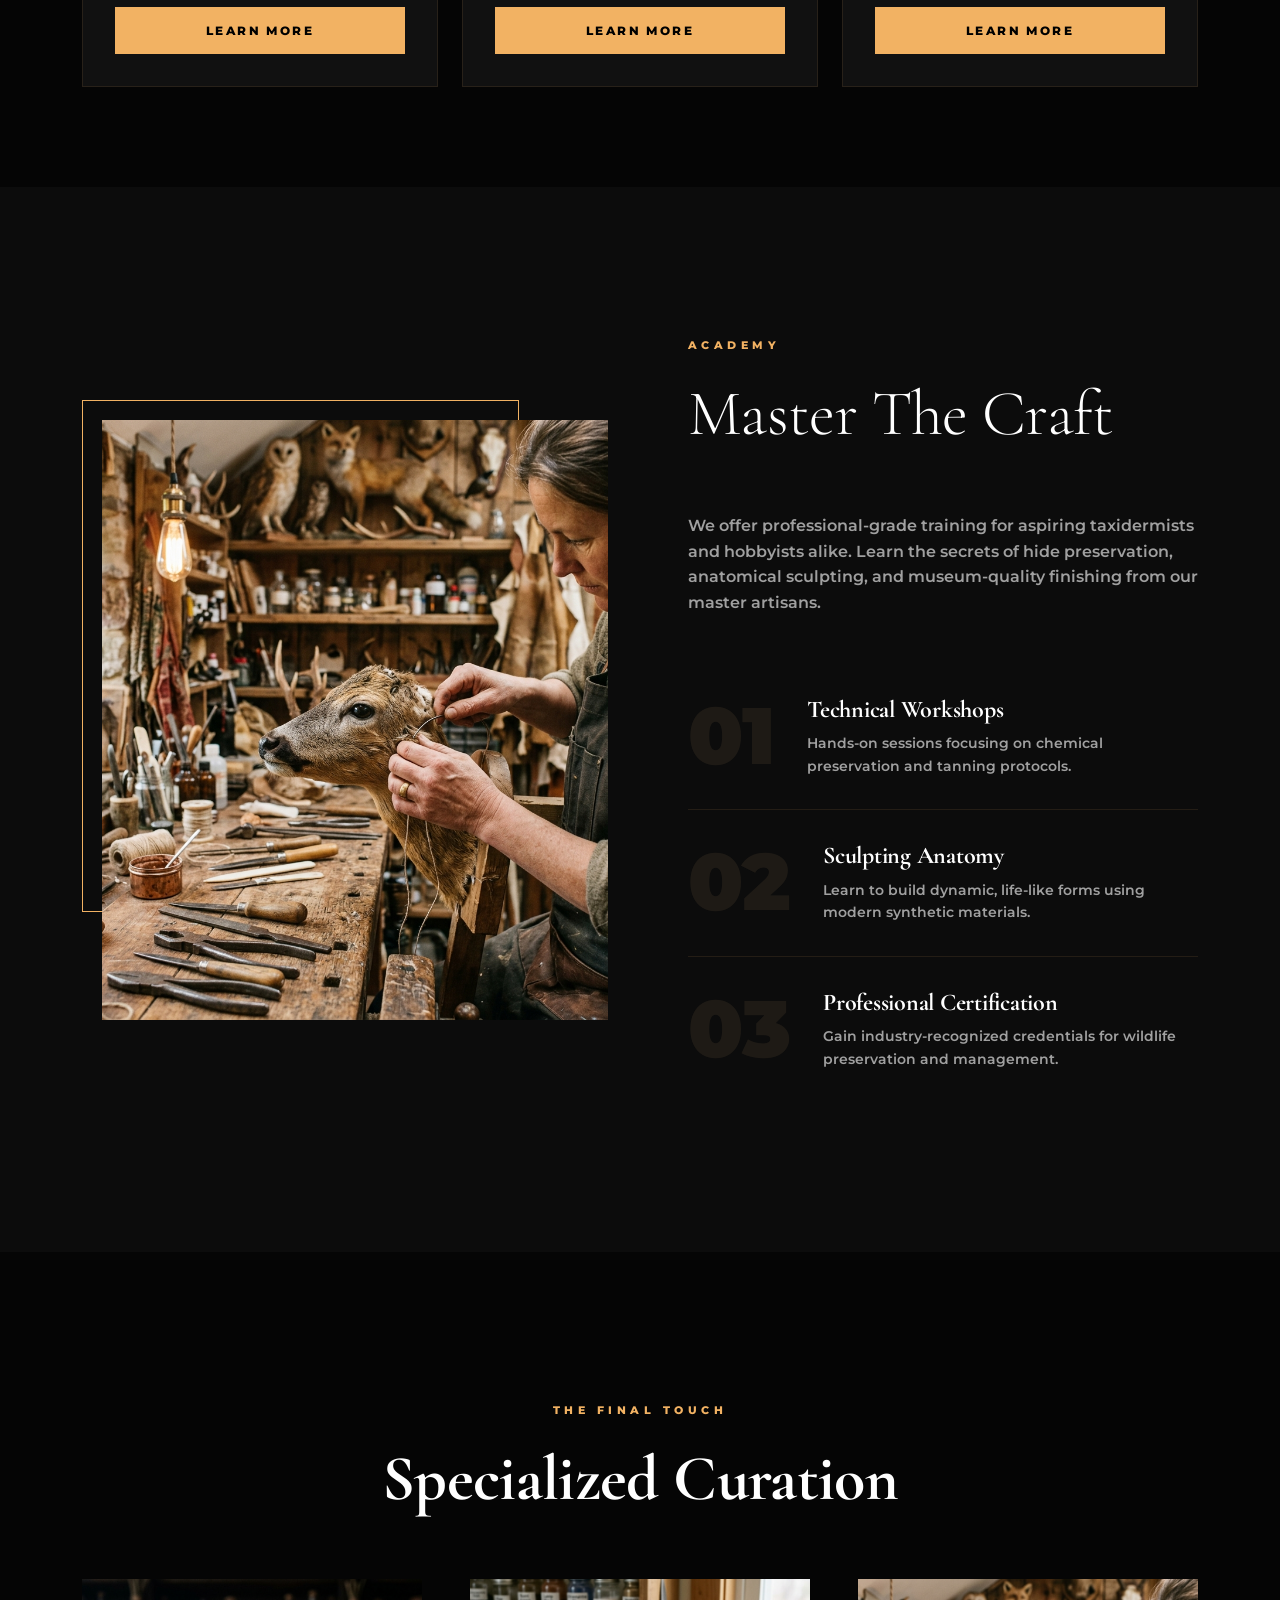
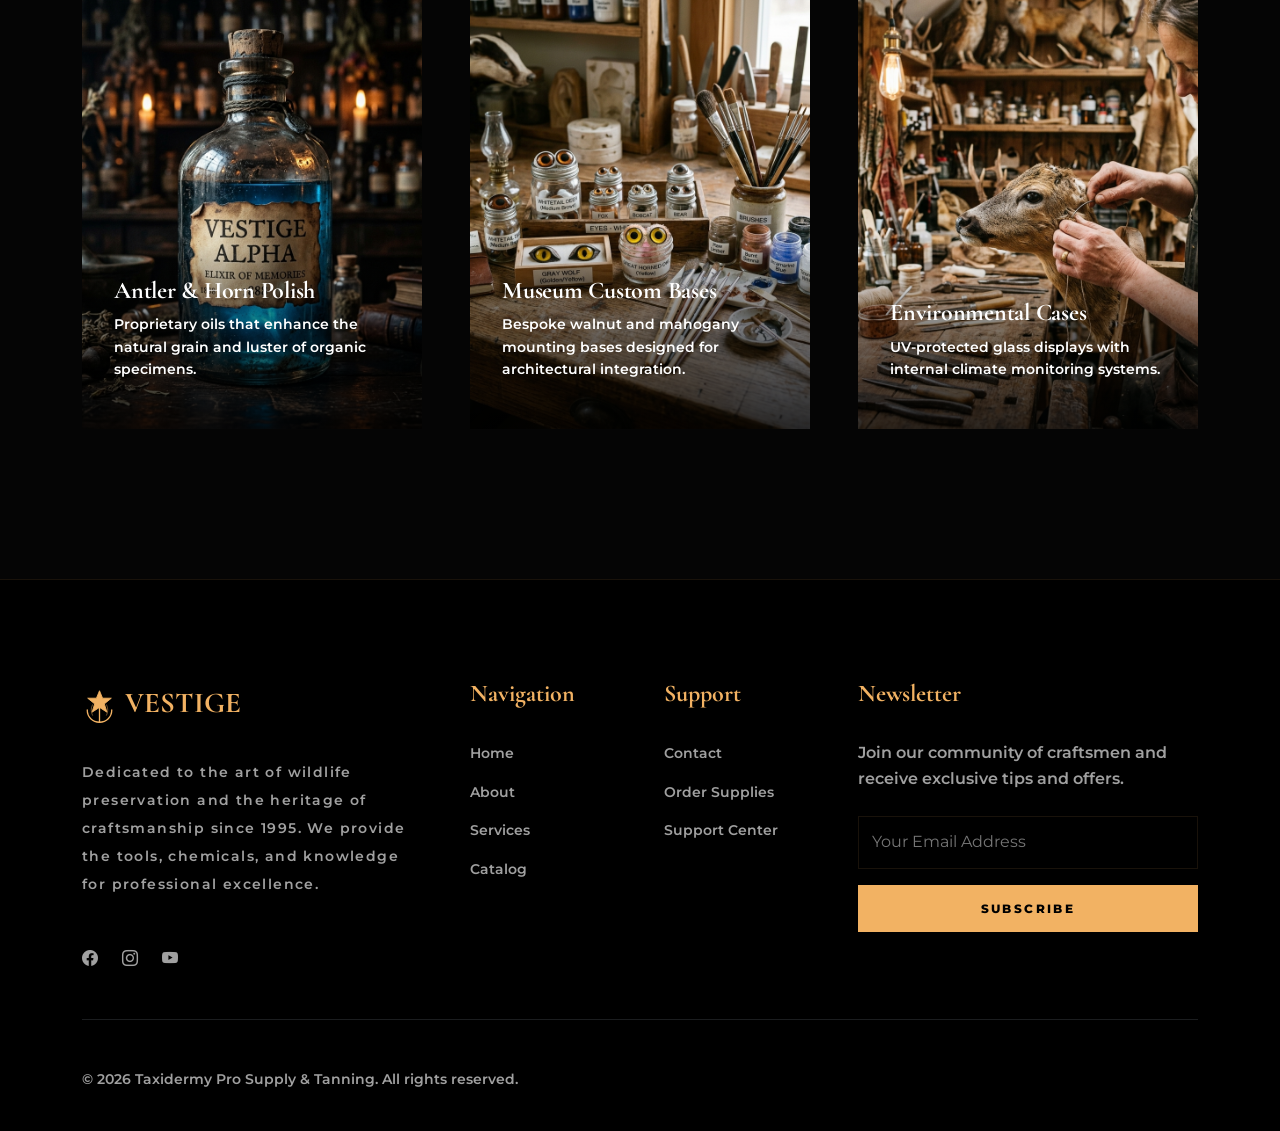
<file: services.html>
<!DOCTYPE html>
<html lang="en" dir="ltr">
<head>
    <meta charset="UTF-8">
    <meta name="viewport" content="width=device-width, initial-scale=1.0">
    <title>Professional Services | Taxidermy Pro</title>
    <link href="https://cdn.jsdelivr.net/npm/bootstrap@5.3.0/dist/css/bootstrap.min.css" rel="stylesheet">
    <link rel="stylesheet" href="https://cdn.jsdelivr.net/npm/bootstrap-icons@1.10.5/font/bootstrap-icons.css">
    <link rel="stylesheet" href="assets/css/style.css">
    <link rel="icon" type="image/svg+xml" href="assets/images/logo.svg">
</head>
<body data-theme="dark">

    <!-- Navbar -->
    <nav class="navbar navbar-expand-xl fixed-top">
        <div class="container">
            <a class="navbar-brand d-flex align-items-center" href="index.html">
                <img src="assets/images/logo.svg" alt="Logo" class="me-2" style="height: 35px;">
                VESTIGE
            </a>
            <button class="navbar-toggler" type="button" data-bs-toggle="collapse" data-bs-target="#navbarNav">
                <span class="navbar-toggler-icon"></span>
            </button>
            <div class="collapse navbar-collapse" id="navbarNav">
                <ul class="navbar-nav mx-auto text-center">
                    <li class="nav-item"><a class="nav-link" href="index.html">Home</a></li>
                    <li class="nav-item"><a class="nav-link" href="home-2.html">Home 2</a></li>
                    <li class="nav-item"><a class="nav-link" href="about.html">About</a></li>
                    <li class="nav-item"><a class="nav-link active" href="services.html">Services</a></li>
                    <li class="nav-item"><a class="nav-link" href="catalog.html">Catalog</a></li>
                    <li class="nav-item"><a class="nav-link" href="pricing.html">Pricing</a></li>
                    
                    
                    <li class="nav-item"><a class="nav-link" href="contact.html">Contact</a></li>
                </ul>
                
                <div class="d-flex flex-column flex-lg-row align-items-center gap-3 mt-4 mt-lg-0">
                    <div class="d-flex gap-2">
                        <button class="theme-toggle" id="theme-toggle" title="Toggle Theme">
                            <i class="bi bi-sun"></i>
                        </button>
                        <button class="rtl-toggle" id="rtl-toggle" title="Toggle RTL">
                            <i class="bi bi-arrow-left-right"></i>
                        </button>
                    </div>
                    <a href="login.html" class="btn-premium">Login</a>
                </div>
            </div>
        </div>
    </nav>

    <!-- Header Section -->
    <section class="py-5 mt-5" style="background-color: var(--secondary-bg);">
        <div class="container py-5 text-center">
            <div class="section-title reveal">
                <span>Our Expertise</span>
                <h1 class="display-3">Professional Wildlife Services</h1>
            </div>
            <p class="text-muted max-width-600 mx-auto reveal">We offer a comprehensive suite of professional taxidermy and tanning services, blending artisan heritage with modern precision.</p>
        </div>
    </section>

    <section>
        <div class="container">
            <div class="row g-4">
                <div class="col-lg-4 col-md-6 stagger">
                    <div class="rustic-card">
                        <img src="assets/images/service-tanning.png" alt="Hide Tanning">
                        <div class="rustic-card-content">
                            <h3>Hide Tanning</h3>
                            <p>Professional grade tanning for all types of wildlife skins, ensuring durability and softness.</p>
                            <a href="services.html" class="btn-premium w-100 text-center">Learn More</a>
                        </div>
                    </div>
                </div>
                <div class="col-lg-4 col-md-6 stagger">
                    <div class="rustic-card">
                        <img src="assets/images/service-mounting.png" alt="Mounting">
                        <div class="rustic-card-content">
                            <h3>Artisan Mounting</h3>
                            <p>Custom mounting solutions using advanced anatomical forms and technical finishing techniques.</p>
                            <a href="services.html" class="btn-premium w-100 text-center">Learn More</a>
                        </div>
                    </div>
                </div>
                <div class="col-lg-4 col-md-6 stagger">
                    <div class="rustic-card">
                        <img src="assets/images/after-restoration.png" alt="Restoration">
                        <div class="rustic-card-content">
                            <h3>Restoration</h3>
                            <p>Breathe new life into aged or damaged mounts with our heritage preservation methods.</p>
                            <a href="services.html" class="btn-premium w-100 text-center">Learn More</a>
                        </div>
                    </div>
                </div>
                <div class="col-lg-4 col-md-6 stagger">
                    <div class="rustic-card">
                        <img src="assets/images/service-consulting.png" alt="Consulting">
                        <div class="rustic-card-content">
                            <h3>Expert Consulting</h3>
                            <p>Professional guidance for museum displays and high-end private collections.</p>
                            <a href="services.html" class="btn-premium w-100 text-center">Learn More</a>
                        </div>
                    </div>
                </div>
                <div class="col-lg-4 col-md-6 stagger">
                    <div class="rustic-card">
                        <img src="assets/images/service-chemical.png" alt="Chemical Prep">
                        <div class="rustic-card-content">
                            <h3>Chemical Prep</h3>
                            <p>Pre-treatment services for skins intended for long-term storage or shipping.</p>
                            <a href="services.html" class="btn-premium w-100 text-center">Learn More</a>
                        </div>
                    </div>
                </div>
                <div class="col-lg-4 col-md-6 stagger">
                    <div class="rustic-card">
                        <img src="assets/images/service-kits.png" alt="Tool Kits">
                        <div class="rustic-card-content">
                            <h3>Professional Kits</h3>
                            <p>Customized supply packages tailored for specific taxidermy project requirements.</p>
                            <a href="services.html" class="btn-premium w-100 text-center">Learn More</a>
                        </div>
                    </div>
                </div>
            </div>
        </div>
    </section>

    <!-- Section 2: The Artisan Academy -->
    <section class="academy-section reveal">
        <div class="container">
            <div class="row align-items-center">
                <div class="col-lg-6 mb-5 mb-lg-0">
                    <div class="academy-img-frame reveal">
                        <img src="assets/images/about-artisan.png" alt="Workshop" class="img-fluid w-100" style="height: 600px; object-fit: cover;">
                    </div>
                </div>
                <div class="col-lg-6 ps-lg-5">
                    <div class="section-title reveal">
                        <span>Academy</span>
                        <h2 class="display-3">Master The Craft</h2>
                    </div>
                    <p class="text-muted mb-5 reveal">We offer professional-grade training for aspiring taxidermists and hobbyists alike. Learn the secrets of hide preservation, anatomical sculpting, and museum-quality finishing from our master artisans.</p>
                    
                    <div class="academy-item reveal">
                        <div class="academy-number">01</div>
                        <div>
                            <h4>Technical Workshops</h4>
                            <p class="small text-muted mb-0">Hands-on sessions focusing on chemical preservation and tanning protocols.</p>
                        </div>
                    </div>
                    <div class="academy-item reveal">
                        <div class="academy-number">02</div>
                        <div>
                            <h4>Sculpting Anatomy</h4>
                            <p class="small text-muted mb-0">Learn to build dynamic, life-like forms using modern synthetic materials.</p>
                        </div>
                    </div>
                    <div class="academy-item reveal">
                        <div class="academy-number">03</div>
                        <div>
                            <h4>Professional Certification</h4>
                            <p class="small text-muted mb-0">Gain industry-recognized credentials for wildlife preservation and management.</p>
                        </div>
                    </div>
                </div>
            </div>
        </div>
    </section>

    <!-- Section 3: Finishing Mastery -->
    <section class="py-10 services-final-touch" style="padding: 150px 0;">
        <div class="container">
            <div class="section-title text-center reveal">
                <span>The Final Touch</span>
                <h2>Specialized Curation</h2>
            </div>
            <div class="finishing-grid mt-5">
                <div class="finishing-card reveal stagger">
                    <img src="assets/images/home-2-vault-1.png" alt="Antler Polish">
                    <div class="finishing-content">
                        <h4>Antler & Horn Polish</h4>
                        <p class="small">Proprietary oils that enhance the natural grain and luster of organic specimens.</p>
                    </div>
                </div>
                <div class="finishing-card reveal stagger">
                    <img src="assets/images/finishing-supplies.png" alt="Custom Bases">
                    <div class="finishing-content">
                        <h4>Museum Custom Bases</h4>
                        <p class="small">Bespoke walnut and mahogany mounting bases designed for architectural integration.</p>
                    </div>
                </div>
                <div class="finishing-card reveal stagger">
                    <img src="assets/images/about-artisan.png" alt="Environmental Cases">
                    <div class="finishing-content">
                        <h4>Environmental Cases</h4>
                        <p class="small">UV-protected glass displays with internal climate monitoring systems.</p>
                    </div>
                </div>
            </div>
        </div>
    </section>

    <!-- Footer -->
    <footer>
        <div class="container">
            <div class="row g-5">
                <div class="col-lg-4">
                    <div class="footer-logo"><img src="assets/images/logo.svg" alt="Logo" class="me-2" style="height: 35px;">VESTIGE</div>
                    <p class="text-muted mb-5 small letter-spacing-1 lh-lg">Dedicated to the art of wildlife preservation and the heritage of craftsmanship since 1995. We provide the tools, chemicals, and knowledge for professional excellence.</p>
                    <div class="social-links d-flex gap-4">
                        <a href="#" class="text-muted hover-accent"><i class="bi bi-facebook"></i></a>
                        <a href="#" class="text-muted hover-accent"><i class="bi bi-instagram"></i></a>
                        <a href="#" class="text-muted hover-accent"><i class="bi bi-youtube"></i></a>
                    </div>
                </div>
                <div class="col-lg-2 footer-links">
                    <h4>Navigation</h4>
                    <ul>
                        <li><a href="index.html">Home</a></li>
                        <li><a href="about.html">About</a></li>
                        <li><a href="services.html">Services</a></li>
                        <li><a href="catalog.html">Catalog</a></li>
                    </ul>
                </div>
                <div class="col-lg-2 footer-links">
                    <h4>Support</h4>
                    <ul>
                        <li><a href="contact.html">Contact</a></li>
                        <li><a href="order-form.html">Order Supplies</a></li>
                        
                        <li><a href="404.html">Support Center</a></li>
                    </ul>
                </div>
                <div class="col-lg-4">
                    <h4>Newsletter</h4>
                    <p class="text-muted mb-4">Join our community of craftsmen and receive exclusive tips and offers.</p>
                    <form class="newsletter-form">
                        <input type="email" placeholder="Your Email Address" required>
                        <button type="submit" class="btn-premium w-100">Subscribe</button>
                    </form>
                </div>
            </div>
            <hr class="my-5 border-secondary">
            <div class="row align-items-center">
                <div class="col-md-6 text-center text-md-start">
                    <p class="mb-0 small text-muted">&copy; 2026 Taxidermy Pro Supply & Tanning. All rights reserved.</p>
                </div>
            </div>
        </div>
    </footer>


    <script src="https://cdn.jsdelivr.net/npm/bootstrap@5.3.0/dist/js/bootstrap.bundle.min.js"></script>
    <script src="assets/js/main.js"></script>

    <button id="back-to-top" title="Back to Top"><i class="bi bi-arrow-up"></i></button>
</body>
</html>
</file>
<file: assets/css/style.css>
@import url('https://fonts.googleapis.com/css2?family=Cormorant+Garamond:wght@400;500;600;700&family=Montserrat:wght@400;500;600;700;800;900&display=swap');
@import url('dark-mode.css');
@import url('rtl.css');

:root {
    --primary-bg: #050505;
    --secondary-bg: #0c0c0c;
    --card-bg: #111111;
    --accent-color: #f2b263; /* Amber Gold */
    --accent-glow: rgba(242, 178, 99, 0.15);
    --text-primary: #ffffff;
    --text-muted: #a0a0a0;
    --border-color: rgba(242, 178, 99, 0.1);
    --transition-slow: 0.8s cubic-bezier(0.16, 1, 0.3, 1);
    --transition-mid: 0.5s cubic-bezier(0.16, 1, 0.3, 1);
    --nav-bg: rgba(5, 5, 5, 0.7);
    --footer-bg: #000000;
}

[data-theme="light"] {
    --primary-bg: #ffffff;
    --secondary-bg: #f8f8f8;
    --card-bg: #fdfdfd;
    --text-primary: #1a1a1a;
    --text-muted: #666666;
    --border-color: rgba(0, 0, 0, 0.08);
    --nav-bg: rgba(255, 255, 255, 0.95);
    --footer-bg: #f4f4f4;
}

[data-theme="dark"] {
    --primary-bg: #050505;
    --secondary-bg: #0c0c0c;
    --card-bg: #111111;
    --text-primary: #ffffff;
    --text-muted: #a0a0a0;
    --border-color: rgba(242, 178, 99, 0.1);
    --nav-bg: rgba(5, 5, 5, 0.9);
    --footer-bg: #000000;
}

* {
    margin: 0;
    padding: 0;
    box-sizing: border-box;
}

body {
    background-color: var(--primary-bg);
    color: var(--text-primary);
    font-family: 'Montserrat', sans-serif;
    font-weight: 600;
    overflow-x: hidden;
    line-height: 1.6;
    transition: background-color var(--transition-mid), color var(--transition-mid);
    -webkit-font-smoothing: antialiased;
}

h1, h2, h3, h4, h5, h6 {
    font-family: 'Cormorant Garamond', serif;
    font-weight: 700;
    color: var(--text-primary);
    letter-spacing: -0.01em;
}

/* Global Font Weight Overrides */
strong, b, .fw-bold {
    font-weight: 800 !important;
}

.fw-semibold {
    font-weight: 700 !important;
}

.fw-medium {
    font-weight: 600 !important;
}

/* Fix visibility issues */
.text-muted { color: var(--text-muted) !important; }
.text-accent { color: var(--accent-color) !important; }

/* Ensure consistent theme colors */
p, span, li { color: var(--text-primary); }
.text-muted { color: var(--text-muted) !important; }

a {
    text-decoration: none;
    color: inherit;
    transition: var(--transition-mid);
}

/* --- Navigation --- */
.navbar {
    background: var(--nav-bg);
    backdrop-filter: blur(20px);
    -webkit-backdrop-filter: blur(20px);
    border-bottom: 1px solid var(--border-color);
    padding: 0.8rem 0;
    transition: var(--transition-mid);
}

.navbar.scrolled {
    padding: 0.5rem 0;
    background: var(--primary-bg);
}

[data-theme="dark"] .navbar-toggler-icon {
    filter: invert(1) brightness(1.8);
}

.navbar-brand {
    font-family: 'Cormorant Garamond', serif;
    font-size: 1.8rem;
    font-weight: 700;
    color: var(--accent-color) !important;
    text-transform: uppercase;
    letter-spacing: 0;
}

.nav-link {
    color: var(--text-primary) !important;
    font-weight: 700;
    font-size: 0.75rem;
    text-transform: uppercase;
    letter-spacing: 0.15em;
    margin: 0 1rem;
    position: relative;
    opacity: 1;
}

.nav-link:hover, .nav-link.active {
    color: var(--accent-color) !important;
    opacity: 1;
}

.nav-link::after {
    content: '';
    position: absolute;
    bottom: -5px;
    left: 50%;
    width: 0;
    height: 1px;
    background: var(--accent-color);
    transition: var(--transition-mid);
    transform: translateX(-50%);
}

.nav-link:hover::after, .nav-link.active::after {
    width: 20px;
}

.btn-premium {
    background: var(--accent-color);
    color: #000 !important;
    border: 1px solid var(--accent-color);
    padding: 0.8rem 2.2rem;
    font-size: 0.75rem;
    font-weight: 800;
    text-transform: uppercase;
    letter-spacing: 0.2em;
    border-radius: 0;
    position: relative;
    overflow: hidden;
    z-index: 1;
    transition: var(--transition-mid);
    display: inline-block;
    text-align: center;
}

.btn-premium:hover {
    background: #ffffff;
    color: #000 !important;
    border-color: #ffffff;
}

[data-theme="light"] .btn-premium:hover {
    background: #000000;
    color: var(--accent-color) !important;
    border-color: #000000;
}

/* Removed hover slide animation for solid button style */

.btn-outline-light {
    border-color: var(--border-color) !important;
    color: var(--text-primary) !important;
    border-radius: 0;
    text-transform: uppercase;
    font-size: 0.75rem;
    letter-spacing: 0.1em;
    padding: 0.8rem 2.2rem;
    transition: var(--transition-mid);
}

.btn-outline-light:hover {
    background: var(--accent-color);
    border-color: var(--accent-color) !important;
    color: #000 !important;
}

.btn-outline-tan {
    border: 1px solid var(--accent-color);
    color: var(--accent-color);
    background: transparent;
    padding: 0.8rem 1.5rem;
    text-transform: uppercase;
    font-size: 0.7rem;
    font-weight: 800;
    letter-spacing: 1px;
    transition: 0.3s;
}

.btn-outline-tan:hover {
    background: var(--accent-color);
    color: #000;
}

/* --- Form Styling --- */
.form-control, .form-select {
    background-color: var(--secondary-bg);
    border: 1px solid var(--border-color);
    color: var(--text-primary);
    border-radius: 0;
    padding: 0.8rem 1rem;
    transition: var(--transition-mid);
}

.form-select {
    background-image: url("data:image/svg+xml,%3csvg xmlns='http://www.w3.org/2000/svg' viewBox='0 0 16 16'%3e%3cpath fill='none' stroke='%23f2b263' stroke-linecap='round' stroke-linejoin='round' stroke-width='2' d='m2 5 6 6 6-6'/%3e%3c/svg%3e") !important;
    background-repeat: no-repeat !important;
    background-position: right 1rem center !important;
    background-size: 16px 12px !important;
}

.form-control:focus, .form-select:focus {
    background-color: var(--card-bg);
    border-color: var(--accent-color);
    color: var(--text-primary);
    box-shadow: none;
    outline: none;
}

.form-control::placeholder {
    color: var(--text-muted);
    opacity: 0.5;
}

.form-label {
    color: var(--text-muted);
    font-size: 0.75rem;
    font-weight: 600;
    text-transform: uppercase;
    letter-spacing: 0.1em;
    margin-bottom: 0.5rem;
}

small {
    font-weight: 600;
}

/* --- Hero Section --- */
.hero {
    min-height: 100vh;
    display: flex;
    align-items: center;
    justify-content: center;
    text-align: center;
    position: relative;
    overflow: hidden;
    background: var(--primary-bg);
}

.hero-bg {
    position: absolute;
    top: 0;
    left: 0;
    width: 100%;
    height: 100%;
    background-size: cover;
    background-position: center;
    z-index: 1;
    transition: filter var(--transition-mid);
}

[data-theme="dark"] .hero-bg {
    background: linear-gradient(to bottom, rgba(5, 5, 5, 0.8), rgba(5, 5, 5, 0.4)), url('../images/hero.png');
    filter: contrast(1.2);
}

[data-theme="light"] .hero-bg {
    background: linear-gradient(to bottom, rgba(0, 0, 0, 0.4), rgba(0, 0, 0, 0.6)), url('../images/hero.png') center/cover no-repeat;
    filter: brightness(1) contrast(1.1);
}

.hero-overlay {
    position: absolute;
    top: 0;
    left: 0;
    width: 100%;
    height: 100%;
    background: linear-gradient(to bottom, rgba(0,0,0,0.4) 0%, rgba(0,0,0,0.6) 100%);
    z-index: 2;
}

.hero-content {
    position: relative;
    z-index: 3;
    max-width: 900px;
    margin: 0 auto;
}

.hero h1 {
    font-size: clamp(3rem, 8vw, 6rem);
    line-height: 0.9;
    margin-bottom: 2rem;
    color: #ffffff;
    clip-path: polygon(0 0, 100% 0, 100% 100%, 0% 100%);
    text-shadow: 0 10px 30px rgba(0,0,0,0.5);
}

.hero h1 span {
    display: block;
    color: transparent;
    -webkit-text-stroke: 1px var(--accent-color);
}

.hero p {
    font-size: 1.1rem;
    color: #e0e0e0;
    margin-bottom: 3rem;
    max-width: 600px;
    margin-left: auto;
    margin-right: auto;
    letter-spacing: 0.05em;
    text-shadow: 0 2px 10px rgba(0,0,0,0.5);
}

.hero-btns {
    gap: 1.5rem;
}

.hero .btn-premium {
    background: var(--accent-color);
    color: #000 !important;
    border: none;
    font-weight: 800;
}

.hero .btn-premium:hover {
    background: #ffffff;
    color: #000 !important;
}

.hero .btn-outline-light {
    border: 1px solid rgba(255, 255, 255, 0.5) !important;
    color: #ffffff !important;
    font-weight: 800;
}

.hero .btn-outline-light:hover {
    background: #ffffff;
    color: #000 !important;
    border-color: #ffffff !important;
}

/* Unique Reveal Animation */
.reveal-text {
    display: block;
    transform: translateY(100%);
    animation: revealText 1.2s cubic-bezier(0.77, 0, 0.175, 1) forwards;
}

@keyframes revealText {
    to { transform: translateY(0); }
}

/* --- Sections --- */
section {
    padding: 100px 0;
}

.section-title {
    margin-bottom: 4rem;
}

.section-title span {
    display: block;
    color: var(--accent-color);
    text-transform: uppercase;
    font-weight: 800;
    letter-spacing: 0.4em;
    font-size: 0.7rem;
    margin-bottom: 1.5rem;
}

.section-title h2 {
    font-size: clamp(2.5rem, 5vw, 4rem);
    line-height: 1.1;
}

/* --- Leather About --- */
.leather-about {
    position: relative;
    background: url('../images/leather-bg.png') center/cover fixed no-repeat;
    color: #ffffff !important;
}

.leather-about h1,
.leather-about h2, 
.leather-about h3,
.leather-about h4,
.leather-about h5,
.leather-about h6,
.leather-about p, 
.leather-about span,
.leather-about .text-muted {
    color: #ffffff !important;
}

.leather-about .text-muted {
    opacity: 0.7;
}

.leather-about::before {
    content: '';
    position: absolute;
    top: 0;
    left: 0;
    width: 100%;
    height: 100%;
    background: #000;
    opacity: 0.6;
}

.leather-about .container {
    position: relative;
    z-index: 2;
}

.editorial-img-wrapper {
    position: relative;
    padding: 0;
    overflow: hidden;
    border: 1px solid var(--border-color);
}

.editorial-img {
    width: 100%;
    height: 550px;
    object-fit: cover;
    filter: contrast(1.1);
    transition: var(--transition-slow);
}

.editorial-img:hover {
    filter: contrast(1.1);
    transform: scale(1.05);
}

.gallery-overlay {
    position: absolute;
    top: 0;
    left: 0;
    width: 100%;
    height: 100%;
    background: linear-gradient(to top, rgba(0,0,0,0.8), transparent);
    display: flex;
    flex-direction: column;
    justify-content: flex-end;
    align-items: center;
    opacity: 0;
    transition: var(--transition-mid);
    padding: 2rem;
    text-align: center;
    pointer-events: none;
}

.editorial-img-wrapper:hover .gallery-overlay {
    opacity: 1;
}

.gallery-overlay h4, .gallery-overlay p {
    color: #ffffff !important;
    transform: translateY(20px);
    transition: var(--transition-mid);
}

.editorial-img-wrapper:hover .gallery-overlay h4,
.editorial-img-wrapper:hover .gallery-overlay p {
    transform: translateY(0);
}


.editorial-img-overlay {
    position: absolute;
    bottom: 20px;
    right: 20px;
    width: 150px;
    height: 150px;
    border: 1px solid var(--accent-color);
    z-index: 2;
    background: var(--primary-bg);
    display: flex;
    align-items: center;
    justify-content: center;
    font-family: 'Cormorant Garamond', serif;
    font-size: 2.5rem;
    color: var(--accent-color);
}

/* --- Cards --- */
.rustic-card {
    background: var(--card-bg);
    border: 1px solid var(--border-color);
    padding: 0;
    transition: var(--transition-mid);
    height: 100%;
    position: relative;
    overflow: hidden;
    display: flex;
    flex-direction: column;
}

.rustic-card::after {
    content: '';
    position: absolute;
    bottom: 0;
    left: 0;
    width: 0;
    height: 2px;
    background: var(--accent-color);
    transition: var(--transition-mid);
}

.rustic-card:hover {
    transform: translateY(-10px);
    border-color: var(--accent-color);
    box-shadow: 0 20px 40px rgba(0, 0, 0, 0.3);
}

.rustic-card:hover::after {
    width: 100%;
}

.rustic-card img {
    width: 100%;
    height: 280px;
    object-fit: cover;
    transition: var(--transition-mid);
}

.rustic-card:hover img {
    transform: scale(1.05);
}

.rustic-card-content {
    padding: 2rem;
    flex-grow: 1;
    display: flex;
    flex-direction: column;
}

.rustic-card h3 {
    margin-bottom: 1rem;
    font-size: 1.8rem;
}

.rustic-card p {
    color: var(--text-muted);
    font-size: 0.9rem;
    letter-spacing: 0.02em;
    margin-bottom: 1.5rem;
}

.supply-categories .rustic-card-content a {
    margin-top: auto;
    align-self: flex-start;
}

@media (min-width: 992px) {
    .catalog-products .rustic-card-content {
        text-align: center;
        align-items: center;
    }

    .catalog-products .rustic-card-content .mt-auto {
        justify-content: center !important;
        align-items: center !important;
        text-align: center;
    }

    .catalog-products .rustic-card-content .btn {
        width: auto !important;
    }
}

@media (min-width: 768px) and (max-width: 991.98px) {
    .supply-categories .supply-grid {
        justify-content: center;
    }

    .supply-categories .supply-grid > .supply-item {
        width: 50%;
    }

    .supply-categories .supply-grid > .supply-item:nth-child(3) {
        margin-left: auto;
        margin-right: auto;
    }

    .supply-categories .rustic-card-content {
        text-align: center;
        align-items: center;
    }

    .supply-categories .rustic-card-content p {
        text-align: center;
        margin-left: auto;
        margin-right: auto;
    }

    .supply-categories .rustic-card-content a {
        align-self: center;
    }

    .restoration-showcase .col-lg-5 > .d-flex.align-items-center.mb-5 {
        justify-content: center;
        text-align: center;
        gap: 2rem;
    }

    .restoration-showcase .col-lg-5 > .d-flex.align-items-center.mb-5 > .me-5 {
        margin-right: 0 !important;
    }

    .gallery-carousel .row.g-3 > .col-md-3 {
        flex: 0 0 50%;
        max-width: 50%;
    }

    .vault-section .vault-features .d-flex {
        flex-direction: column;
        align-items: center !important;
        text-align: center;
    }

    .vault-section .vault-features .d-flex .ms-3 {
        margin-left: 0 !important;
        margin-top: 0.75rem;
    }
}

/* --- Footer --- */
footer {
    background: var(--footer-bg);
    padding: 100px 0 40px;
    border-top: 1px solid var(--border-color);
}

.footer-logo {
    font-family: 'Cormorant Garamond', serif;
    font-size: 1.8rem;
    font-weight: 700;
    color: var(--accent-color);
    margin-bottom: 2rem;
    letter-spacing: 0;
}

.footer-links h4, footer h4 {
    margin-bottom: 2rem;
    font-size: 1.5rem;
    font-family: 'Cormorant Garamond', serif;
    font-weight: 700;
    color: var(--accent-color);
    text-transform: none;
    letter-spacing: 0;
}

.footer-links ul {
    list-style: none;
    padding: 0;
}

.footer-links ul li {
    margin-bottom: 0.8rem;
}

.footer-links ul li a {
    color: var(--text-muted);
    font-size: 0.9rem;
}

.footer-links ul li a:hover {
    color: var(--accent-color);
    padding-left: 5px;
}

.newsletter-form input {
    background: transparent;
    border: 1px solid var(--border-color);
    padding: 0.8rem;
    color: var(--text-primary);
    border-radius: 0;
    width: 100%;
    margin-bottom: 1rem;
}

.newsletter-form input:focus {
    outline: none;
    border-color: var(--accent-color);
}

/* --- Utilities --- */
.letter-spacing-1 { letter-spacing: 0.1em; }
.letter-spacing-2 { letter-spacing: 0.2em; }
.object-fit-cover { object-fit: cover; }
.max-width-600 { max-width: 600px; }
.max-width-800 { max-width: 800px; }

/* Tan/Accent Aliases */
.text-tan, .text-accent { color: var(--accent-color) !important; }
.bg-tan, .bg-accent { background-color: var(--accent-color) !important; color: #000 !important; }
.border-tan, .border-accent { border-color: var(--accent-color) !important; }
.bg-accent-soft { background-color: var(--accent-glow) !important; }

[data-theme="dark"] .bg-accent-soft .btn-outline-dark {
    border-color: rgba(255, 255, 255, 0.4) !important;
    color: #ffffff !important;
}

[data-theme="dark"] .bg-accent-soft .btn-outline-dark:hover {
    background-color: #ffffff !important;
    color: #000000 !important;
}

.hover-accent {
    display: inline-block;
    transition: var(--transition-mid);
}

.hover-accent:hover {
    color: var(--accent-color) !important;
    transform: translateY(-3px);
}


/* Animation Classes */
.reveal {
    opacity: 0;
    transform: translateY(30px);
    transition: 1s cubic-bezier(0.16, 1, 0.3, 1);
}

.reveal.revealed {
    opacity: 1;
    transform: translateY(0);
}

.stagger {
    opacity: 0;
    transform: translateY(20px);
    transition: 0.8s cubic-bezier(0.16, 1, 0.3, 1);
}

.stagger.revealed {
    opacity: 1;
    transform: translateY(0);
}

/* --- Responsive --- */
@media (max-width: 1199px) {
    .catalog-hero .search-wrapper .btn {
        width: auto !important;
        max-width: none !important;
        min-width: 52px !important;
        padding: 0.75rem 0.9rem !important;
        margin: 0 !important;
        display: flex !important;
    }

    .reveal,
    .stagger {
        opacity: 1 !important;
        transform: none !important;
    }

    html, body {
        overflow-y: auto;
    }

    section {
        height: auto !important;
        max-height: none !important;
        overflow-y: visible !important;
    }

    .hero,
    .split-hero {
        height: auto !important;
        min-height: auto !important;
        padding-top: 120px !important;
        padding-bottom: 80px !important;
    }

    .navbar-collapse {
        background: var(--secondary-bg);
        padding: 2rem;
        margin-top: 1rem;
        border: 1px solid var(--border-color);
        text-align: center;
    }

    .navbar-collapse .d-flex {
        justify-content: center !important;
    }
    .nav-link {
        margin: 0.5rem 0;
    }
    .editorial-img {
        height: 450px;
    }

    .contact-details-section {
        overflow-x: clip;
    }

    .contact-info-column {
        text-align: center;
    }

    .contact-info-item {
        flex-direction: column;
        align-items: center;
        text-align: center;
        gap: 0.6rem;
    }

    .contact-info-item .icon-box {
        margin-right: 0 !important;
        line-height: 1;
    }

    .contact-info-item p {
        margin-bottom: 0;
        overflow-wrap: anywhere;
    }

    .contact-social-links {
        justify-content: center;
    }
}

@media (max-width: 768px) {
    .services-final-touch .finishing-grid {
        grid-template-columns: 1fr;
    }

    .heritage-stats > .col-6 {
        display: flex;
    }

    .heritage-stats .stat-card {
        width: 100%;
        min-height: 130px;
        display: flex;
        flex-direction: column;
        justify-content: center;
    }

    .contact-details-section {
        padding-top: 40px;
        padding-bottom: 40px;
        overflow: hidden;
    }

    section {
        padding: 60px 0;
        text-align: center !important;
    }
    .container {
        overflow-x: hidden;
    }
    .row {
        --bs-gutter-x: 0;
        margin-right: 0;
        margin-left: 0;
    }
    .hero {
        text-align: center;
    }
    .hero-content {
        margin: 0 auto;
    }
    .hero h1 {
        font-size: 2.8rem;
    }
    .editorial-img {
        height: 320px;
        margin: 0 auto 2rem !important;
        display: block;
    }
    .section-title {
        margin-bottom: 2.5rem;
        text-align: center !important;
    }
    .section-title span, .section-title h2, .section-title p {
        text-align: center !important;
        margin-left: auto !important;
        margin-right: auto !important;
    }
    .btn-premium, .btn-outline-tan, .btn, .btn-premium.w-100 {
        margin: 0.5rem auto !important;
        display: block !important;
        width: 100% !important;
        max-width: 280px;
        text-align: center;
    }
    .hero-content .d-flex {
        flex-direction: column !important;
        align-items: center !important;
        gap: 1rem !important;
    }
    p, .text-muted {
        text-align: center !important;
        margin-left: auto !important;
        margin-right: auto !important;
    }
    
    /* Component specific centering */
    .academy-item {
        flex-direction: column;
        align-items: center !important;
        text-align: center;
    }
    .academy-number {
        margin-right: 0 !important;
        margin-bottom: 1rem;
    }
    .vault-card-grid {
        flex-direction: column !important;
        gap: 3rem;
    }
    .vault-card {
        transform: none !important;
        margin: 0 auto !important;
    }
    .heritage-map-wrapper img {
        width: 280px !important;
        height: 280px !important;
        margin: 0 auto !important;
    }
    .lab-img-wrapper img {
        margin-bottom: 2rem !important;
    }
    .stat-card {
        margin-bottom: 1rem;
    }
    .finishing-grid {
        gap: 2rem;
    }
    footer {
        text-align: center !important;
    }
    .footer-logo {
        justify-content: center !important;
    }
    .footer-section h5::after {
        left: 50% !important;
        transform: translateX(-50%) !important;
    }
    .social-links {
        justify-content: center !important;
    }
}

/* Back to Top */
#back-to-top {
    position: fixed;
    bottom: 30px;
    right: 30px;
    width: 50px;
    height: 50px;
    background: var(--accent-color);
    color: #000;
    border: 1px solid var(--accent-color);
    border-radius: 0;
    display: flex;
    align-items: center;
    justify-content: center;
    cursor: pointer;
    z-index: 1000;
    opacity: 0;
    visibility: hidden;
    transition: var(--transition-mid);
}

#back-to-top.show {
    opacity: 1;
    visibility: visible;
}

#back-to-top:hover {
    background: #fff;
    border-color: #fff;
    color: #000;
    transform: translateY(-5px);
}

#back-to-top i {
    font-size: 1.2rem;
}

/* --- Auth Pages --- */
.auth-wrapper {
    min-height: 100vh;
    display: flex;
    align-items: center;
    justify-content: center;
    background: linear-gradient(rgba(0, 0, 0, 0.8), rgba(0, 0, 0, 0.8)), url('../images/leather-bg.png') center/cover;
    padding: 2rem;
}

[data-theme="light"] .auth-wrapper {
    background: linear-gradient(rgba(255, 255, 255, 0.9), rgba(255, 255, 255, 0.9)), url('../images/leather-bg.png') center/cover;
}

.auth-card {
    background: var(--card-bg);
    backdrop-filter: blur(10px);
    border: 1px solid var(--border-color);
    padding: 3.5rem;
    width: 100%;
    max-width: 500px;
    box-shadow: 0 30px 60px rgba(0, 0, 0, 0.2);
}

/* Theme Toggle */
.theme-toggle, .rtl-toggle {
    background: transparent;
    border: 1px solid var(--border-color);
    color: var(--text-primary);
    padding: 0.6rem;
    margin-left: 0.5rem;
    cursor: pointer;
    transition: var(--transition-mid);
}

.theme-toggle:hover, .rtl-toggle:hover {
    border-color: var(--accent-color);
    color: var(--accent-color);
}

/* --- Gallery --- */
.gallery-item {
    position: relative;
    overflow: hidden;
    margin-bottom: 30px;
    border: 1px solid var(--border-color);
}

.gallery-item img {
    width: 100%;
    height: auto;
    transition: var(--transition-mid);
}

.gallery-item:hover img {
    transform: scale(1.05);
}

.gallery-overlay {
    position: absolute;
    top: 0;
    left: 0;
    width: 100%;
    height: 100%;
    background: rgba(0, 0, 0, 0.85);
    display: flex;
    align-items: center;
    justify-content: center;
    opacity: 0;
    transition: opacity 0.4s ease;
    backdrop-filter: blur(8px);
}

.gallery-item:hover .gallery-overlay {
    opacity: 1;
}

.gallery-info {
    text-align: center;
    color: #ffffff !important;
    padding: 2rem;
    z-index: 10;
    transform: translateY(20px);
    transition: transform 0.5s var(--transition-mid);
}

.gallery-item:hover .gallery-info {
    transform: translateY(0);
}

.gallery-info h4 {
    font-size: 1.8rem;
    margin-bottom: 0.5rem;
    text-shadow: 0 4px 20px rgba(0,0,0,1);
    color: #ffffff !important;
}

.gallery-info p {
    text-shadow: 0 2px 10px rgba(0,0,0,1);
    color: var(--accent-color) !important;
    font-weight: 700;
}

/* Vault Section */
.vault-bg-text {
    position: absolute;
    top: 50%;
    left: 50%;
    transform: translate(-50%, -50%);
    font-size: 25vw;
    font-weight: 900;
    color: rgba(255, 255, 255, 0.03);
    z-index: 1;
    pointer-events: none;
    letter-spacing: -2vw;
}

.vault-icon {
    width: 50px;
    height: 50px;
    background: var(--secondary-bg);
    border: 1px solid var(--accent-color);
    color: var(--accent-color);
    display: flex;
    align-items: center;
    justify-content: center;
    border-radius: 50%;
    font-size: 1.2rem;
}

.vault-card-grid {
    display: flex;
    justify-content: center;
    align-items: center;
    position: relative;
    padding: 50px 0;
}

.vault-card {
    background: var(--secondary-bg);
    padding: 10px;
    border: 1px solid var(--border-color);
    width: 300px;
    position: relative;
    box-shadow: 0 30px 60px rgba(0,0,0,0.5);
    transition: var(--transition-mid);
}

.vault-card:hover {
    transform: rotate(0) translateY(-20px) !important;
    z-index: 10;
}

.vault-card img {
    width: 100%;
    height: 350px;
    object-fit: cover;
}

.vault-card-label {
    position: absolute;
    bottom: 20px;
    right: -20px;
    background: var(--accent-color);
    color: #000;
    padding: 0.5rem 1rem;
    font-weight: 700;
    text-transform: uppercase;
    font-size: 0.8rem;
    letter-spacing: 2px;
}

/* Global Heritage */
.heritage-map-wrapper {
    position: relative;
    display: inline-block;
}

.map-pulse {
    position: absolute;
    width: 15px;
    height: 15px;
    background: var(--accent-color);
    border-radius: 50%;
}

.map-pulse::after {
    content: '';
    position: absolute;
    top: -100%;
    left: -100%;
    width: 300%;
    height: 300%;
    border: 1px solid var(--accent-color);
    border-radius: 50%;
    animation: mapPulse 2s infinite;
}

@keyframes mapPulse {
    0% { transform: scale(0.5); opacity: 1; }
    100% { transform: scale(1.5); opacity: 0; }
}

.stat-card {
    border: 1px solid var(--border-color);
    transition: var(--transition-mid);
}

.stat-card:hover {
    border-color: var(--accent-color);
    background: var(--primary-bg) !important;
    transform: translateY(-10px);
}

.pagination .page-item.active .page-link {
    background: var(--accent-color);
    border-color: var(--accent-color);
    color: #000;
}

.pagination .page-link:hover {
    background: var(--accent-color);
    color: #000;
}

/* Countdown */
.countdown {
    display: flex;
    justify-content: center;
    gap: 2rem;
    margin: 3rem 0;
}
.countdown-item {
    text-align: center;
}
.countdown-item span {
    display: block;
    font-size: 3rem;
    font-weight: 700;
    color: var(--accent-color);
}

.countdown-item {
    text-align: center;
}

/* Preservation Lab Section */
.lab-section {
    position: relative;
    background: #080808;
    color: #fff;
    overflow: hidden;
    padding: 120px 0;
}

.lab-img-wrapper {
    position: relative;
    border: 1px solid rgba(193, 154, 107, 0.2);
}

.lab-scan-line {
    position: absolute;
    top: 0;
    left: 0;
    width: 100%;
    height: 2px;
    background: var(--accent-color);
    box-shadow: 0 0 15px var(--accent-color);
    z-index: 5;
    animation: scanAnimation 4s linear infinite;
    opacity: 0.5;
}

@keyframes scanAnimation {
    0% { top: 0; }
    100% { top: 100%; }
}

.lab-data-tag {
    position: absolute;
    background: rgba(0,0,0,0.8);
    backdrop-filter: blur(5px);
    border: 1px solid var(--accent-color);
    padding: 0.5rem 1rem;
    font-size: 0.7rem;
    color: var(--accent-color);
    text-transform: uppercase;
    letter-spacing: 2px;
    z-index: 6;
    display: flex;
    align-items: center;
    gap: 10px;
}

.lab-data-tag::before {
    content: '';
    width: 6px;
    height: 6px;
    background: var(--accent-color);
    border-radius: 50%;
    box-shadow: 0 0 10px var(--accent-color);
}

.lab-detail-list {
    list-style: none;
    padding: 0;
}

.lab-detail-list li {
    padding: 1.5rem 0;
    border-bottom: 1px solid rgba(255,255,255,0.05);
    display: flex;
    justify-content: space-between;
    align-items: center;
}

.lab-detail-list li:last-child {
    border-bottom: none;
}

.lab-detail-list li span {
    color: var(--accent-color);
    font-weight: 700;
}

.lab-stat-circle {
    width: 100px;
    height: 100px;
    border: 2px solid var(--accent-color);
    border-radius: 50%;
    display: flex;
    flex-direction: column;
    align-items: center;
    justify-content: center;
    margin: 0 auto;
    position: relative;
}

.lab-stat-circle::after {
    content: '';
    position: absolute;
    top: -5px;
    left: -5px;
    right: -5px;
    bottom: -5px;
    border: 1px dashed rgba(193, 154, 107, 0.3);
    border-radius: 50%;
    animation: rotateLab 10s linear infinite;
}

@keyframes rotateLab {
    from { transform: rotate(0deg); }
    to { transform: rotate(360deg); }
}

/* Academy Section */
.academy-section {
    background: var(--secondary-bg);
    padding: 150px 0;
    position: relative;
    overflow: hidden;
}

.academy-number {
    font-size: 5rem;
    font-weight: 900;
    color: rgba(193, 154, 107, 0.1);
    line-height: 1;
    margin-right: 2rem;
}

.academy-item {
    display: flex;
    align-items: flex-start;
    padding: 2rem 0;
    border-bottom: 1px solid var(--border-color);
}

.academy-item:last-child {
    border-bottom: none;
}

.academy-img-frame {
    position: relative;
    padding: 20px;
}

.academy-img-frame::before {
    content: '';
    position: absolute;
    top: 0;
    left: 0;
    width: 80%;
    height: 80%;
    border: 1px solid var(--accent-color);
    z-index: -1;
}

/* Finishing Section */
.finishing-grid {
    display: grid;
    grid-template-columns: repeat(3, 1fr);
    gap: 3rem;
}

.finishing-card {
    position: relative;
    height: 450px;
    overflow: hidden;
    cursor: pointer;
}

.finishing-card img {
    width: 100%;
    height: 100%;
    object-fit: cover;
    transition: transform 0.8s var(--transition-mid);
}

.finishing-content {
    position: absolute;
    bottom: 0;
    left: 0;
    width: 100%;
    padding: 2rem;
    background: linear-gradient(to top, rgba(0,0,0,0.8) 0%, rgba(0,0,0,0.4) 70%, transparent 100%);
    color: #fff !important;
    transform: translateY(0);
    transition: transform 0.5s var(--transition-mid);
}

.finishing-content h4, .finishing-content p {
    color: #fff !important;
}

.finishing-card:hover img {
    transform: scale(1.1);
}

.finishing-card:hover .finishing-content {
    transform: translateY(0);
}

/* Form Controls Theme Support */
.form-control, .form-select {
    background-color: var(--secondary-bg) !important;
    border: 1px solid var(--border-color) !important;
    color: var(--text-primary) !important;
    border-radius: 0 !important;
    padding: 0.8rem 1.2rem;
    transition: var(--transition-mid);
}

.form-control:focus, .form-select:focus {
    background-color: var(--card-bg) !important;
    border-color: var(--accent-color) !important;
    box-shadow: none !important;
    outline: none !important;
}

.form-control::placeholder {
    color: var(--text-muted) !important;
    opacity: 0.5;
}

/* Social Buttons */
.social-btn {
    width: 45px;
    height: 45px;
    display: flex;
    align-items: center;
    justify-content: center;
    border: 1px solid var(--border-color);
    color: var(--text-primary);
    margin-right: 1rem;
    transition: var(--transition-mid);
}

.social-btn:hover {
    background-color: var(--accent-color);
    border-color: var(--accent-color);
    color: #000 !important;
    transform: translateY(-5px);
}

/* Map Wrapper */
.google-map-wrapper {
    line-height: 0;
    border-top: 1px solid var(--border-color);
    border-bottom: 1px solid var(--border-color);
}

/* --- Pricing --- */
.pricing-card {
    background: var(--card-bg);
    border: 1px solid var(--border-color);
    transition: var(--transition-mid);
    position: relative;
    display: flex;
    flex-direction: column;
}

[data-theme="light"] .pricing-card h3 {
    color: var(--text-primary) !important;
}

[data-theme="dark"] #faqAccordion .accordion-button {
    color: var(--text-primary) !important;
}

[data-theme="dark"] #faqAccordion .accordion-button::after {
    filter: invert(1) brightness(1.25);
}

.pricing-submit-btn {
    display: inline-flex;
    align-items: center;
    justify-content: center;
    font-size: 0.875rem;
    letter-spacing: 0.1em;
    font-family: 'Montserrat', sans-serif;
}

.pricing-card:hover {
    border-color: var(--accent-color);
    transform: translateY(-5px);
}

.pricing-card-popular {
    transform: scale(1.05);
    border: 2px solid var(--accent-color) !important;
    z-index: 2;
    box-shadow: 0 20px 40px rgba(0, 0, 0, 0.4);
}

.pricing-card-popular::before {
    content: 'MOST POPULAR';
    position: absolute;
    top: 0;
    left: 50%;
    transform: translate(-50%, -50%);
    background: var(--accent-color);
    color: #000;
    font-size: 0.65rem;
    font-weight: 800;
    letter-spacing: 0.2em;
    padding: 0.5rem 1.5rem;
}

@media (max-width: 991px) {
    .pricing-card-popular {
        transform: scale(1);
        margin: 2rem 0;
    }
}

/* --- Unique Philosophy Section --- */
.philosophy-section {
    position: relative;
    overflow: hidden;
}

.philosophy-img-wrapper {
    position: relative;
    z-index: 1;
}

.philosophy-img {
    width: 100%;
    height: 600px;
    object-fit: cover;
    transition: var(--transition-slow);
}

.philosophy-content-box {
    background: var(--accent-color);
    padding: 4rem;
    width: 100%;
    z-index: 2;
}

.philosophy-content-box h2, .philosophy-content-box p {
    color: #000 !important;
}

.philosophy-content-box::after {
    content: '';
    position: absolute;
    top: -20px;
    left: -20px;
    width: 100%;
    height: 100%;
    border: 1px solid rgba(0,0,0,0.1);
    z-index: -1;
}

@media (max-width: 991px) {
    .philosophy-img {
        clip-path: none;
        height: 400px;
    }
    .philosophy-content-box {
        position: static;
        transform: none;
        width: 100%;
        padding: 2.5rem;
    }
}

/* --- Unique FAQ Section --- */
.faq-grid {
    display: grid;
    grid-template-columns: repeat(2, 1fr);
    gap: 2rem;
}

.faq-item {
    background: var(--secondary-bg);
    border-left: 3px solid var(--accent-color);
    padding: 2rem;
    transition: var(--transition-mid);
    position: relative;
}

.faq-item:hover {
    background: var(--card-bg);
    transform: translateX(10px);
}

.faq-icon {
    position: absolute;
    top: 2rem;
    right: 2rem;
    font-size: 1.5rem;
    color: var(--accent-color);
    opacity: 0.2;
}

.faq-item h4 {
    font-family: 'Montserrat', sans-serif;
    font-size: 1rem;
    text-transform: uppercase;
    letter-spacing: 0.1em;
    margin-bottom: 1rem;
}

@media (max-width: 768px) {
    .faq-grid {
        grid-template-columns: 1fr;
    }
}

/* --- Preservation Lab Section --- */
.lab-section {
    background: #050505 !important;
    color: #ffffff !important;
    transition: background-color var(--transition-mid);
}

.lab-section h2, 
.lab-section .lab-stat-circle h4, 
.lab-section .lab-stat-circle span {
    color: #ffffff !important;
}

.lab-img-wrapper {
    position: relative;
    overflow: hidden;
}


.lab-scan-line {
    position: absolute;
    top: 0;
    left: 0;
    width: 100%;
    height: 2px;
    background: var(--accent-color);
    box-shadow: 0 0 15px var(--accent-color);
    animation: scan 4s linear infinite;
    z-index: 2;
}

@keyframes scan {
    0% { top: 0; }
    100% { top: 100%; }
}

.lab-data-tag {
    position: absolute;
    background: rgba(0,0,0,0.8);
    color: var(--accent-color);
    padding: 0.5rem 1rem;
    font-size: 0.6rem;
    text-transform: uppercase;
    letter-spacing: 2px;
    border-left: 2px solid var(--accent-color);
    z-index: 3;
}

.lab-detail-list {
    list-style: none;
    padding: 0;
}

.lab-detail-list li {
    padding: 1.5rem 0;
    border-bottom: 1px solid var(--border-color);
}

.lab-detail-list li span {
    display: block;
    font-family: 'Montserrat', sans-serif;
    font-weight: 700;
    text-transform: uppercase;
    letter-spacing: 1px;
    margin-bottom: 0.5rem;
}

.lab-stat-circle {
    width: 100px;
    height: 100px;
    border: 1px solid var(--accent-color);
    border-radius: 50%;
    display: flex;
    flex-direction: column;
    justify-content: center;
    align-items: center;
    text-align: center;
}

.very-small {
    font-size: 0.6rem;
    letter-spacing: 1px;
}






/* --- Authentication Pages --- */
body.auth-page {
    background: #000;
    overflow-x: hidden;
}

body.auth-page[data-theme="light"] {
    background: #f5f2ed;
}

.auth-page .auth-wrapper {
    min-height: 100vh;
    width: 100%;
    display: flex;
    align-items: center;
    justify-content: center;
    padding: 2rem;
    background: url('../images/leather-bg.png') center/cover no-repeat fixed !important;
    position: relative;
    z-index: 1;
    overflow-x: clip;
}

.auth-page .auth-wrapper::before {
    content: '';
    position: absolute;
    top: 0;
    left: 0;
    width: 100%;
    height: 100%;
    background: rgba(0, 0, 0, 0.7) !important;
    backdrop-filter: blur(10px);
    z-index: -1;
}

body.auth-page[data-theme="light"] .auth-wrapper::before {
    background: rgba(255, 255, 255, 0.78) !important;
}

.auth-page .auth-card {
    width: 100%;
    max-width: 480px;
    background: var(--primary-bg) !important;
    padding: 4rem 3rem;
    border: 1px solid var(--border-color);
    position: relative;
    z-index: 10;
    box-shadow: 0 50px 100px rgba(0, 0, 0, 0.8);
    display: block !important; /* Ensure it's not flexed by mistake */
    overflow-x: clip;
}

[data-theme="light"] .auth-page .auth-card {
    box-shadow: 0 20px 60px rgba(0, 0, 0, 0.15);
    background: #ffffff !important;
}

.auth-page .form-control {
    background: var(--secondary-bg) !important;
    border: 1px solid var(--border-color) !important;
    color: var(--text-primary) !important;
    padding: 1rem 1.2rem;
    height: auto !important; /* Let padding define height */
    border-radius: 0 !important;
}

.auth-page .form-label {
    color: var(--text-muted);
    font-size: 0.7rem;
    font-weight: 800;
    text-transform: uppercase;
    letter-spacing: 0.15em;
    margin-bottom: 0.6rem;
    display: block;
    text-align: left;
}

[dir="rtl"] .auth-page .form-label {
    text-align: right;
}

/* --- Auth Controls --- */
.auth-page .auth-controls {
    position: fixed;
    top: 2rem;
    right: 2rem;
    left: auto;
    z-index: 9999;
    display: flex;
    gap: 0.8rem;
    padding: 0.4rem;
}

.auth-page .auth-controls button {
    background: var(--secondary-bg);
    border: 1px solid var(--border-color);
    color: var(--text-primary);
    width: 45px;
    height: 45px;
    display: flex;
    align-items: center;
    justify-content: center;
    border-radius: 50%;
    transition: var(--transition-mid);
}

.auth-page .auth-controls button:hover {
    background: var(--accent-color);
    color: #000;
    border-color: var(--accent-color);
}

@media (max-width: 991px) {
    .auth-page .auth-wrapper {
        align-items: flex-start;
        padding-top: 6.5rem;
    }

    .auth-page .form-check {
        padding-left: 1.1rem;
        text-align: left !important;
    }

    .auth-page .form-check-input {
        margin-left: -1.1rem;
    }

    .auth-page .auth-controls {
        top: 1rem;
        right: 1rem;
    }
}

@media (max-width: 576px) {
    .auth-page .auth-controls {
        top: 1rem;
        right: 1rem;
        left: auto;
    }
}

/* --- Password Toggle --- */
.auth-page .password-group {
    position: relative;
    display: flex !important;
    align-items: center;
}

.auth-page .password-group .form-control {
    padding-right: 3.25rem !important;
}

[dir="rtl"] .auth-page .password-group .form-control {
    padding-right: 1.2rem !important;
    padding-left: 3.25rem !important;
}

.auth-page .password-toggle {
    position: absolute;
    right: 0.75rem;
    left: auto;
    top: 50%;
    transform: translateY(-50%);
    background: transparent !important;
    border: none !important;
    color: var(--text-muted);
    cursor: pointer;
    width: 1.5rem;
    height: 1.5rem;
    z-index: 20;
    display: flex;
    align-items: center;
    justify-content: center;
    padding: 0;
    margin: 0;
    line-height: 1;
    appearance: none;
}

[dir="rtl"] .auth-page .password-toggle {
    right: auto;
    left: 0.75rem;
}

/* --- Social Logins --- */
.auth-page .social-login-divider {
    display: flex;
    align-items: center;
    text-align: center;
    margin: 3rem 0 2rem;
    color: var(--text-muted);
    font-size: 0.6rem;
    font-weight: 800;
    letter-spacing: 0.25em;
}

.auth-page .social-btns {
    display: flex;
    gap: 1rem;
}

.auth-page .btn-social {
    flex: 1;
    display: flex;
    align-items: center;
    justify-content: center;
    gap: 0.8rem;
    padding: 1rem;
    border: 1px solid var(--border-color);
    background: var(--secondary-bg);
    color: var(--text-primary);
    text-transform: uppercase;
    font-size: 0.75rem;
    font-weight: 800;
    letter-spacing: 0.12em;
    transition: var(--transition-mid);
    text-decoration: none;
}

.auth-page .btn-social:hover {
    border-color: var(--accent-color);
    background: var(--card-bg);
    color: var(--accent-color) !important;
}

@media (max-width: 576px) {
    html,
    body.auth-page {
        overflow-x: hidden;
    }

    .auth-page .auth-wrapper {
        max-width: 100%;
        padding: 6.5rem 1rem 1rem;
        background-attachment: scroll !important;
    }

    .auth-page .auth-card {
        max-width: 100%;
        margin: 0 auto;
        padding: 2.25rem 1.25rem;
    }

    .auth-page .social-btns {
        flex-wrap: wrap;
    }

    .auth-page .btn-social {
        min-width: 0;
    }

    .auth-page .d-flex.justify-content-between {
        flex-wrap: wrap;
        gap: 0.75rem;
    }
}

.password-toggle:hover {
    color: var(--accent-color);
}

/* --- Social Logins --- */
.social-login-divider {
    display: flex;
    align-items: center;
    text-align: center;
    margin: 2.5rem 0;
    color: var(--text-muted);
    font-size: 0.65rem;
    font-weight: 800;
    letter-spacing: 0.2em;
}

.social-login-divider::before,
.social-login-divider::after {
    content: '';
    flex: 1;
    border-bottom: 1px solid var(--border-color);
}

.social-login-divider:not(:empty)::before { margin-right: 1.5rem; }
.social-login-divider:not(:empty)::after { margin-left: 1.5rem; }

.social-btns {
    display: flex;
    gap: 1rem;
}

.btn-social {
    flex: 1;
    display: flex;
    align-items: center;
    justify-content: center;
    gap: 0.75rem;
    padding: 0.9rem;
    border: 1px solid var(--border-color);
    background: var(--secondary-bg);
    color: var(--text-primary);
    text-transform: uppercase;
    font-size: 0.75rem;
    font-weight: 800;
    letter-spacing: 0.1em;
    transition: var(--transition-mid);
    text-decoration: none;
}

.btn-social:hover {
    border-color: var(--accent-color);
    background: var(--card-bg);
    transform: translateY(-3px);
    color: var(--accent-color) !important;
}

.btn-social i { font-size: 1.2rem; }

/* Link Highlighting */
.auth-card a.text-tan {
    transition: var(--transition-mid);
}

.auth-card a.text-tan:hover {
    color: var(--accent-color) !important;
    text-decoration: underline !important;
    opacity: 0.8;
}
</file>
